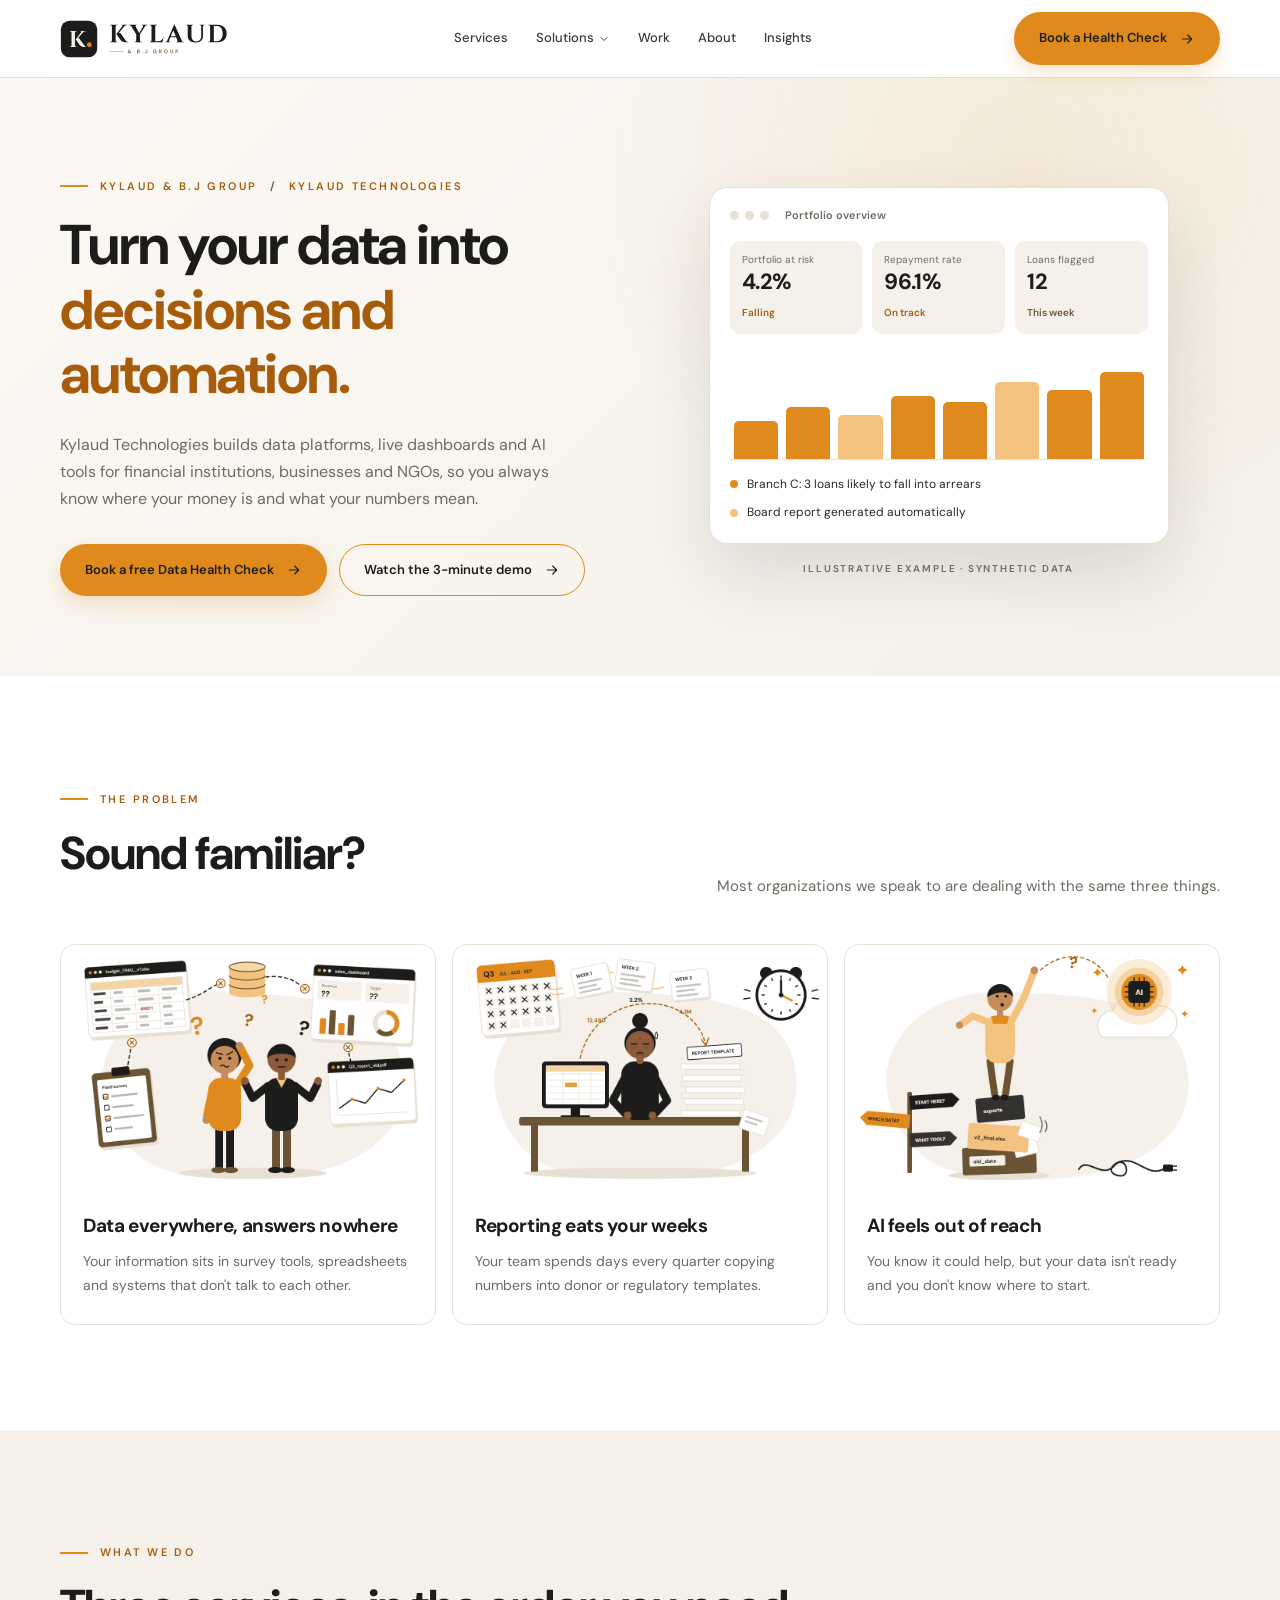
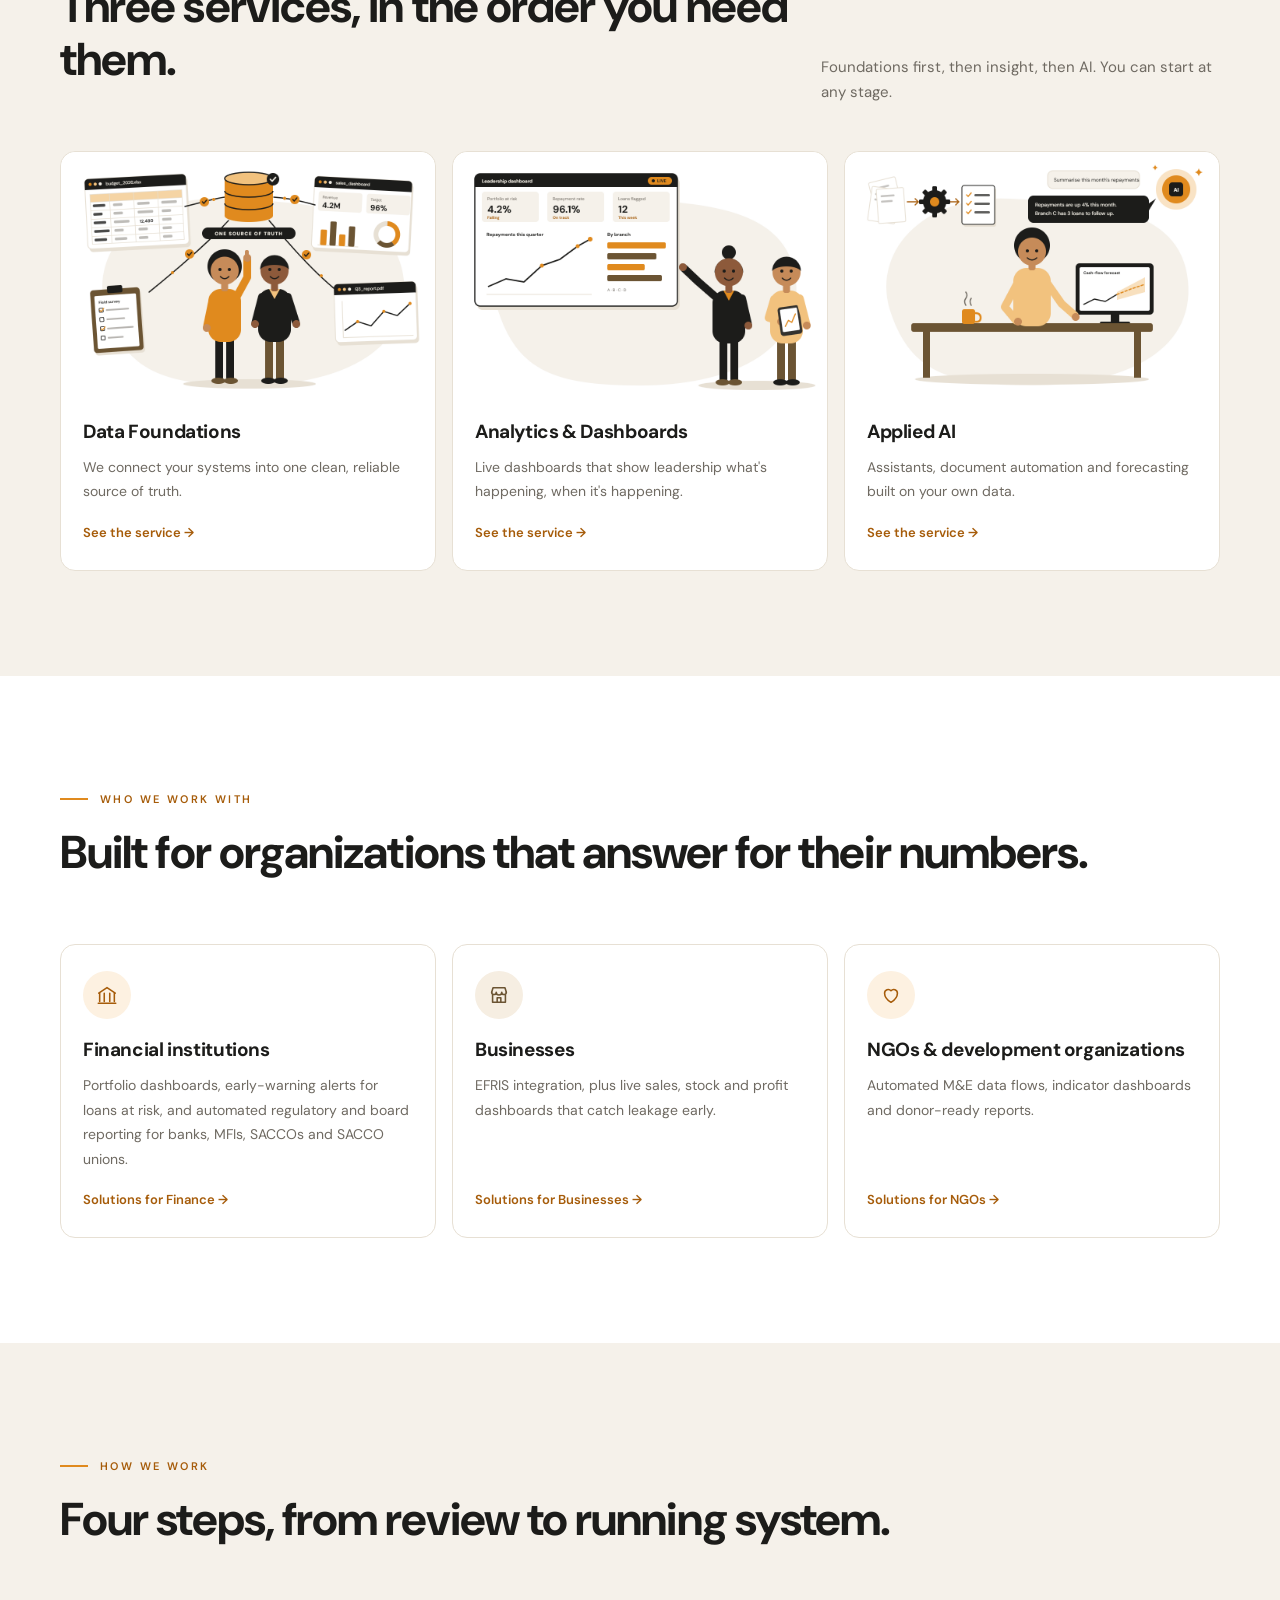
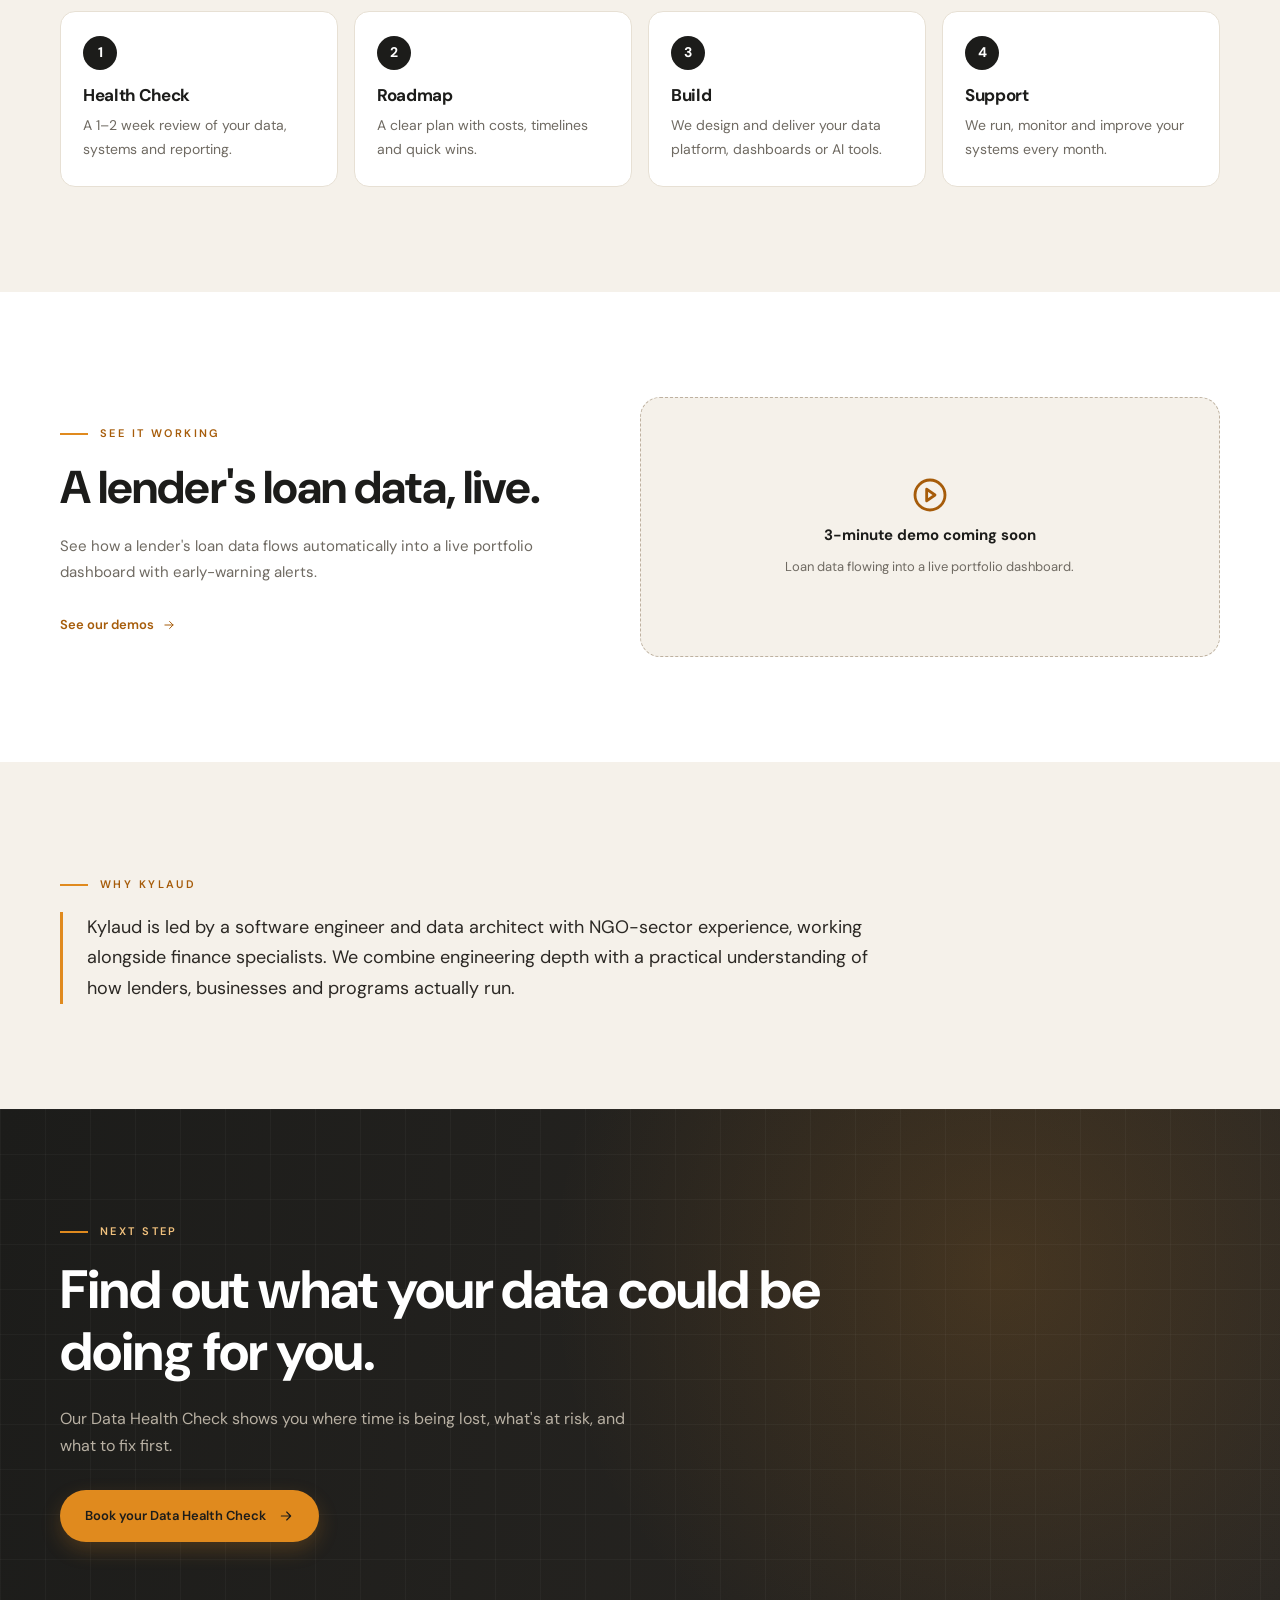
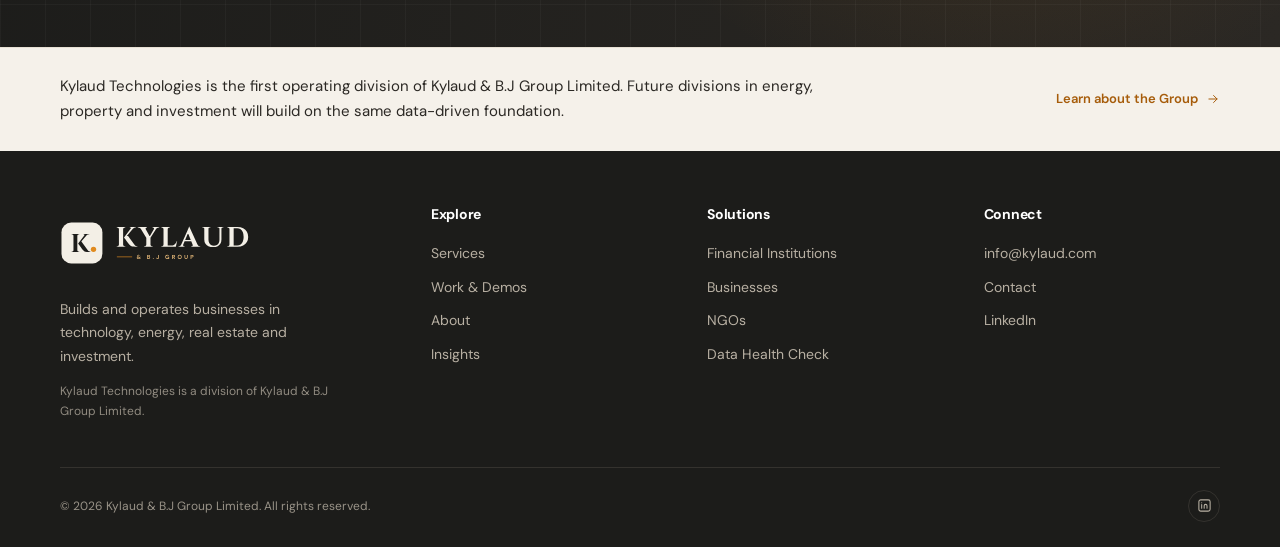
<file: index.html>
<!DOCTYPE html>
<html lang="en">
<head>
  <meta charset="UTF-8" />
  <meta name="viewport" content="width=device-width, initial-scale=1.0" />
  <meta name="description" content="Kylaud & B.J Group builds and operates businesses in technology, energy, real estate and investment. Our first division, Kylaud Technologies, builds data platforms, dashboards and AI tools for financial institutions, businesses and NGOs, starting in Uganda." />
  <title>Kylaud & B.J Group | Data & AI solutions with Kylaud Technologies</title>

  <link rel="preconnect" href="https://fonts.googleapis.com" />
  <link rel="preconnect" href="https://fonts.gstatic.com" crossorigin />
  <link rel="icon" href="images/kylaud-logo-pack/icons/favicon.ico" sizes="any" />
  <link rel="icon" type="image/png" sizes="32x32" href="images/kylaud-logo-pack/icons/kylaud-icon-32.png" />
  <link rel="apple-touch-icon" href="images/kylaud-logo-pack/icons/kylaud-icon-180.png" />
  <meta name="theme-color" content="#1C1C1A" />
  <link href="https://fonts.googleapis.com/css2?family=DM+Sans:wght@400;500;600;700&display=swap" rel="stylesheet" />
  <link href="css/style.css" rel="stylesheet" />
</head>

<body>

  <header class="navbar">
    <div class="container nav-inner">
      <a href="index.html" class="logo" aria-label="Kylaud &amp; B.J Group home">
        <img src="images/kylaud-logo-pack/svg/kylaud-logo-primary.svg" alt="Kylaud &amp; B.J Group" width="203" height="66" />
      </a>

      <nav class="nav-links" id="navLinks" aria-label="Main navigation">
        <a href="services.html">Services</a>
        <div class="nav-dropdown">
          <span class="nav-drop-label" tabindex="0" aria-haspopup="true">Solutions <svg class="chev" viewBox="0 0 24 24"><path d="m6 9 6 6 6-6"/></svg></span>
          <div class="nav-dropdown-menu">
            <a href="finance.html">Financial Institutions</a>
            <a href="businesses.html">Businesses</a>
            <a href="ngos.html">NGOs</a>
          </div>
        </div>
        <a href="work.html">Work</a>
        <a href="about.html">About</a>
        <a href="insights.html">Insights</a>
        <a href="health-check.html" class="btn btn-primary nav-cta-mobile">Book a Health Check</a>
      </nav>

      <a href="health-check.html" class="btn btn-primary nav-cta">Book a Health Check <svg class="icon" viewBox="0 0 24 24"><path d="M5 12h14M13 6l6 6-6 6"/></svg></a>

      <button class="menu-toggle" id="menuToggle" aria-label="Toggle navigation" aria-expanded="false">
        <svg class="icon ic-open" viewBox="0 0 24 24"><path d="M4 7h16M4 12h16M4 17h16"/></svg>
        <svg class="icon ic-close" viewBox="0 0 24 24"><path d="M6 6l12 12M18 6 6 18"/></svg>
      </button>
    </div>
  </header>

  <main>

    <section class="hero" id="home">
      <div class="container hero-inner">
        <div class="hero-copy">
          <div class="eyebrow">Kylaud &amp; B.J Group <span>/</span> Kylaud Technologies</div>

          <h1>
            Turn your data into
            <span class="highlight">decisions and automation.</span>
          </h1>

          <p class="hero-description">
            Kylaud Technologies builds data platforms, live dashboards and AI tools for
            financial institutions, businesses and NGOs, so you always know where your
            money is and what your numbers mean.
          </p>

          <div class="hero-actions">
            <a href="health-check.html" class="btn btn-primary">Book a free Data Health Check <svg class="icon" viewBox="0 0 24 24"><path d="M5 12h14M13 6l6 6-6 6"/></svg></a>
            <a href="work.html#demos" class="btn btn-outline">Watch the 3-minute demo <svg class="icon" viewBox="0 0 24 24"><path d="M5 12h14M13 6l6 6-6 6"/></svg></a>
          </div>
        </div>

        <div class="dash-wrap">
          <div class="dash" role="img" aria-label="Illustrative portfolio dashboard built with synthetic data">
            <div class="dash-top"><span></span><span></span><span></span><em>Portfolio overview</em></div>
            <div class="dash-kpis">
              <div><small>Portfolio at risk</small><strong>4.2%</strong><i class="up">Falling</i></div>
              <div><small>Repayment rate</small><strong>96.1%</strong><i class="up">On track</i></div>
              <div><small>Loans flagged</small><strong>12</strong><i class="down">This week</i></div>
            </div>
            <div class="dash-chart">
              <b style="height:38%"></b><b style="height:52%"></b><b class="alt" style="height:44%"></b><b style="height:64%"></b><b style="height:58%"></b><b class="alt" style="height:78%"></b><b style="height:70%"></b><b style="height:88%"></b>
            </div>
            <ul class="dash-alerts">
              <li><span class="dot warn"></span>Branch C: 3 loans likely to fall into arrears</li>
              <li><span class="dot"></span>Board report generated automatically</li>
            </ul>
          </div>
          <div class="dash-caption">Illustrative example &middot; synthetic data</div>
        </div>
      </div>
    </section>

    <section class="section">
      <div class="container">
        <div class="section-heading-row" style="">
          <div>
            <div class="section-label">The problem</div>
            <h2 class="section-title">Sound familiar?</h2>
          </div>
          <p class="section-description">Most organizations we speak to are dealing with the same three things.</p>
        </div>
        <div class="services-grid cols-3">
          <article class="service-card compact">
            <img class="card-img" src="images/website_images/Data%20everywhere%2C%20answers%20nowhere.png" alt="Two people puzzled by disconnected spreadsheets, a survey form, a dashboard and a database, all marked with question marks" width="960" height="640" loading="lazy" />
            <h3>Data everywhere, answers nowhere</h3>
            <p>Your information sits in survey tools, spreadsheets and systems that don't talk to each other.</p>
          </article>
          <article class="service-card alt compact">
            <img class="card-img" src="images/website_images/Reporting%20eats%20your%20weeks.png" alt="A tired employee at a desk beside a full quarter calendar, weekly reports and a report template, with a clock running" width="960" height="640" loading="lazy" />
            <h3>Reporting eats your weeks</h3>
            <p>Your team spends days every quarter copying numbers into donor or regulatory templates.</p>
          </article>
          <article class="service-card compact">
            <img class="card-img" src="images/website_images/AI%20feels%20out%20of%20reach.png" alt="A person standing on a pile of old data files, reaching up toward an AI chip in a cloud, with signposts asking which data and what tool" width="960" height="640" loading="lazy" />
            <h3>AI feels out of reach</h3>
            <p>You know it could help, but your data isn't ready and you don't know where to start.</p>
          </article>
        </div>
      </div>
    </section>

    <section class="section services">
      <div class="container">
        <div class="section-heading-row" style="">
          <div>
            <div class="section-label">What we do</div>
            <h2 class="section-title">Three services, in the order you need them.</h2>
          </div>
          <p class="section-description">Foundations first, then insight, then AI. You can start at any stage.</p>
        </div>
        <div class="services-grid cols-3">
          <a class="service-card compact" href="services.html#foundations">
            <img class="card-img" src="images/website_images/Data%20Foundations.png" alt="Spreadsheet, survey, dashboard and report all connected to one database labelled one source of truth" width="960" height="640" loading="lazy" />
            <h3>Data Foundations</h3>
            <p>We connect your systems into one clean, reliable source of truth.</p>
            <div class="card-link">See the service &rarr;</div>
          </a>
          <a class="service-card alt compact" href="services.html#analytics">
            <img class="card-img" src="images/website_images/Analytics%20%26%20Dashboards.png" alt="Two colleagues presenting a live leadership dashboard showing portfolio at risk, repayment rate and loans by branch" width="960" height="640" loading="lazy" />
            <h3>Analytics &amp; Dashboards</h3>
            <p>Live dashboards that show leadership what's happening, when it's happening.</p>
            <div class="card-link">See the service &rarr;</div>
          </a>
          <a class="service-card compact" href="services.html#ai">
            <img class="card-img" src="images/website_images/Applied%20AI.png" alt="A person at a desk with an AI assistant summarising repayments, a cash-flow forecast, and documents flowing through automation into a checklist" width="960" height="640" loading="lazy" />
            <h3>Applied AI</h3>
            <p>Assistants, document automation and forecasting built on your own data.</p>
            <div class="card-link">See the service &rarr;</div>
          </a>
        </div>
      </div>
    </section>

    <section class="section">
      <div class="container">
        <div class="section-heading-row" style="">
          <div>
            <div class="section-label">Who we work with</div>
            <h2 class="section-title">Built for organizations that answer for their numbers.</h2>
          </div>
          
        </div>
        <div class="services-grid cols-3">
          <a class="service-card compact" href="finance.html">
            <div class="service-icon"><svg class="icon" viewBox="0 0 24 24"><path d="M3 10 12 4l9 6"/><path d="M4 10v9M9 10v9M15 10v9M20 10v9"/><path d="M2.5 21h19"/></svg></div>
            <h3>Financial institutions</h3>
            <p>Portfolio dashboards, early-warning alerts for loans at risk, and automated regulatory and board reporting for banks, MFIs, SACCOs and SACCO unions.</p>
            <div class="card-link">Solutions for Finance &rarr;</div>
          </a>
          <a class="service-card alt compact" href="businesses.html">
            <div class="service-icon"><svg class="icon" viewBox="0 0 24 24"><path d="M4 9l1.5-5h13L20 9"/><path d="M4 9a2.5 2.5 0 0 0 5 0 2.5 2.5 0 0 0 6 0 2.5 2.5 0 0 0 5 0"/><path d="M5 12v8h14v-8M10 20v-5h4v5"/></svg></div>
            <h3>Businesses</h3>
            <p>EFRIS integration, plus live sales, stock and profit dashboards that catch leakage early.</p>
            <div class="card-link">Solutions for Businesses &rarr;</div>
          </a>
          <a class="service-card compact" href="ngos.html">
            <div class="service-icon"><svg class="icon" viewBox="0 0 24 24"><path d="M12 20s-7-4.4-7-10a4 4 0 0 1 7-2.6A4 4 0 0 1 19 10c0 5.6-7 10-7 10Z"/></svg></div>
            <h3>NGOs &amp; development organizations</h3>
            <p>Automated M&amp;E data flows, indicator dashboards and donor-ready reports.</p>
            <div class="card-link">Solutions for NGOs &rarr;</div>
          </a>
        </div>
      </div>
    </section>

    <section class="section services">
      <div class="container">
        <div class="section-heading-row" style="">
          <div>
            <div class="section-label">How we work</div>
            <h2 class="section-title">Four steps, from review to running system.</h2>
          </div>
          
        </div>
        <div class="steps">
          <div class="step"><div class="step-number">1</div><h3>Health Check</h3><p>A 1&ndash;2 week review of your data, systems and reporting.</p></div>
          <div class="step"><div class="step-number">2</div><h3>Roadmap</h3><p>A clear plan with costs, timelines and quick wins.</p></div>
          <div class="step"><div class="step-number">3</div><h3>Build</h3><p>We design and deliver your data platform, dashboards or AI tools.</p></div>
          <div class="step"><div class="step-number">4</div><h3>Support</h3><p>We run, monitor and improve your systems every month.</p></div>
        </div>
      </div>
    </section>

    <section class="section">
      <div class="container about-grid">
        <div class="about-copy">
          <div class="section-label">See it working</div>
          <h2 class="section-title">A lender's loan data, live.</h2>
          <p>See how a lender's loan data flows automatically into a live portfolio dashboard with early-warning alerts.</p>
          <a href="work.html#demos" class="text-link">See our demos <svg class="icon" viewBox="0 0 24 24"><path d="M5 12h14M13 6l6 6-6 6"/></svg></a>
        </div>
        <div class="video-slot"><svg class="icon" viewBox="0 0 24 24"><circle cx="12" cy="12" r="9"/><path d="m10 8.5 5 3.5-5 3.5Z"/></svg><strong>3-minute demo coming soon</strong><span>Loan data flowing into a live portfolio dashboard.</span></div>
      </div>
    </section>

    <section class="section services">
      <div class="container">
        <div class="section-label">Why Kylaud</div>
        <p class="founder">
          Kylaud is led by a software engineer and data architect with NGO-sector experience,
          working alongside finance specialists. We combine engineering depth with a practical
          understanding of how lenders, businesses and programs actually run.
        </p>
      </div>
    </section>

    <section class="section vision">
      <div class="container">
        <div class="vision-inner">
          <div class="section-label">Next step</div>
          <h2>Find out what your data could be doing for you.</h2>
          <p>Our Data Health Check shows you where time is being lost, what's at risk, and what to fix first.</p>
          <div class="vision-actions"><a href="health-check.html" class="btn btn-primary">Book your Data Health Check <svg class="icon" viewBox="0 0 24 24"><path d="M5 12h14M13 6l6 6-6 6"/></svg></a></div>
        </div>
      </div>
    </section>

  </main>

    <div class="roadmap-strip">
      <div class="container">
        <p>Kylaud Technologies is the first operating division of Kylaud &amp; B.J Group Limited. Future divisions in energy, property and investment will build on the same data-driven foundation.</p>
        <a href="about.html#roadmap" class="text-link">Learn about the Group <svg class="icon" viewBox="0 0 24 24"><path d="M5 12h14M13 6l6 6-6 6"/></svg></a>
      </div>
    </div>

  <footer class="footer">
    <div class="container">

      <div class="footer-grid">
        <div class="footer-brand">
          <a href="index.html" class="logo" aria-label="Kylaud &amp; B.J Group home">
            <img src="images/kylaud-logo-pack/svg/kylaud-logo-reversed.svg" alt="Kylaud &amp; B.J Group" width="228" height="74" />
          </a>
          <p class="footer-description">
            Builds and operates businesses in technology, energy, real estate and investment.
          </p>
          <p class="footer-legal">Kylaud Technologies is a division of Kylaud &amp; B.J Group Limited.</p>
        </div>

        <div>
          <h4>Explore</h4>
          <div class="footer-links">
            <a href="services.html">Services</a>
            <a href="work.html">Work &amp; Demos</a>
            <a href="about.html">About</a>
            <a href="insights.html">Insights</a>
          </div>
        </div>

        <div>
          <h4>Solutions</h4>
          <div class="footer-links">
            <a href="finance.html">Financial Institutions</a>
            <a href="businesses.html">Businesses</a>
            <a href="ngos.html">NGOs</a>
            <a href="health-check.html">Data Health Check</a>
          </div>
        </div>

        <div>
          <h4>Connect</h4>
          <div class="footer-links">
            <a href="mailto:info@kylaud.com">info@kylaud.com</a>
            <a href="contact.html">Contact</a>
            <a href="https://www.linkedin.com/company/kylaud" target="_blank" rel="noopener">LinkedIn</a>
          </div>
        </div>
      </div>

      <div class="footer-bottom">
        <p>&copy; <span id="year"></span> Kylaud &amp; B.J Group Limited. All rights reserved.</p>

        <div class="footer-socials">
          <a href="https://www.linkedin.com/company/kylaud" target="_blank" rel="noopener" aria-label="LinkedIn">
            <svg class="icon" viewBox="0 0 24 24"><rect x="3" y="3" width="18" height="18" rx="3"/><path d="M7.5 10.5v6M7.5 7.6v.1M11.5 16.5v-4c0-1.4 1-2.3 2.2-2.3 1.3 0 2.3.9 2.3 2.3v4"/></svg>
          </a>
        </div>
      </div>
    </div>
  </footer>

  <script src="js/main.js"></script>

</body>
</html>
</file>
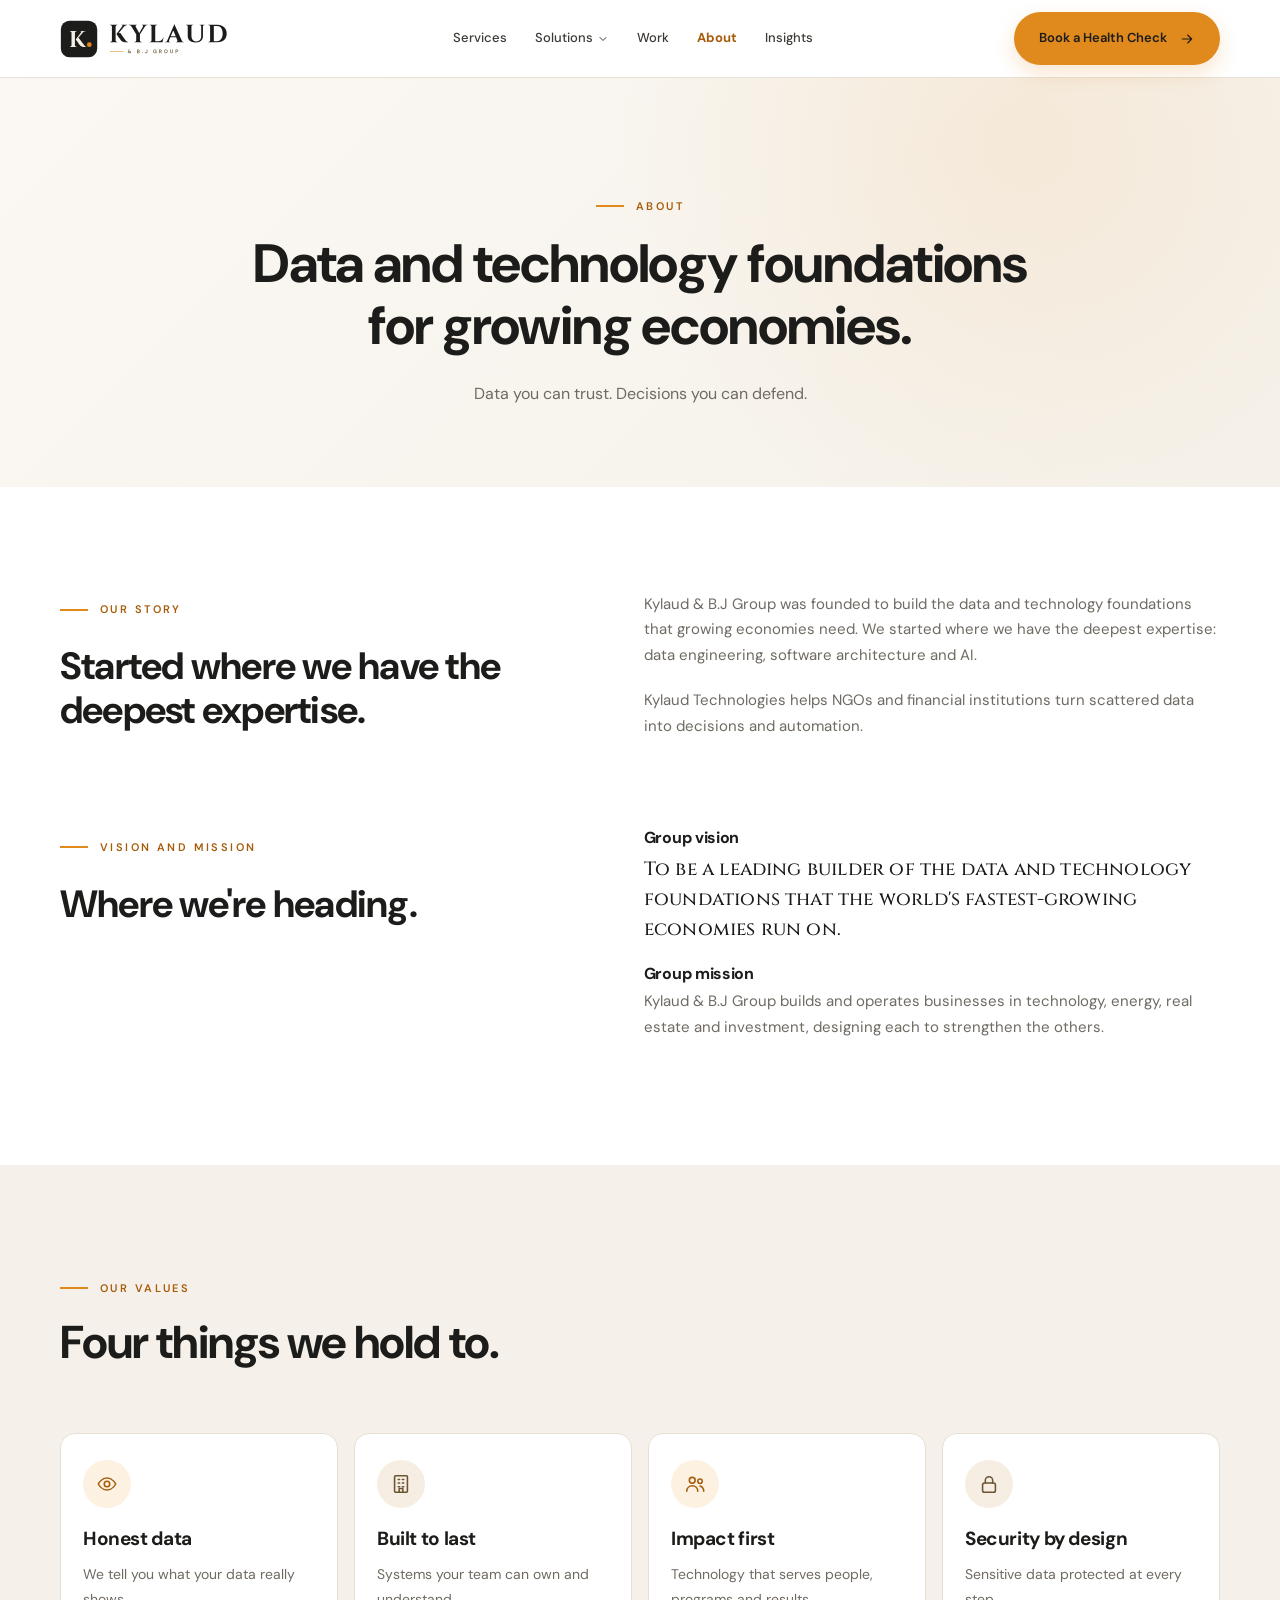
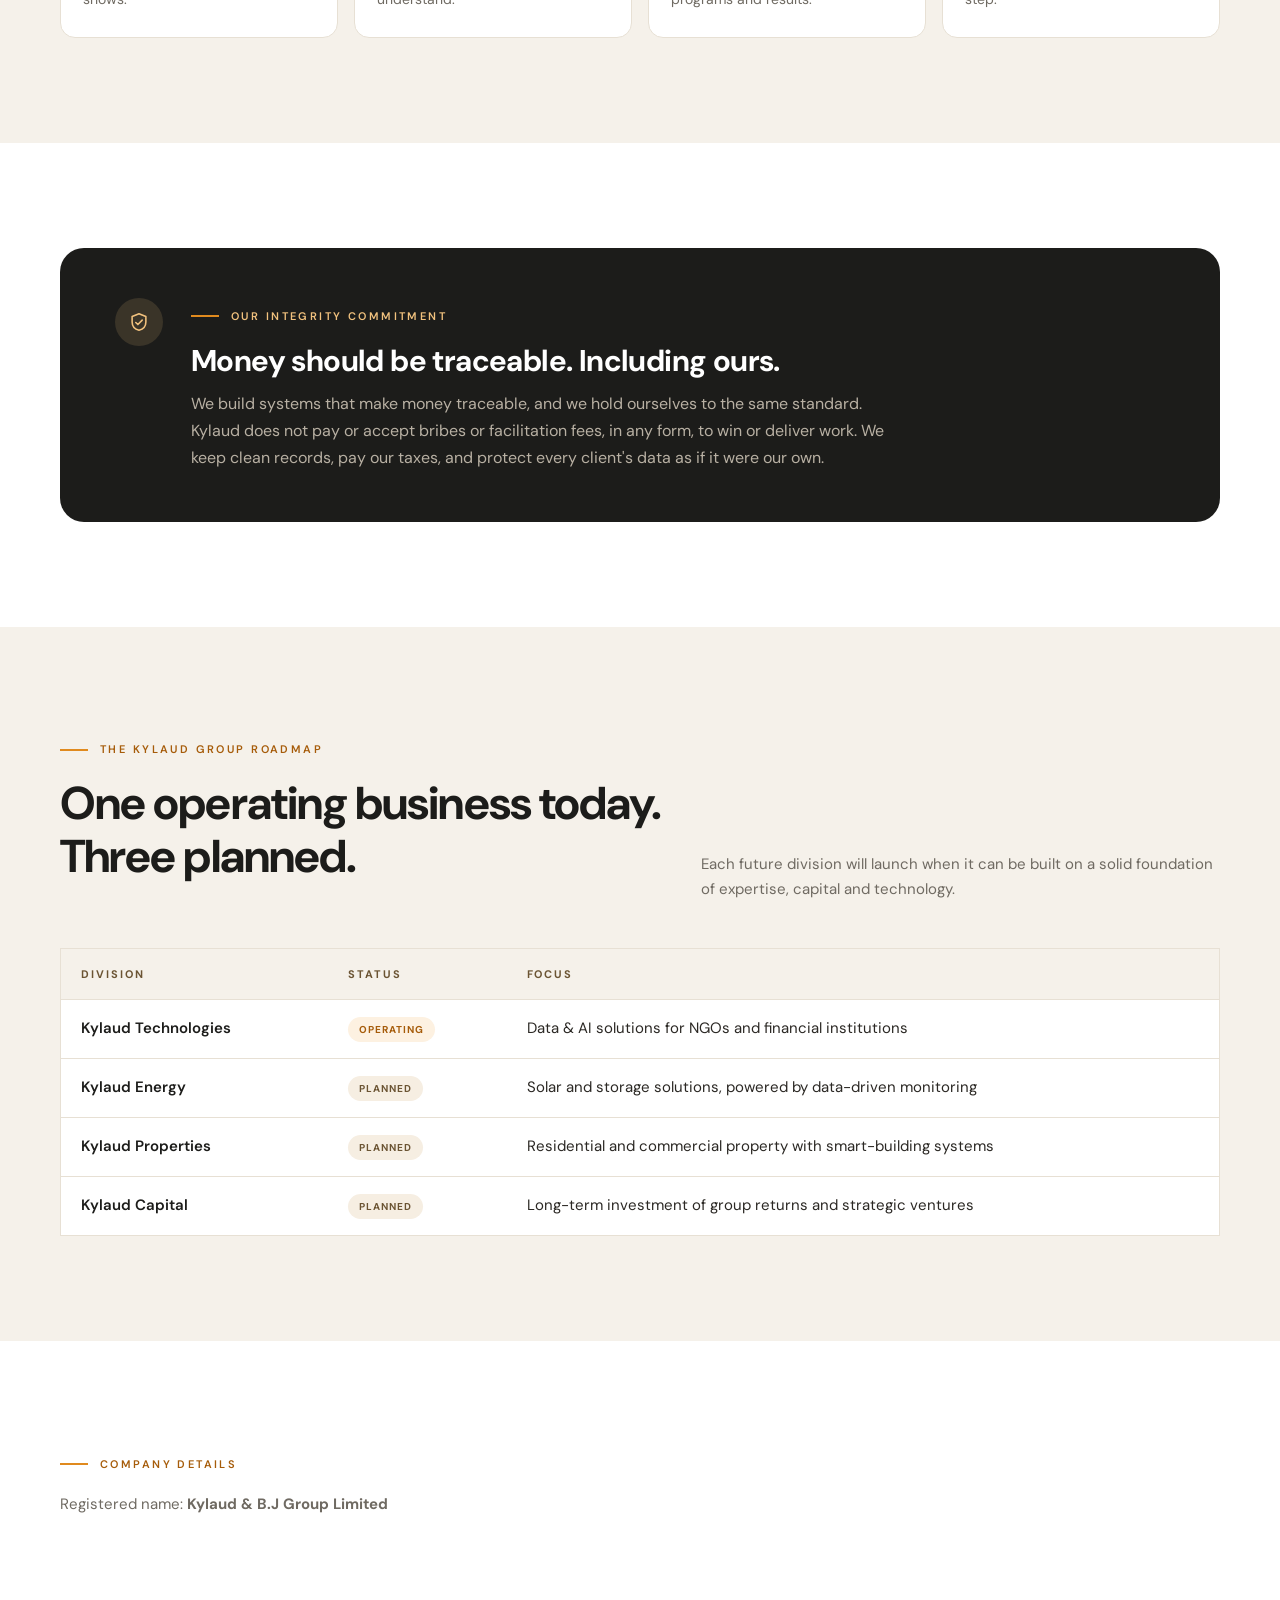
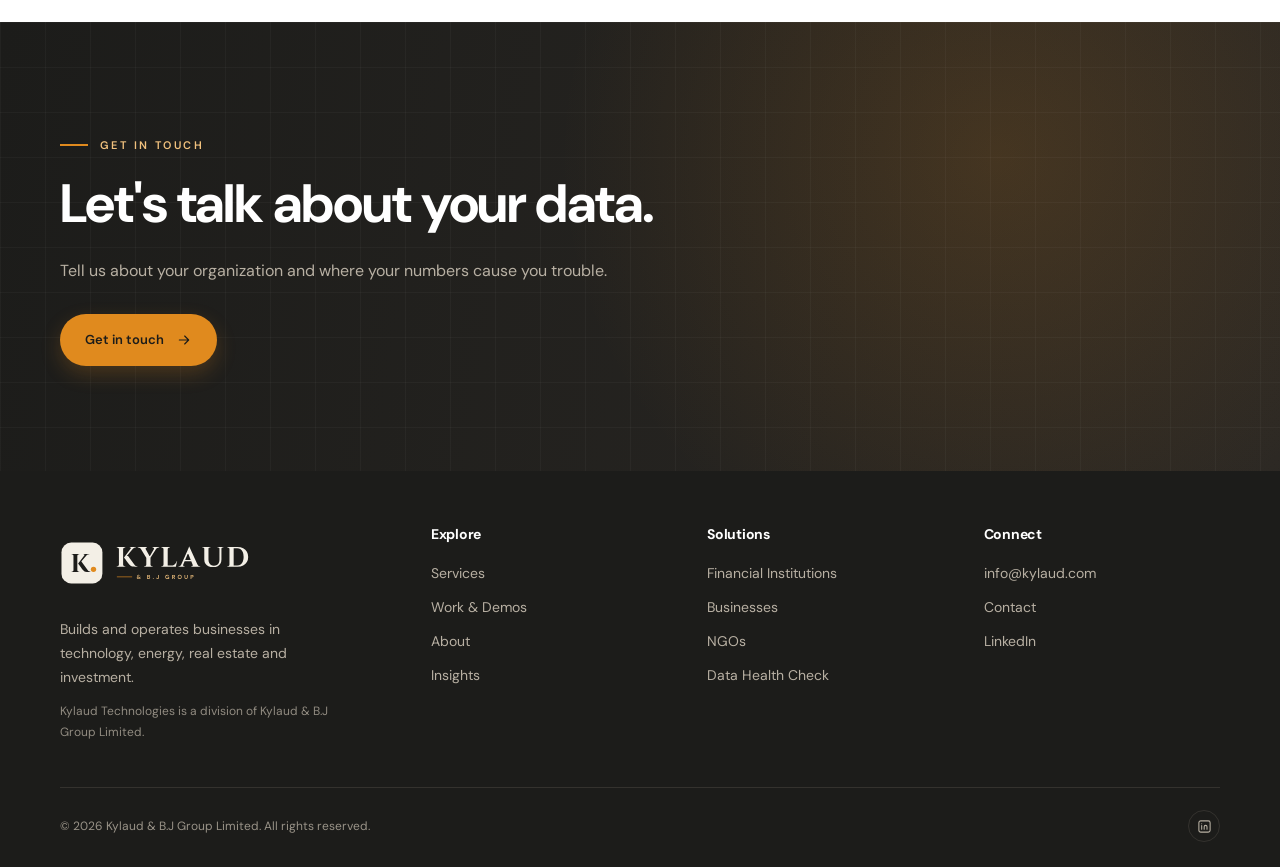
<file: about.html>
<!DOCTYPE html>
<html lang="en">
<head>
  <meta charset="UTF-8" />
  <meta name="viewport" content="width=device-width, initial-scale=1.0" />
  <meta name="description" content="Kylaud & B.J Group builds the data and technology foundations that growing economies need. Our story, values, integrity commitment and group roadmap." />
  <title>About | Kylaud & B.J Group</title>

  <link rel="preconnect" href="https://fonts.googleapis.com" />
  <link rel="preconnect" href="https://fonts.gstatic.com" crossorigin />
  <link rel="icon" href="images/kylaud-logo-pack/icons/favicon.ico" sizes="any" />
  <link rel="icon" type="image/png" sizes="32x32" href="images/kylaud-logo-pack/icons/kylaud-icon-32.png" />
  <link rel="apple-touch-icon" href="images/kylaud-logo-pack/icons/kylaud-icon-180.png" />
  <meta name="theme-color" content="#1C1C1A" />
  <link href="https://fonts.googleapis.com/css2?family=DM+Sans:wght@400;500;600;700&family=Cinzel:wght@500;600&display=swap" rel="stylesheet" />
  <link href="css/style.css" rel="stylesheet" />
</head>

<body>

  <header class="navbar">
    <div class="container nav-inner">
      <a href="index.html" class="logo" aria-label="Kylaud &amp; B.J Group home">
        <img src="images/kylaud-logo-pack/svg/kylaud-logo-primary.svg" alt="Kylaud &amp; B.J Group" width="203" height="66" />
      </a>

      <nav class="nav-links" id="navLinks" aria-label="Main navigation">
        <a href="services.html">Services</a>
        <div class="nav-dropdown">
          <span class="nav-drop-label" tabindex="0" aria-haspopup="true">Solutions <svg class="chev" viewBox="0 0 24 24"><path d="m6 9 6 6 6-6"/></svg></span>
          <div class="nav-dropdown-menu">
            <a href="finance.html">Financial Institutions</a>
            <a href="businesses.html">Businesses</a>
            <a href="ngos.html">NGOs</a>
          </div>
        </div>
        <a href="work.html">Work</a>
        <a href="about.html" class="active">About</a>
        <a href="insights.html">Insights</a>
        <a href="health-check.html" class="btn btn-primary nav-cta-mobile">Book a Health Check</a>
      </nav>

      <a href="health-check.html" class="btn btn-primary nav-cta">Book a Health Check <svg class="icon" viewBox="0 0 24 24"><path d="M5 12h14M13 6l6 6-6 6"/></svg></a>

      <button class="menu-toggle" id="menuToggle" aria-label="Toggle navigation" aria-expanded="false">
        <svg class="icon ic-open" viewBox="0 0 24 24"><path d="M4 7h16M4 12h16M4 17h16"/></svg>
        <svg class="icon ic-close" viewBox="0 0 24 24"><path d="M6 6l12 12M18 6 6 18"/></svg>
      </button>
    </div>
  </header>

  <main>

    <section class="page-hero">
      <div class="container">
        <div class="eyebrow">About</div>
        <h1>Data and technology foundations for growing economies.</h1>
        <p>Data you can trust. Decisions you can defend.</p>
        
      </div>
    </section>

    <section class="section">
      <div class="container">
        <div class="split">
          <div>
            <div class="section-label">Our story</div>
            <h2>Started where we have the deepest expertise.</h2>
          </div>
          <div>
            <p class="lead">Kylaud &amp; B.J Group was founded to build the data and technology foundations that growing economies need. We started where we have the deepest expertise: data engineering, software architecture and AI.</p>
            <p class="lead">Kylaud Technologies helps NGOs and financial institutions turn scattered data into decisions and automation.</p>
          </div>
        </div>

        <div class="split">
          <div>
            <div class="section-label">Vision and mission</div>
            <h2>Where we're heading.</h2>
          </div>
          <div>
            <h4 style="margin-bottom:6px;">Group vision</h4>
            <p class="lead formal">To be a leading builder of the data and technology foundations that the world's fastest-growing economies run on.</p>
            <h4 style="margin-bottom:6px;">Group mission</h4>
            <p class="lead">Kylaud &amp; B.J Group builds and operates businesses in technology, energy, real estate and investment, designing each to strengthen the others.</p>
          </div>
        </div>
      </div>
    </section>

    <section class="section services">
      <div class="container">
        <div class="section-heading-row" style="">
          <div>
            <div class="section-label">Our values</div>
            <h2 class="section-title">Four things we hold to.</h2>
          </div>
          
        </div>
        <div class="services-grid">
          <article class="service-card compact">
            <div class="service-icon"><svg class="icon" viewBox="0 0 24 24"><path d="M2.5 12S6 5.5 12 5.5 21.5 12 21.5 12 18 18.5 12 18.5 2.5 12 2.5 12Z"/><circle cx="12" cy="12" r="3"/></svg></div>
            <h3>Honest data</h3>
            <p>We tell you what your data really shows.</p>
          </article>
          <article class="service-card alt compact">
            <div class="service-icon"><svg class="icon" viewBox="0 0 24 24"><rect x="5" y="3" width="14" height="18" rx="1"/><path d="M9 7h1.5M13.5 7H15M9 11h1.5M13.5 11H15M9 15h1.5M13.5 15H15"/><path d="M10 21v-4h4v4"/></svg></div>
            <h3>Built to last</h3>
            <p>Systems your team can own and understand.</p>
          </article>
          <article class="service-card compact">
            <div class="service-icon"><svg class="icon" viewBox="0 0 24 24"><circle cx="9" cy="8" r="3.2"/><path d="M3 20c0-3.6 2.7-6 6-6s6 2.4 6 6"/><circle cx="17.5" cy="9" r="2.4"/><path d="M21.5 20c0-2.8-1.7-5-4-5.7"/></svg></div>
            <h3>Impact first</h3>
            <p>Technology that serves people, programs and results.</p>
          </article>
          <article class="service-card alt compact">
            <div class="service-icon"><svg class="icon" viewBox="0 0 24 24"><rect x="5" y="11" width="14" height="10" rx="2"/><path d="M8 11V8a4 4 0 0 1 8 0v3"/></svg></div>
            <h3>Security by design</h3>
            <p>Sensitive data protected at every step.</p>
          </article>
        </div>
      </div>
    </section>

    <section class="section">
      <div class="container">
        <div class="integrity">
          <div class="service-icon"><svg class="icon" viewBox="0 0 24 24"><path d="M12 3 4.5 6v6c0 5 3.5 8 7.5 9 4-1 7.5-4 7.5-9V6L12 3Z"/><path d="m8.5 12.5 2.3 2.3 4.7-4.8"/></svg></div>
          <div>
            <div class="section-label">Our integrity commitment</div>
            <h2>Money should be traceable. Including ours.</h2>
            <p>We build systems that make money traceable, and we hold ourselves to the same standard. Kylaud does not pay or accept bribes or facilitation fees, in any form, to win or deliver work. We keep clean records, pay our taxes, and protect every client's data as if it were our own.</p>
          </div>
        </div>
      </div>
    </section>

    <section class="section services" id="roadmap">
      <div class="container">
        <div class="section-heading-row" style="">
          <div>
            <div class="section-label">The Kylaud Group roadmap</div>
            <h2 class="section-title">One operating business today. Three planned.</h2>
          </div>
          <p class="section-description">Each future division will launch when it can be built on a solid foundation of expertise, capital and technology.</p>
        </div>
        <table class="data-table">
          <thead><tr><th>Division</th><th>Status</th><th>Focus</th></tr></thead>
          <tbody>
            <tr><td>Kylaud Technologies</td><td><span class="badge live">Operating</span></td><td>Data &amp; AI solutions for NGOs and financial institutions</td></tr>
            <tr><td>Kylaud Energy</td><td><span class="badge">Planned</span></td><td>Solar and storage solutions, powered by data-driven monitoring</td></tr>
            <tr><td>Kylaud Properties</td><td><span class="badge">Planned</span></td><td>Residential and commercial property with smart-building systems</td></tr>
            <tr><td>Kylaud Capital</td><td><span class="badge">Planned</span></td><td>Long-term investment of group returns and strategic ventures</td></tr>
          </tbody>
        </table>
      </div>
    </section>

    <section class="section">
      <div class="container">
        <div class="section-label">Company details</div>
        <p class="section-description" style="max-width:none;">Registered name: <strong>Kylaud &amp; B.J Group Limited</strong></p>
        <!-- TODO: add registration number and registered address once confirmed -->
      </div>
    </section>

    <section class="section vision">
      <div class="container">
        <div class="vision-inner">
          <div class="section-label">Get in touch</div>
          <h2>Let's talk about your data.</h2>
          <p>Tell us about your organization and where your numbers cause you trouble.</p>
          <div class="vision-actions"><a href="contact.html" class="btn btn-primary">Get in touch <svg class="icon" viewBox="0 0 24 24"><path d="M5 12h14M13 6l6 6-6 6"/></svg></a></div>
        </div>
      </div>
    </section>

  </main>

  <footer class="footer">
    <div class="container">

      <div class="footer-grid">
        <div class="footer-brand">
          <a href="index.html" class="logo" aria-label="Kylaud &amp; B.J Group home">
            <img src="images/kylaud-logo-pack/svg/kylaud-logo-reversed.svg" alt="Kylaud &amp; B.J Group" width="228" height="74" />
          </a>
          <p class="footer-description">
            Builds and operates businesses in technology, energy, real estate and investment.
          </p>
          <p class="footer-legal">Kylaud Technologies is a division of Kylaud &amp; B.J Group Limited.</p>
        </div>

        <div>
          <h4>Explore</h4>
          <div class="footer-links">
            <a href="services.html">Services</a>
            <a href="work.html">Work &amp; Demos</a>
            <a href="about.html">About</a>
            <a href="insights.html">Insights</a>
          </div>
        </div>

        <div>
          <h4>Solutions</h4>
          <div class="footer-links">
            <a href="finance.html">Financial Institutions</a>
            <a href="businesses.html">Businesses</a>
            <a href="ngos.html">NGOs</a>
            <a href="health-check.html">Data Health Check</a>
          </div>
        </div>

        <div>
          <h4>Connect</h4>
          <div class="footer-links">
            <a href="mailto:info@kylaud.com">info@kylaud.com</a>
            <a href="contact.html">Contact</a>
            <a href="https://www.linkedin.com/company/kylaud" target="_blank" rel="noopener">LinkedIn</a>
          </div>
        </div>
      </div>

      <div class="footer-bottom">
        <p>&copy; <span id="year"></span> Kylaud &amp; B.J Group Limited. All rights reserved.</p>

        <div class="footer-socials">
          <a href="https://www.linkedin.com/company/kylaud" target="_blank" rel="noopener" aria-label="LinkedIn">
            <svg class="icon" viewBox="0 0 24 24"><rect x="3" y="3" width="18" height="18" rx="3"/><path d="M7.5 10.5v6M7.5 7.6v.1M11.5 16.5v-4c0-1.4 1-2.3 2.2-2.3 1.3 0 2.3.9 2.3 2.3v4"/></svg>
          </a>
        </div>
      </div>
    </div>
  </footer>

  <script src="js/main.js"></script>

</body>
</html>
</file>
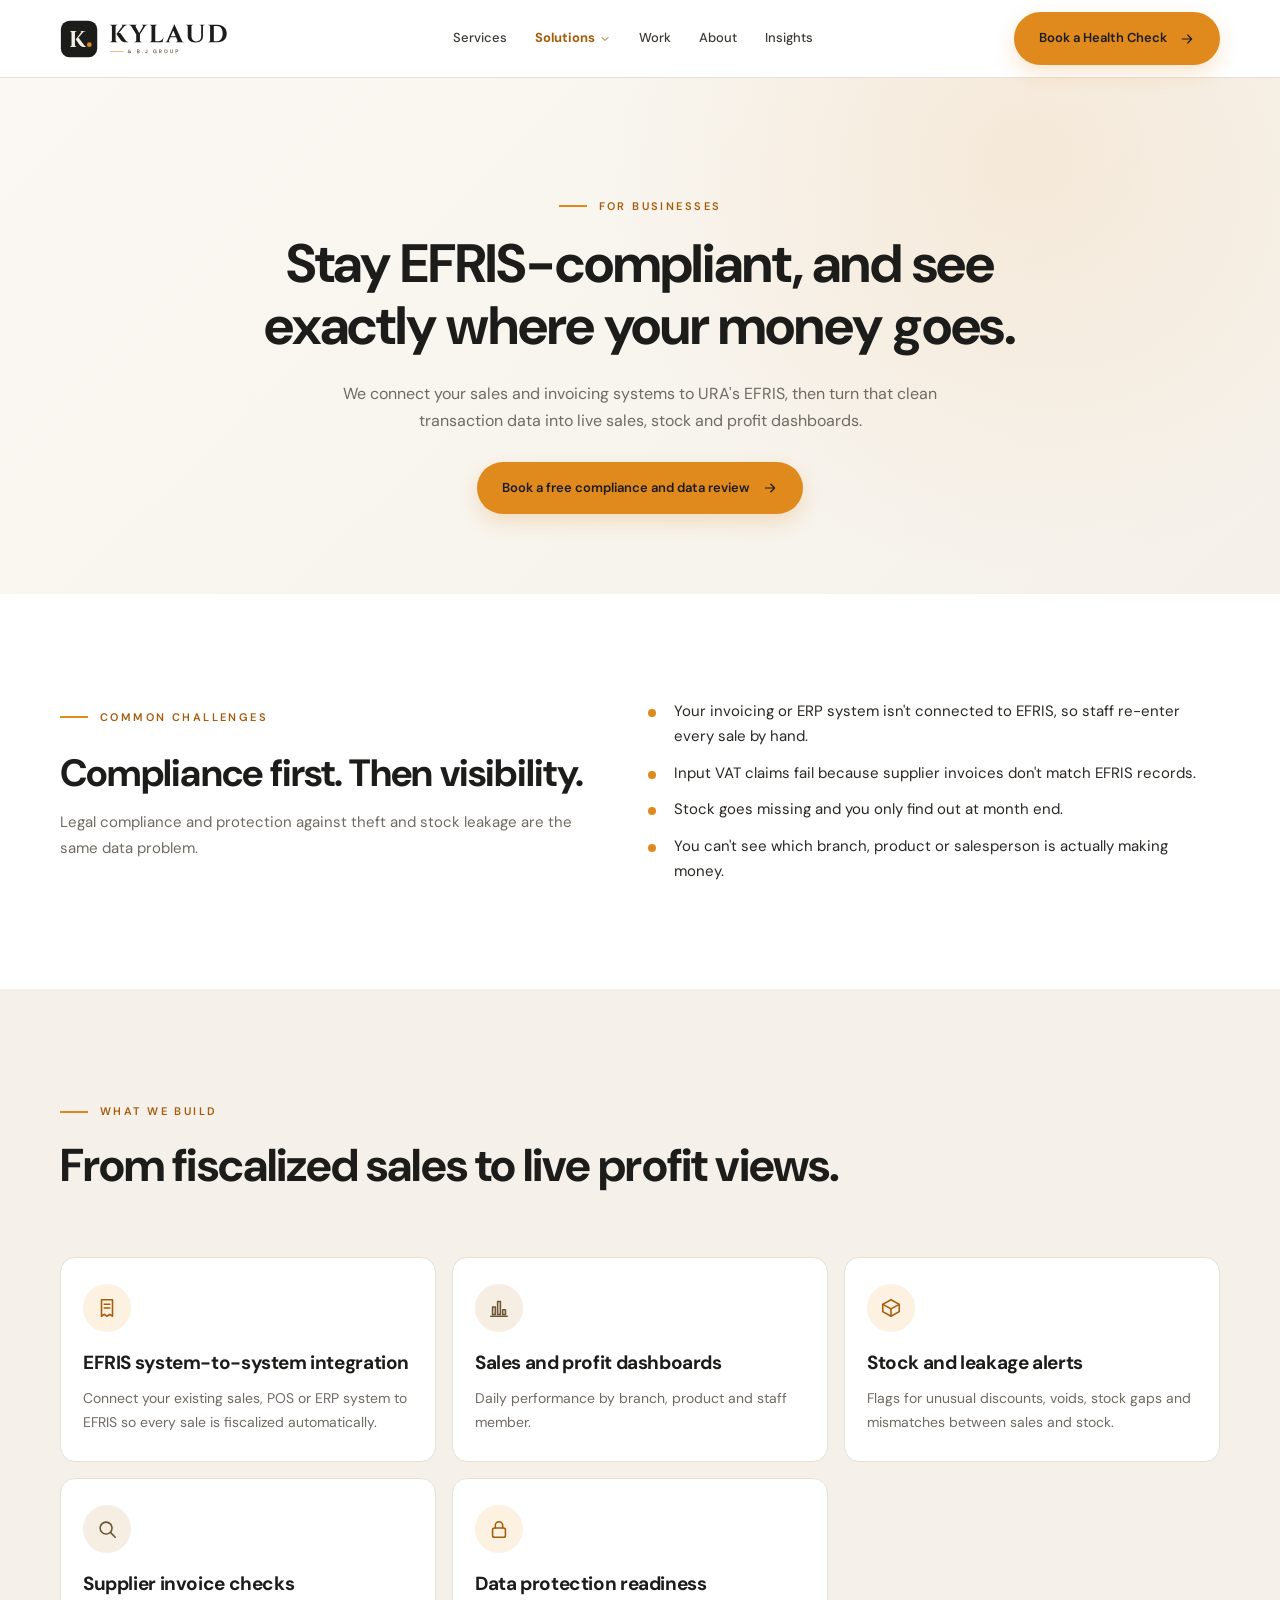
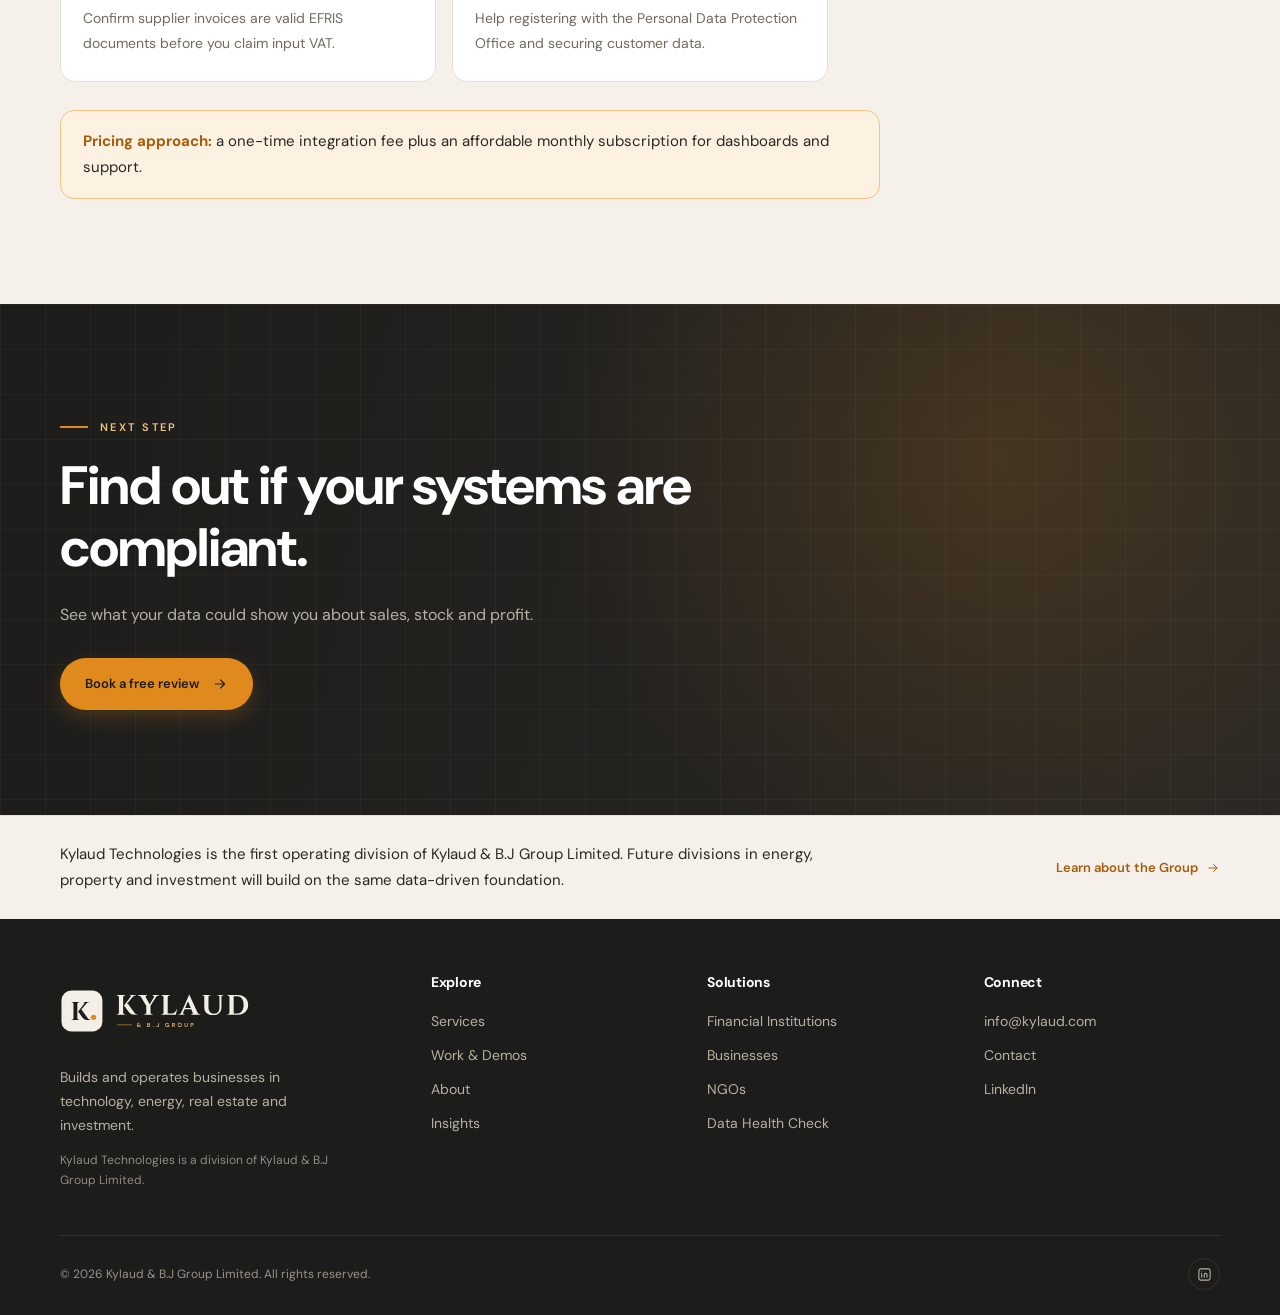
<file: businesses.html>
<!DOCTYPE html>
<html lang="en">
<head>
  <meta charset="UTF-8" />
  <meta name="viewport" content="width=device-width, initial-scale=1.0" />
  <meta name="description" content="EFRIS system-to-system integration plus live sales, stock and profit dashboards for medium and large businesses in Uganda." />
  <title>For Businesses | Kylaud Technologies · Kylaud & B.J Group</title>

  <link rel="preconnect" href="https://fonts.googleapis.com" />
  <link rel="preconnect" href="https://fonts.gstatic.com" crossorigin />
  <link rel="icon" href="images/kylaud-logo-pack/icons/favicon.ico" sizes="any" />
  <link rel="icon" type="image/png" sizes="32x32" href="images/kylaud-logo-pack/icons/kylaud-icon-32.png" />
  <link rel="apple-touch-icon" href="images/kylaud-logo-pack/icons/kylaud-icon-180.png" />
  <meta name="theme-color" content="#1C1C1A" />
  <link href="https://fonts.googleapis.com/css2?family=DM+Sans:wght@400;500;600;700&display=swap" rel="stylesheet" />
  <link href="css/style.css" rel="stylesheet" />
</head>

<body>

  <header class="navbar">
    <div class="container nav-inner">
      <a href="index.html" class="logo" aria-label="Kylaud &amp; B.J Group home">
        <img src="images/kylaud-logo-pack/svg/kylaud-logo-primary.svg" alt="Kylaud &amp; B.J Group" width="203" height="66" />
      </a>

      <nav class="nav-links" id="navLinks" aria-label="Main navigation">
        <a href="services.html">Services</a>
        <div class="nav-dropdown active">
          <span class="nav-drop-label" tabindex="0" aria-haspopup="true">Solutions <svg class="chev" viewBox="0 0 24 24"><path d="m6 9 6 6 6-6"/></svg></span>
          <div class="nav-dropdown-menu">
            <a href="finance.html">Financial Institutions</a>
            <a href="businesses.html" class="active">Businesses</a>
            <a href="ngos.html">NGOs</a>
          </div>
        </div>
        <a href="work.html">Work</a>
        <a href="about.html">About</a>
        <a href="insights.html">Insights</a>
        <a href="health-check.html" class="btn btn-primary nav-cta-mobile">Book a Health Check</a>
      </nav>

      <a href="health-check.html" class="btn btn-primary nav-cta">Book a Health Check <svg class="icon" viewBox="0 0 24 24"><path d="M5 12h14M13 6l6 6-6 6"/></svg></a>

      <button class="menu-toggle" id="menuToggle" aria-label="Toggle navigation" aria-expanded="false">
        <svg class="icon ic-open" viewBox="0 0 24 24"><path d="M4 7h16M4 12h16M4 17h16"/></svg>
        <svg class="icon ic-close" viewBox="0 0 24 24"><path d="M6 6l12 12M18 6 6 18"/></svg>
      </button>
    </div>
  </header>

  <main>

    <section class="page-hero">
      <div class="container">
        <div class="eyebrow">For businesses</div>
        <h1>Stay EFRIS-compliant, and see exactly where your money goes.</h1>
        <p>We connect your sales and invoicing systems to URA's EFRIS, then turn that clean transaction data into live sales, stock and profit dashboards.</p>
        <div class="hero-actions"><a href="contact.html?sector=business" class="btn btn-primary">Book a free compliance and data review <svg class="icon" viewBox="0 0 24 24"><path d="M5 12h14M13 6l6 6-6 6"/></svg></a></div>
      </div>
    </section>

    <section class="section">
      <div class="container">
        <div class="split">
          <div>
            <div class="section-label">Common challenges</div>
            <h2>Compliance first. Then visibility.</h2>
            <p class="lead">Legal compliance and protection against theft and stock leakage are the same data problem.</p>
          </div>
          <ul class="checklist dots">
              <li>Your invoicing or ERP system isn't connected to EFRIS, so staff re-enter every sale by hand.</li>
              <li>Input VAT claims fail because supplier invoices don't match EFRIS records.</li>
              <li>Stock goes missing and you only find out at month end.</li>
              <li>You can't see which branch, product or salesperson is actually making money.</li>
            </ul>
        </div>
      </div>
    </section>

    <section class="section services">
      <div class="container">
        <div class="section-heading-row" style="">
          <div>
            <div class="section-label">What we build</div>
            <h2 class="section-title">From fiscalized sales to live profit views.</h2>
          </div>
          
        </div>
        <div class="services-grid cols-3">
          <article class="service-card compact">
            <div class="service-icon"><svg class="icon" viewBox="0 0 24 24"><path d="M6 3h12v18l-3-2-3 2-3-2-3 2V3Z"/><path d="M9 8h6M9 12h6"/></svg></div>
            <h3>EFRIS system-to-system integration</h3>
            <p>Connect your existing sales, POS or ERP system to EFRIS so every sale is fiscalized automatically.</p>
          </article>
          <article class="service-card alt compact">
            <div class="service-icon"><svg class="icon" viewBox="0 0 24 24"><path d="M3 21h18"/><rect x="5" y="11" width="3" height="8"/><rect x="10.5" y="5" width="3" height="14"/><rect x="16" y="14" width="3" height="5"/></svg></div>
            <h3>Sales and profit dashboards</h3>
            <p>Daily performance by branch, product and staff member.</p>
          </article>
          <article class="service-card compact">
            <div class="service-icon"><svg class="icon" viewBox="0 0 24 24"><path d="m12 3 9 5v8l-9 5-9-5V8l9-5Z"/><path d="m3 8 9 5 9-5M12 13v8"/></svg></div>
            <h3>Stock and leakage alerts</h3>
            <p>Flags for unusual discounts, voids, stock gaps and mismatches between sales and stock.</p>
          </article>
          <article class="service-card alt compact">
            <div class="service-icon"><svg class="icon" viewBox="0 0 24 24"><circle cx="11" cy="11" r="6.5"/><path d="m16 16 5 5"/></svg></div>
            <h3>Supplier invoice checks</h3>
            <p>Confirm supplier invoices are valid EFRIS documents before you claim input VAT.</p>
          </article>
          <article class="service-card compact">
            <div class="service-icon"><svg class="icon" viewBox="0 0 24 24"><rect x="5" y="11" width="14" height="10" rx="2"/><path d="M8 11V8a4 4 0 0 1 8 0v3"/></svg></div>
            <h3>Data protection readiness</h3>
            <p>Help registering with the Personal Data Protection Office and securing customer data.</p>
          </article>
        </div>
        <div class="callout" style="margin-top:28px; max-width:820px;"><strong>Pricing approach:</strong> a one-time integration fee plus an affordable monthly subscription for dashboards and support.</div>
      </div>
    </section>

    <section class="section vision">
      <div class="container">
        <div class="vision-inner">
          <div class="section-label">Next step</div>
          <h2>Find out if your systems are compliant.</h2>
          <p>See what your data could show you about sales, stock and profit.</p>
          <div class="vision-actions"><a href="contact.html?sector=business" class="btn btn-primary">Book a free review <svg class="icon" viewBox="0 0 24 24"><path d="M5 12h14M13 6l6 6-6 6"/></svg></a></div>
        </div>
      </div>
    </section>

  </main>

    <div class="roadmap-strip">
      <div class="container">
        <p>Kylaud Technologies is the first operating division of Kylaud &amp; B.J Group Limited. Future divisions in energy, property and investment will build on the same data-driven foundation.</p>
        <a href="about.html#roadmap" class="text-link">Learn about the Group <svg class="icon" viewBox="0 0 24 24"><path d="M5 12h14M13 6l6 6-6 6"/></svg></a>
      </div>
    </div>

  <footer class="footer">
    <div class="container">

      <div class="footer-grid">
        <div class="footer-brand">
          <a href="index.html" class="logo" aria-label="Kylaud &amp; B.J Group home">
            <img src="images/kylaud-logo-pack/svg/kylaud-logo-reversed.svg" alt="Kylaud &amp; B.J Group" width="228" height="74" />
          </a>
          <p class="footer-description">
            Builds and operates businesses in technology, energy, real estate and investment.
          </p>
          <p class="footer-legal">Kylaud Technologies is a division of Kylaud &amp; B.J Group Limited.</p>
        </div>

        <div>
          <h4>Explore</h4>
          <div class="footer-links">
            <a href="services.html">Services</a>
            <a href="work.html">Work &amp; Demos</a>
            <a href="about.html">About</a>
            <a href="insights.html">Insights</a>
          </div>
        </div>

        <div>
          <h4>Solutions</h4>
          <div class="footer-links">
            <a href="finance.html">Financial Institutions</a>
            <a href="businesses.html">Businesses</a>
            <a href="ngos.html">NGOs</a>
            <a href="health-check.html">Data Health Check</a>
          </div>
        </div>

        <div>
          <h4>Connect</h4>
          <div class="footer-links">
            <a href="mailto:info@kylaud.com">info@kylaud.com</a>
            <a href="contact.html">Contact</a>
            <a href="https://www.linkedin.com/company/kylaud" target="_blank" rel="noopener">LinkedIn</a>
          </div>
        </div>
      </div>

      <div class="footer-bottom">
        <p>&copy; <span id="year"></span> Kylaud &amp; B.J Group Limited. All rights reserved.</p>

        <div class="footer-socials">
          <a href="https://www.linkedin.com/company/kylaud" target="_blank" rel="noopener" aria-label="LinkedIn">
            <svg class="icon" viewBox="0 0 24 24"><rect x="3" y="3" width="18" height="18" rx="3"/><path d="M7.5 10.5v6M7.5 7.6v.1M11.5 16.5v-4c0-1.4 1-2.3 2.2-2.3 1.3 0 2.3.9 2.3 2.3v4"/></svg>
          </a>
        </div>
      </div>
    </div>
  </footer>

  <script src="js/main.js"></script>

</body>
</html>
</file>
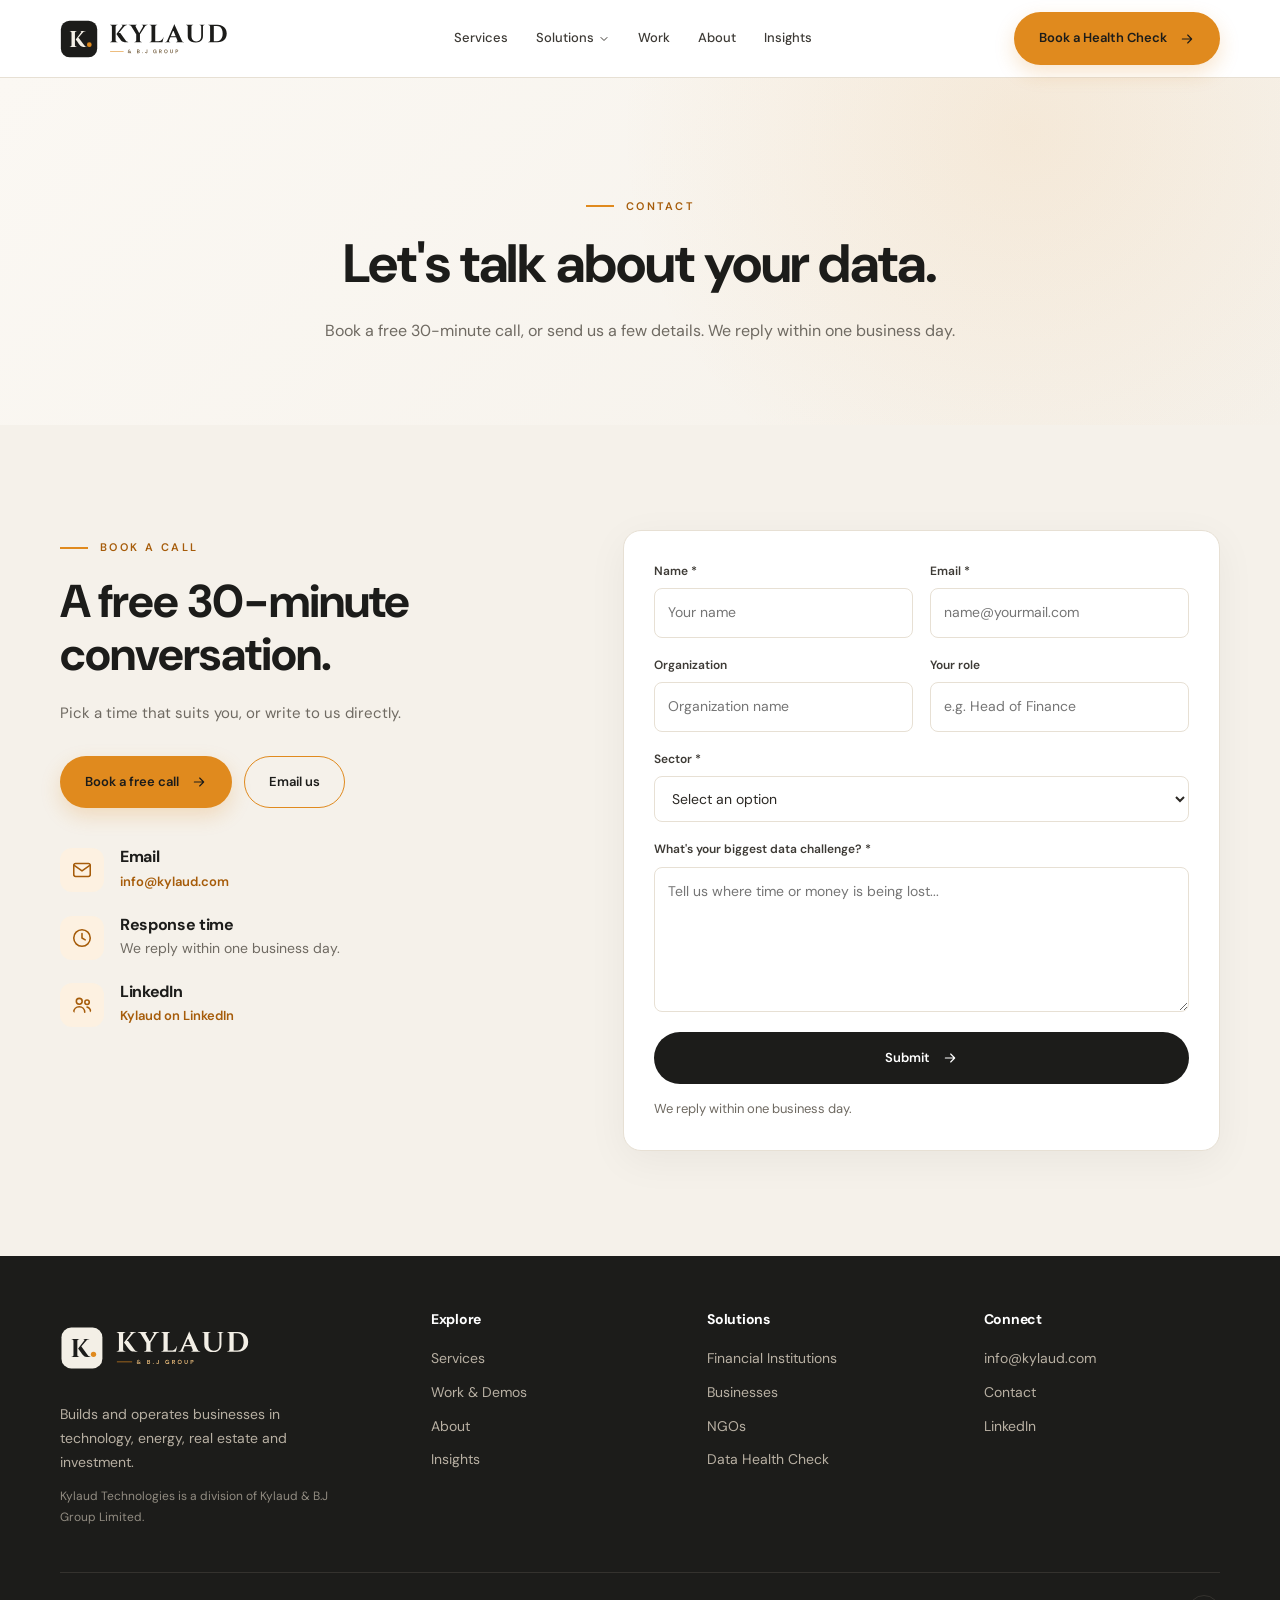
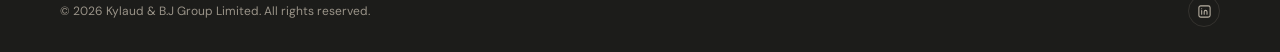
<file: contact.html>
<!DOCTYPE html>
<html lang="en">
<head>
  <meta charset="UTF-8" />
  <meta name="viewport" content="width=device-width, initial-scale=1.0" />
  <meta name="description" content="Book a free 30-minute call or send an enquiry to Kylaud & B.J Group. We reply within one business day." />
  <title>Contact | Kylaud & B.J Group</title>

  <link rel="preconnect" href="https://fonts.googleapis.com" />
  <link rel="preconnect" href="https://fonts.gstatic.com" crossorigin />
  <link rel="icon" href="images/kylaud-logo-pack/icons/favicon.ico" sizes="any" />
  <link rel="icon" type="image/png" sizes="32x32" href="images/kylaud-logo-pack/icons/kylaud-icon-32.png" />
  <link rel="apple-touch-icon" href="images/kylaud-logo-pack/icons/kylaud-icon-180.png" />
  <meta name="theme-color" content="#1C1C1A" />
  <link href="https://fonts.googleapis.com/css2?family=DM+Sans:wght@400;500;600;700&display=swap" rel="stylesheet" />
  <link href="css/style.css" rel="stylesheet" />
</head>

<body>

  <header class="navbar">
    <div class="container nav-inner">
      <a href="index.html" class="logo" aria-label="Kylaud &amp; B.J Group home">
        <img src="images/kylaud-logo-pack/svg/kylaud-logo-primary.svg" alt="Kylaud &amp; B.J Group" width="203" height="66" />
      </a>

      <nav class="nav-links" id="navLinks" aria-label="Main navigation">
        <a href="services.html">Services</a>
        <div class="nav-dropdown">
          <span class="nav-drop-label" tabindex="0" aria-haspopup="true">Solutions <svg class="chev" viewBox="0 0 24 24"><path d="m6 9 6 6 6-6"/></svg></span>
          <div class="nav-dropdown-menu">
            <a href="finance.html">Financial Institutions</a>
            <a href="businesses.html">Businesses</a>
            <a href="ngos.html">NGOs</a>
          </div>
        </div>
        <a href="work.html">Work</a>
        <a href="about.html">About</a>
        <a href="insights.html">Insights</a>
        <a href="health-check.html" class="btn btn-primary nav-cta-mobile">Book a Health Check</a>
      </nav>

      <a href="health-check.html" class="btn btn-primary nav-cta">Book a Health Check <svg class="icon" viewBox="0 0 24 24"><path d="M5 12h14M13 6l6 6-6 6"/></svg></a>

      <button class="menu-toggle" id="menuToggle" aria-label="Toggle navigation" aria-expanded="false">
        <svg class="icon ic-open" viewBox="0 0 24 24"><path d="M4 7h16M4 12h16M4 17h16"/></svg>
        <svg class="icon ic-close" viewBox="0 0 24 24"><path d="M6 6l12 12M18 6 6 18"/></svg>
      </button>
    </div>
  </header>

  <main>

    <section class="page-hero">
      <div class="container">
        <div class="eyebrow">Contact</div>
        <h1>Let's talk about your data.</h1>
        <p>Book a free 30-minute call, or send us a few details. We reply within one business day.</p>
        
      </div>
    </section>

    <section class="section contact">
      <div class="container contact-grid">

        <div class="contact-info">
          <div class="section-label">Book a call</div>
          <h2 class="section-title">A free 30-minute conversation.</h2>
          <p>Pick a time that suits you, or write to us directly.</p>

          <div class="contact-actions">
            <a href="https://calendly.com/bonkajozefin/30min" target="_blank" rel="noopener noreferrer" class="btn btn-primary">Book a free call <svg class="icon" viewBox="0 0 24 24"><path d="M5 12h14M13 6l6 6-6 6"/></svg></a>
            <a href="mailto:info@kylaud.com" class="btn btn-outline">Email us</a>
          </div>

          <div class="contact-highlights">
            <div class="contact-highlight">
              <div class="icon"><svg class="icon" viewBox="0 0 24 24"><rect x="3" y="5" width="18" height="14" rx="2"/><path d="m3.5 7 8.5 6 8.5-6"/></svg></div>
              <div>
                <h4>Email</h4>
                <p><a href="mailto:info@kylaud.com" class="text-link">info@kylaud.com</a></p>
              </div>
            </div>

            <div class="contact-highlight">
              <div class="icon"><svg class="icon" viewBox="0 0 24 24"><circle cx="12" cy="12" r="9"/><path d="M12 7v5l3.5 2"/></svg></div>
              <div>
                <h4>Response time</h4>
                <p>We reply within one business day.</p>
              </div>
            </div>

            <div class="contact-highlight">
              <div class="icon"><svg class="icon" viewBox="0 0 24 24"><circle cx="9" cy="8" r="3.2"/><path d="M3 20c0-3.6 2.7-6 6-6s6 2.4 6 6"/><circle cx="17.5" cy="9" r="2.4"/><path d="M21.5 20c0-2.8-1.7-5-4-5.7"/></svg></div>
              <div>
                <h4>LinkedIn</h4>
                <p><a href="https://www.linkedin.com/company/kylaud" target="_blank" rel="noopener" class="text-link">Kylaud on LinkedIn</a></p>
              </div>
            </div>
          </div>
        </div>

        <form class="contact-form" id="contactForm" action="https://formspree.io/f/mykrvdzw" method="POST">
          <input type="hidden" name="_subject" value="Website enquiry" />
          <input type="text" name="_gotcha" tabindex="-1" autocomplete="off" style="display:none" aria-hidden="true" />
          <div class="form-grid">

            <div class="form-group">
              <label for="contactForm-name">Name *</label>
              <input type="text" id="contactForm-name" name="name" placeholder="Your name" required />
            </div>

            <div class="form-group">
              <label for="contactForm-email">Email *</label>
              <input type="email" id="contactForm-email" name="email" placeholder="name@yourmail.com" required />
            </div>

            <div class="form-group">
              <label for="contactForm-organization">Organization</label>
              <input type="text" id="contactForm-organization" name="organization" placeholder="Organization name" />
            </div>

            <div class="form-group">
              <label for="contactForm-role">Your role</label>
              <input type="text" id="contactForm-role" name="role" placeholder="e.g. Head of Finance" />
            </div>

            <div class="form-group full">
              <label for="sector">Sector *</label>
              <select id="sector" name="sector" required>
                <option value="">Select an option</option>
                <option value="finance">Financial institution (bank, MFI, SACCO, SACCO union)</option>
                <option value="business">Business</option>
                <option value="ngo">NGO / development organization</option>
                <option value="other">Other</option>
              </select>
            </div>

            <div class="form-group full">
              <label for="contactForm-challenge">What's your biggest data challenge? *</label>
              <textarea id="contactForm-challenge" name="challenge" rows="5" placeholder="Tell us where time or money is being lost..." required></textarea>
            </div>

          </div>

          <button type="submit" class="btn btn-dark form-submit">Submit <svg class="icon" viewBox="0 0 24 24"><path d="M5 12h14M13 6l6 6-6 6"/></svg></button>
          <p class="notice">We reply within one business day.</p>
          <p class="form-status" role="status" aria-live="polite"></p>
        </form>

      </div>
    </section>

  </main>

  <footer class="footer">
    <div class="container">

      <div class="footer-grid">
        <div class="footer-brand">
          <a href="index.html" class="logo" aria-label="Kylaud &amp; B.J Group home">
            <img src="images/kylaud-logo-pack/svg/kylaud-logo-reversed.svg" alt="Kylaud &amp; B.J Group" width="228" height="74" />
          </a>
          <p class="footer-description">
            Builds and operates businesses in technology, energy, real estate and investment.
          </p>
          <p class="footer-legal">Kylaud Technologies is a division of Kylaud &amp; B.J Group Limited.</p>
        </div>

        <div>
          <h4>Explore</h4>
          <div class="footer-links">
            <a href="services.html">Services</a>
            <a href="work.html">Work &amp; Demos</a>
            <a href="about.html">About</a>
            <a href="insights.html">Insights</a>
          </div>
        </div>

        <div>
          <h4>Solutions</h4>
          <div class="footer-links">
            <a href="finance.html">Financial Institutions</a>
            <a href="businesses.html">Businesses</a>
            <a href="ngos.html">NGOs</a>
            <a href="health-check.html">Data Health Check</a>
          </div>
        </div>

        <div>
          <h4>Connect</h4>
          <div class="footer-links">
            <a href="mailto:info@kylaud.com">info@kylaud.com</a>
            <a href="contact.html">Contact</a>
            <a href="https://www.linkedin.com/company/kylaud" target="_blank" rel="noopener">LinkedIn</a>
          </div>
        </div>
      </div>

      <div class="footer-bottom">
        <p>&copy; <span id="year"></span> Kylaud &amp; B.J Group Limited. All rights reserved.</p>

        <div class="footer-socials">
          <a href="https://www.linkedin.com/company/kylaud" target="_blank" rel="noopener" aria-label="LinkedIn">
            <svg class="icon" viewBox="0 0 24 24"><rect x="3" y="3" width="18" height="18" rx="3"/><path d="M7.5 10.5v6M7.5 7.6v.1M11.5 16.5v-4c0-1.4 1-2.3 2.2-2.3 1.3 0 2.3.9 2.3 2.3v4"/></svg>
          </a>
        </div>
      </div>
    </div>
  </footer>

  <script src="js/main.js"></script>

</body>
</html>
</file>
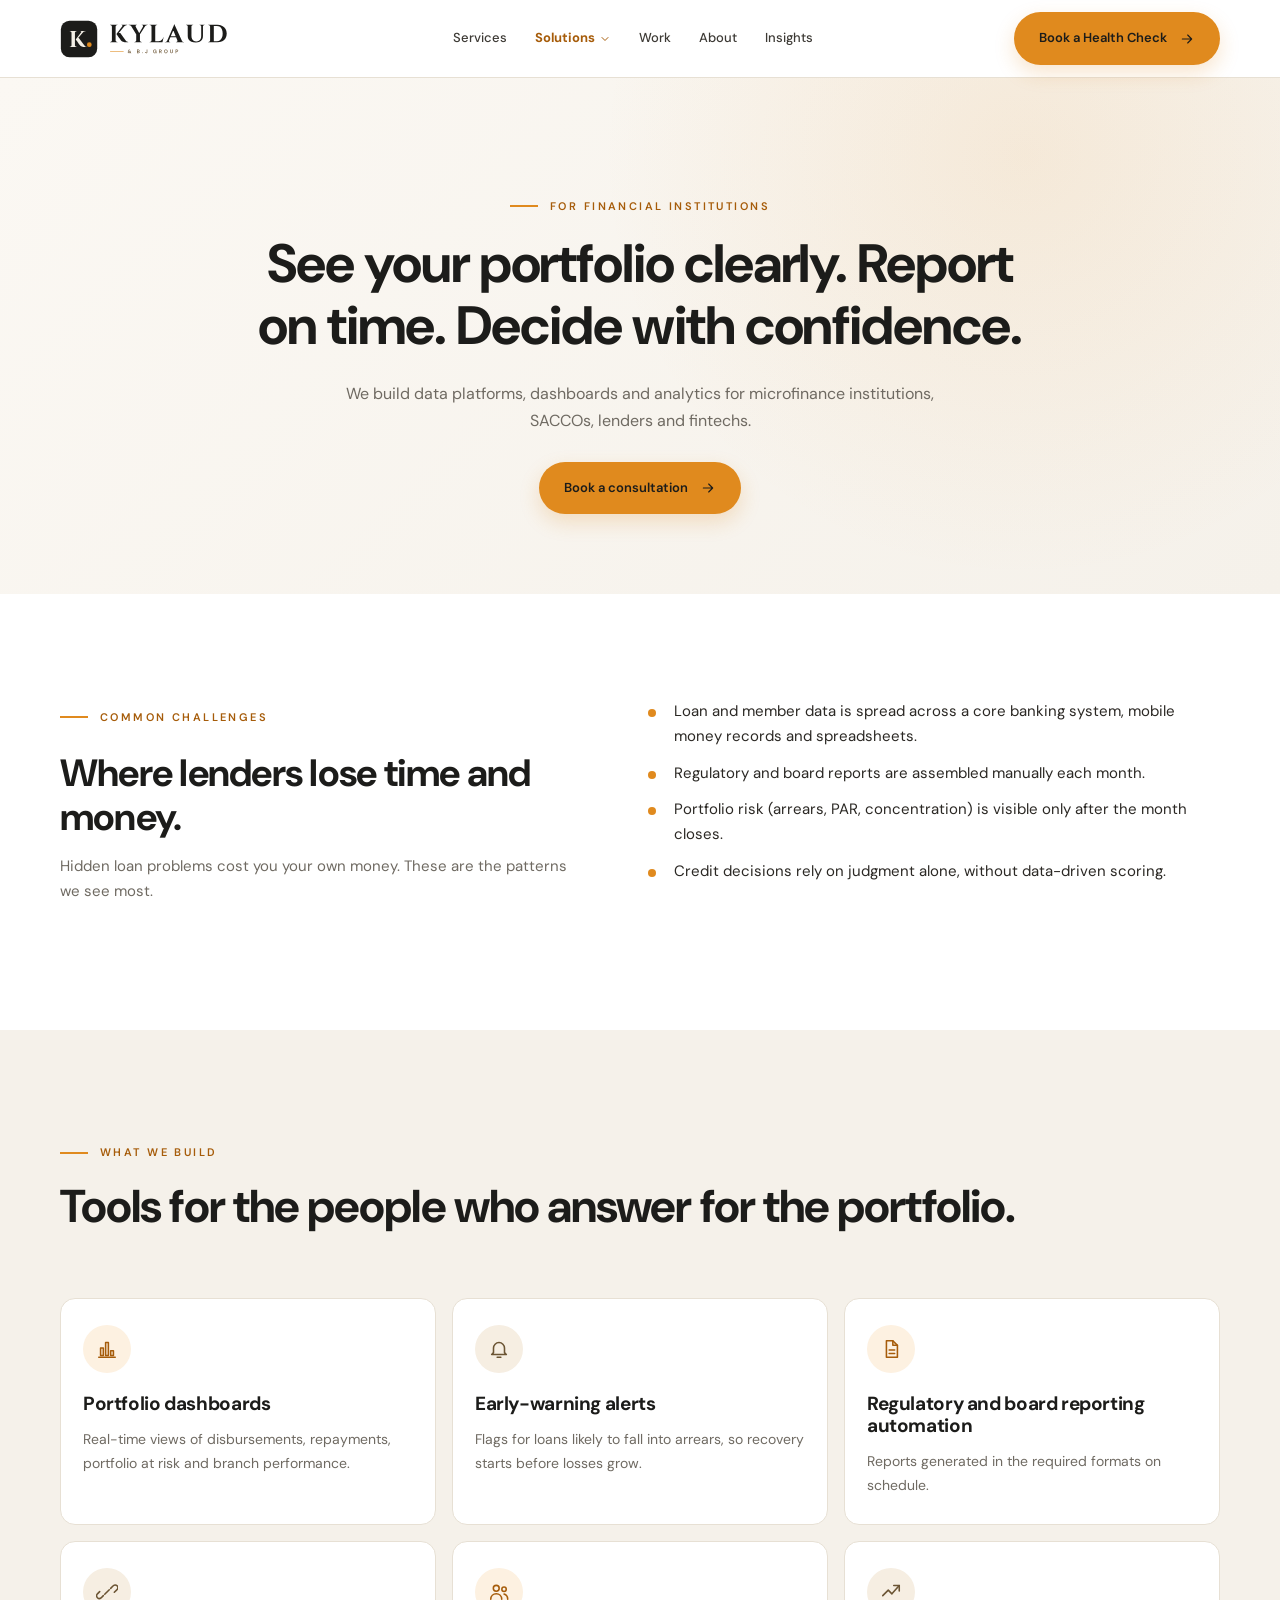
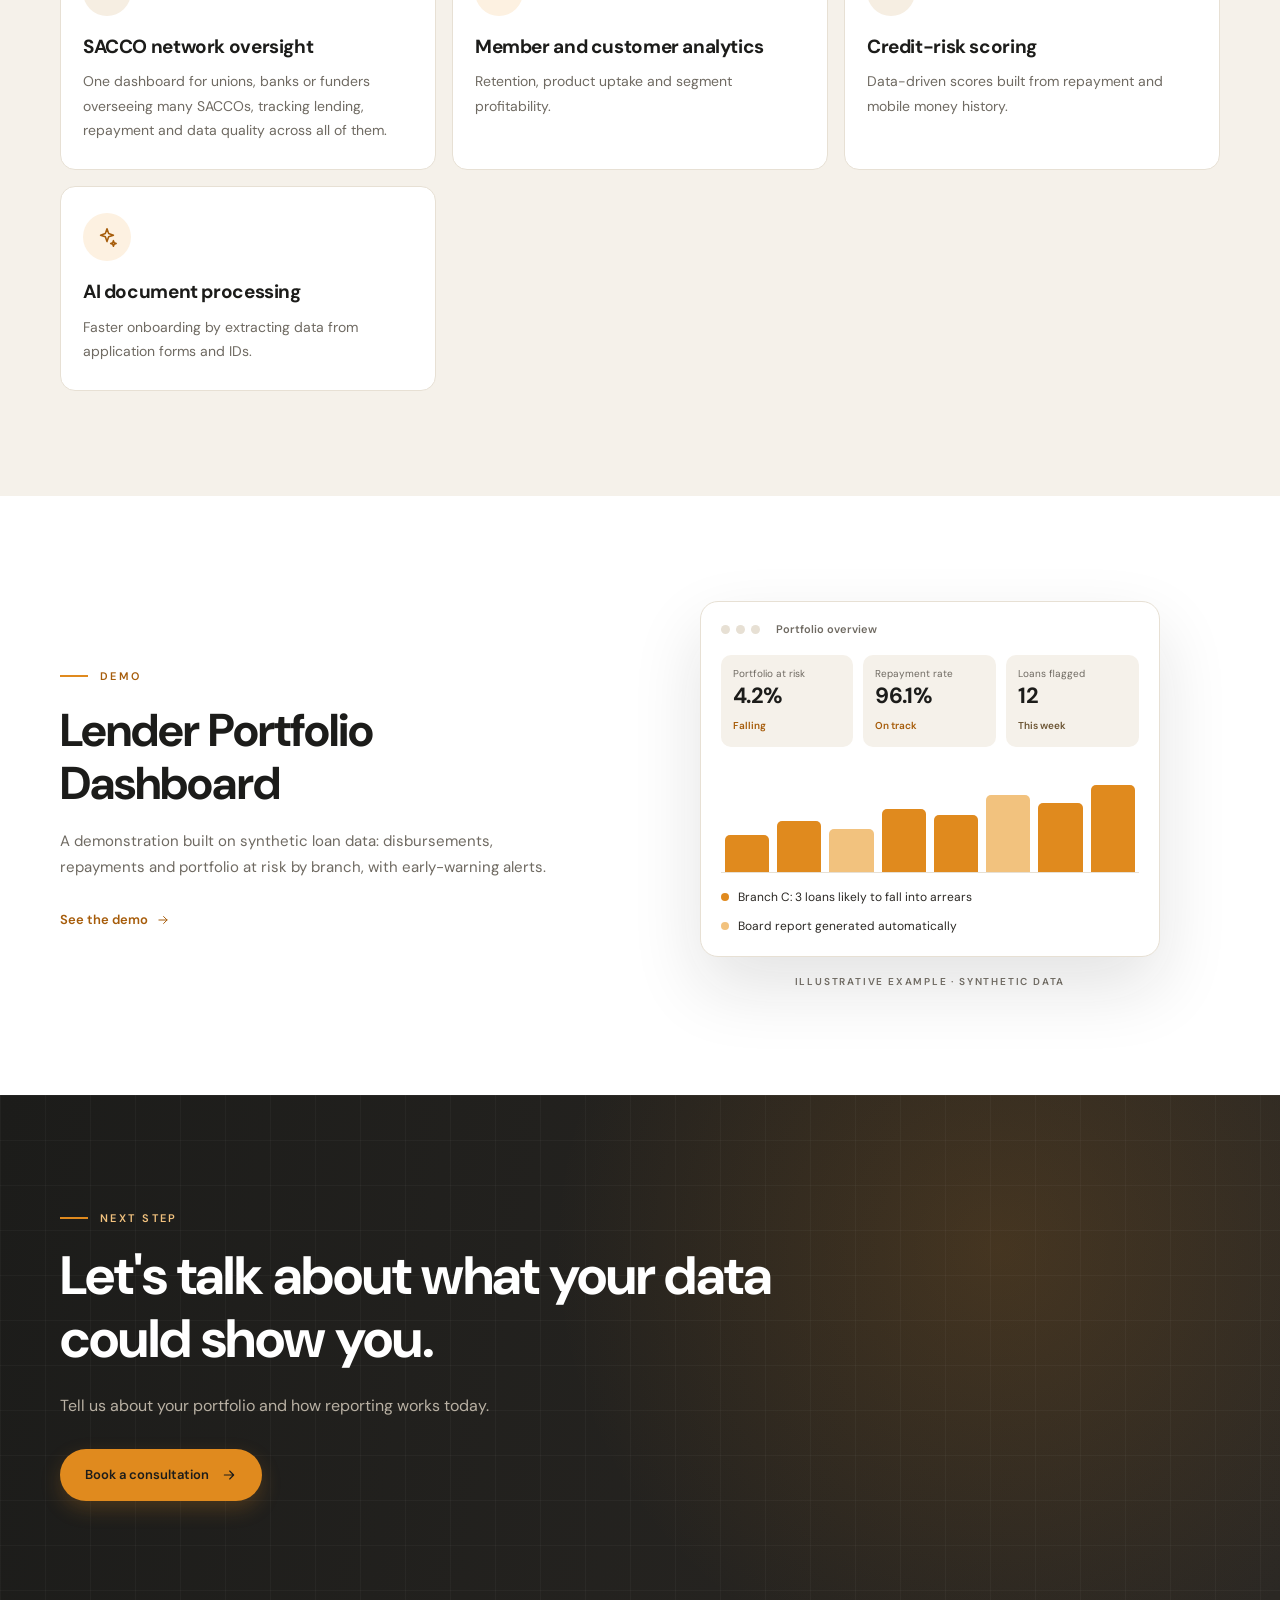
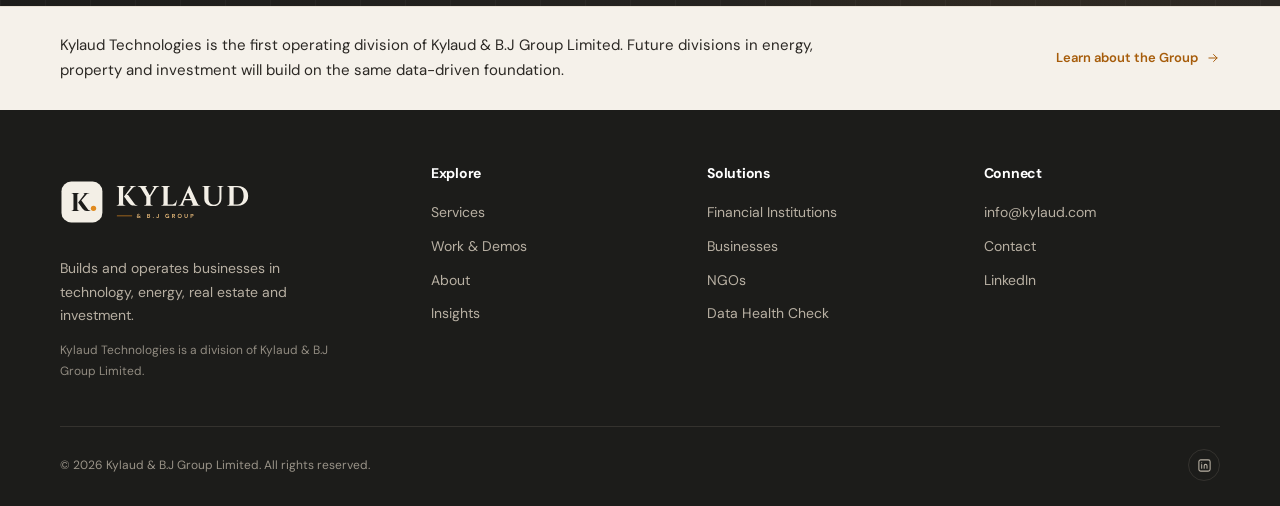
<file: finance.html>
<!DOCTYPE html>
<html lang="en">
<head>
  <meta charset="UTF-8" />
  <meta name="viewport" content="width=device-width, initial-scale=1.0" />
  <meta name="description" content="Data platforms, dashboards and analytics for banks, microfinance institutions, SACCOs, SACCO unions, lenders and fintechs." />
  <title>For Financial Institutions | Kylaud Technologies · Kylaud & B.J Group</title>

  <link rel="preconnect" href="https://fonts.googleapis.com" />
  <link rel="preconnect" href="https://fonts.gstatic.com" crossorigin />
  <link rel="icon" href="images/kylaud-logo-pack/icons/favicon.ico" sizes="any" />
  <link rel="icon" type="image/png" sizes="32x32" href="images/kylaud-logo-pack/icons/kylaud-icon-32.png" />
  <link rel="apple-touch-icon" href="images/kylaud-logo-pack/icons/kylaud-icon-180.png" />
  <meta name="theme-color" content="#1C1C1A" />
  <link href="https://fonts.googleapis.com/css2?family=DM+Sans:wght@400;500;600;700&display=swap" rel="stylesheet" />
  <link href="css/style.css" rel="stylesheet" />
</head>

<body>

  <header class="navbar">
    <div class="container nav-inner">
      <a href="index.html" class="logo" aria-label="Kylaud &amp; B.J Group home">
        <img src="images/kylaud-logo-pack/svg/kylaud-logo-primary.svg" alt="Kylaud &amp; B.J Group" width="203" height="66" />
      </a>

      <nav class="nav-links" id="navLinks" aria-label="Main navigation">
        <a href="services.html">Services</a>
        <div class="nav-dropdown active">
          <span class="nav-drop-label" tabindex="0" aria-haspopup="true">Solutions <svg class="chev" viewBox="0 0 24 24"><path d="m6 9 6 6 6-6"/></svg></span>
          <div class="nav-dropdown-menu">
            <a href="finance.html" class="active">Financial Institutions</a>
            <a href="businesses.html">Businesses</a>
            <a href="ngos.html">NGOs</a>
          </div>
        </div>
        <a href="work.html">Work</a>
        <a href="about.html">About</a>
        <a href="insights.html">Insights</a>
        <a href="health-check.html" class="btn btn-primary nav-cta-mobile">Book a Health Check</a>
      </nav>

      <a href="health-check.html" class="btn btn-primary nav-cta">Book a Health Check <svg class="icon" viewBox="0 0 24 24"><path d="M5 12h14M13 6l6 6-6 6"/></svg></a>

      <button class="menu-toggle" id="menuToggle" aria-label="Toggle navigation" aria-expanded="false">
        <svg class="icon ic-open" viewBox="0 0 24 24"><path d="M4 7h16M4 12h16M4 17h16"/></svg>
        <svg class="icon ic-close" viewBox="0 0 24 24"><path d="M6 6l12 12M18 6 6 18"/></svg>
      </button>
    </div>
  </header>

  <main>

    <section class="page-hero">
      <div class="container">
        <div class="eyebrow">For financial institutions</div>
        <h1>See your portfolio clearly. Report on time. Decide with confidence.</h1>
        <p>We build data platforms, dashboards and analytics for microfinance institutions, SACCOs, lenders and fintechs.</p>
        <div class="hero-actions"><a href="contact.html?sector=finance" class="btn btn-primary">Book a consultation <svg class="icon" viewBox="0 0 24 24"><path d="M5 12h14M13 6l6 6-6 6"/></svg></a></div>
      </div>
    </section>

    <section class="section">
      <div class="container">
        <div class="split">
          <div>
            <div class="section-label">Common challenges</div>
            <h2>Where lenders lose time and money.</h2>
            <p class="lead">Hidden loan problems cost you your own money. These are the patterns we see most.</p>
          </div>
          <ul class="checklist dots">
              <li>Loan and member data is spread across a core banking system, mobile money records and spreadsheets.</li>
              <li>Regulatory and board reports are assembled manually each month.</li>
              <li>Portfolio risk (arrears, PAR, concentration) is visible only after the month closes.</li>
              <li>Credit decisions rely on judgment alone, without data-driven scoring.</li>
            </ul>
        </div>
      </div>
    </section>

    <section class="section services">
      <div class="container">
        <div class="section-heading-row" style="">
          <div>
            <div class="section-label">What we build</div>
            <h2 class="section-title">Tools for the people who answer for the portfolio.</h2>
          </div>
          
        </div>
        <div class="services-grid cols-3">
          <article class="service-card compact">
            <div class="service-icon"><svg class="icon" viewBox="0 0 24 24"><path d="M3 21h18"/><rect x="5" y="11" width="3" height="8"/><rect x="10.5" y="5" width="3" height="14"/><rect x="16" y="14" width="3" height="5"/></svg></div>
            <h3>Portfolio dashboards</h3>
            <p>Real-time views of disbursements, repayments, portfolio at risk and branch performance.</p>
          </article>
          <article class="service-card alt compact">
            <div class="service-icon"><svg class="icon" viewBox="0 0 24 24"><path d="M6 16v-5a6 6 0 0 1 12 0v5l2 2H4l2-2Z"/><path d="M10 21h4"/></svg></div>
            <h3>Early-warning alerts</h3>
            <p>Flags for loans likely to fall into arrears, so recovery starts before losses grow.</p>
          </article>
          <article class="service-card compact">
            <div class="service-icon"><svg class="icon" viewBox="0 0 24 24"><path d="M7 3h7l5 5v13H7z"/><path d="M14 3v5h5M10 13h6M10 17h6"/></svg></div>
            <h3>Regulatory and board reporting automation</h3>
            <p>Reports generated in the required formats on schedule.</p>
          </article>
          <article class="service-card alt compact">
            <div class="service-icon"><svg class="icon" viewBox="0 0 24 24"><path d="M9.5 14.5 14.5 9.5"/><path d="M8 16 5.5 18.5a3 3 0 0 1-4.2-4.2L4 11.6M16 8l2.5-2.5a3 3 0 1 1 4.2 4.2L20 12.3"/></svg></div>
            <h3>SACCO network oversight</h3>
            <p>One dashboard for unions, banks or funders overseeing many SACCOs, tracking lending, repayment and data quality across all of them.</p>
          </article>
          <article class="service-card compact">
            <div class="service-icon"><svg class="icon" viewBox="0 0 24 24"><circle cx="9" cy="8" r="3.2"/><path d="M3 20c0-3.6 2.7-6 6-6s6 2.4 6 6"/><circle cx="17.5" cy="9" r="2.4"/><path d="M21.5 20c0-2.8-1.7-5-4-5.7"/></svg></div>
            <h3>Member and customer analytics</h3>
            <p>Retention, product uptake and segment profitability.</p>
          </article>
          <article class="service-card alt compact">
            <div class="service-icon"><svg class="icon" viewBox="0 0 24 24"><path d="m3 16 6-6 4 4 8-9"/><path d="M15 5h6v6"/></svg></div>
            <h3>Credit-risk scoring</h3>
            <p>Data-driven scores built from repayment and mobile money history.</p>
          </article>
          <article class="service-card compact">
            <div class="service-icon"><svg class="icon" viewBox="0 0 24 24"><path d="M12 3l1.8 5.2L19 10l-5.2 1.8L12 17l-1.8-5.2L5 10l5.2-1.8L12 3Z"/><path d="M19 16l.8 2.2L22 19l-2.2.8L19 22l-.8-2.2L16 19l2.2-.8L19 16Z"/></svg></div>
            <h3>AI document processing</h3>
            <p>Faster onboarding by extracting data from application forms and IDs.</p>
          </article>
        </div>
      </div>
    </section>

    <section class="section">
      <div class="container about-grid">
        <div class="about-copy">
          <div class="section-label">Demo</div>
          <h2 class="section-title">Lender Portfolio Dashboard</h2>
          <p>A demonstration built on synthetic loan data: disbursements, repayments and portfolio at risk by branch, with early-warning alerts.</p>
          <a href="work.html#demo-lender" class="text-link">See the demo <svg class="icon" viewBox="0 0 24 24"><path d="M5 12h14M13 6l6 6-6 6"/></svg></a>
        </div>
        <div class="dash-wrap">
          <div class="dash" role="img" aria-label="Illustrative portfolio dashboard built with synthetic data">
            <div class="dash-top"><span></span><span></span><span></span><em>Portfolio overview</em></div>
            <div class="dash-kpis">
              <div><small>Portfolio at risk</small><strong>4.2%</strong><i class="up">Falling</i></div>
              <div><small>Repayment rate</small><strong>96.1%</strong><i class="up">On track</i></div>
              <div><small>Loans flagged</small><strong>12</strong><i class="down">This week</i></div>
            </div>
            <div class="dash-chart">
              <b style="height:38%"></b><b style="height:52%"></b><b class="alt" style="height:44%"></b><b style="height:64%"></b><b style="height:58%"></b><b class="alt" style="height:78%"></b><b style="height:70%"></b><b style="height:88%"></b>
            </div>
            <ul class="dash-alerts">
              <li><span class="dot warn"></span>Branch C: 3 loans likely to fall into arrears</li>
              <li><span class="dot"></span>Board report generated automatically</li>
            </ul>
          </div>
          <div class="dash-caption">Illustrative example &middot; synthetic data</div>
        </div>
      </div>
    </section>

    <section class="section vision">
      <div class="container">
        <div class="vision-inner">
          <div class="section-label">Next step</div>
          <h2>Let's talk about what your data could show you.</h2>
          <p>Tell us about your portfolio and how reporting works today.</p>
          <div class="vision-actions"><a href="contact.html?sector=finance" class="btn btn-primary">Book a consultation <svg class="icon" viewBox="0 0 24 24"><path d="M5 12h14M13 6l6 6-6 6"/></svg></a></div>
        </div>
      </div>
    </section>

  </main>

    <div class="roadmap-strip">
      <div class="container">
        <p>Kylaud Technologies is the first operating division of Kylaud &amp; B.J Group Limited. Future divisions in energy, property and investment will build on the same data-driven foundation.</p>
        <a href="about.html#roadmap" class="text-link">Learn about the Group <svg class="icon" viewBox="0 0 24 24"><path d="M5 12h14M13 6l6 6-6 6"/></svg></a>
      </div>
    </div>

  <footer class="footer">
    <div class="container">

      <div class="footer-grid">
        <div class="footer-brand">
          <a href="index.html" class="logo" aria-label="Kylaud &amp; B.J Group home">
            <img src="images/kylaud-logo-pack/svg/kylaud-logo-reversed.svg" alt="Kylaud &amp; B.J Group" width="228" height="74" />
          </a>
          <p class="footer-description">
            Builds and operates businesses in technology, energy, real estate and investment.
          </p>
          <p class="footer-legal">Kylaud Technologies is a division of Kylaud &amp; B.J Group Limited.</p>
        </div>

        <div>
          <h4>Explore</h4>
          <div class="footer-links">
            <a href="services.html">Services</a>
            <a href="work.html">Work &amp; Demos</a>
            <a href="about.html">About</a>
            <a href="insights.html">Insights</a>
          </div>
        </div>

        <div>
          <h4>Solutions</h4>
          <div class="footer-links">
            <a href="finance.html">Financial Institutions</a>
            <a href="businesses.html">Businesses</a>
            <a href="ngos.html">NGOs</a>
            <a href="health-check.html">Data Health Check</a>
          </div>
        </div>

        <div>
          <h4>Connect</h4>
          <div class="footer-links">
            <a href="mailto:info@kylaud.com">info@kylaud.com</a>
            <a href="contact.html">Contact</a>
            <a href="https://www.linkedin.com/company/kylaud" target="_blank" rel="noopener">LinkedIn</a>
          </div>
        </div>
      </div>

      <div class="footer-bottom">
        <p>&copy; <span id="year"></span> Kylaud &amp; B.J Group Limited. All rights reserved.</p>

        <div class="footer-socials">
          <a href="https://www.linkedin.com/company/kylaud" target="_blank" rel="noopener" aria-label="LinkedIn">
            <svg class="icon" viewBox="0 0 24 24"><rect x="3" y="3" width="18" height="18" rx="3"/><path d="M7.5 10.5v6M7.5 7.6v.1M11.5 16.5v-4c0-1.4 1-2.3 2.2-2.3 1.3 0 2.3.9 2.3 2.3v4"/></svg>
          </a>
        </div>
      </div>
    </div>
  </footer>

  <script src="js/main.js"></script>

</body>
</html>
</file>
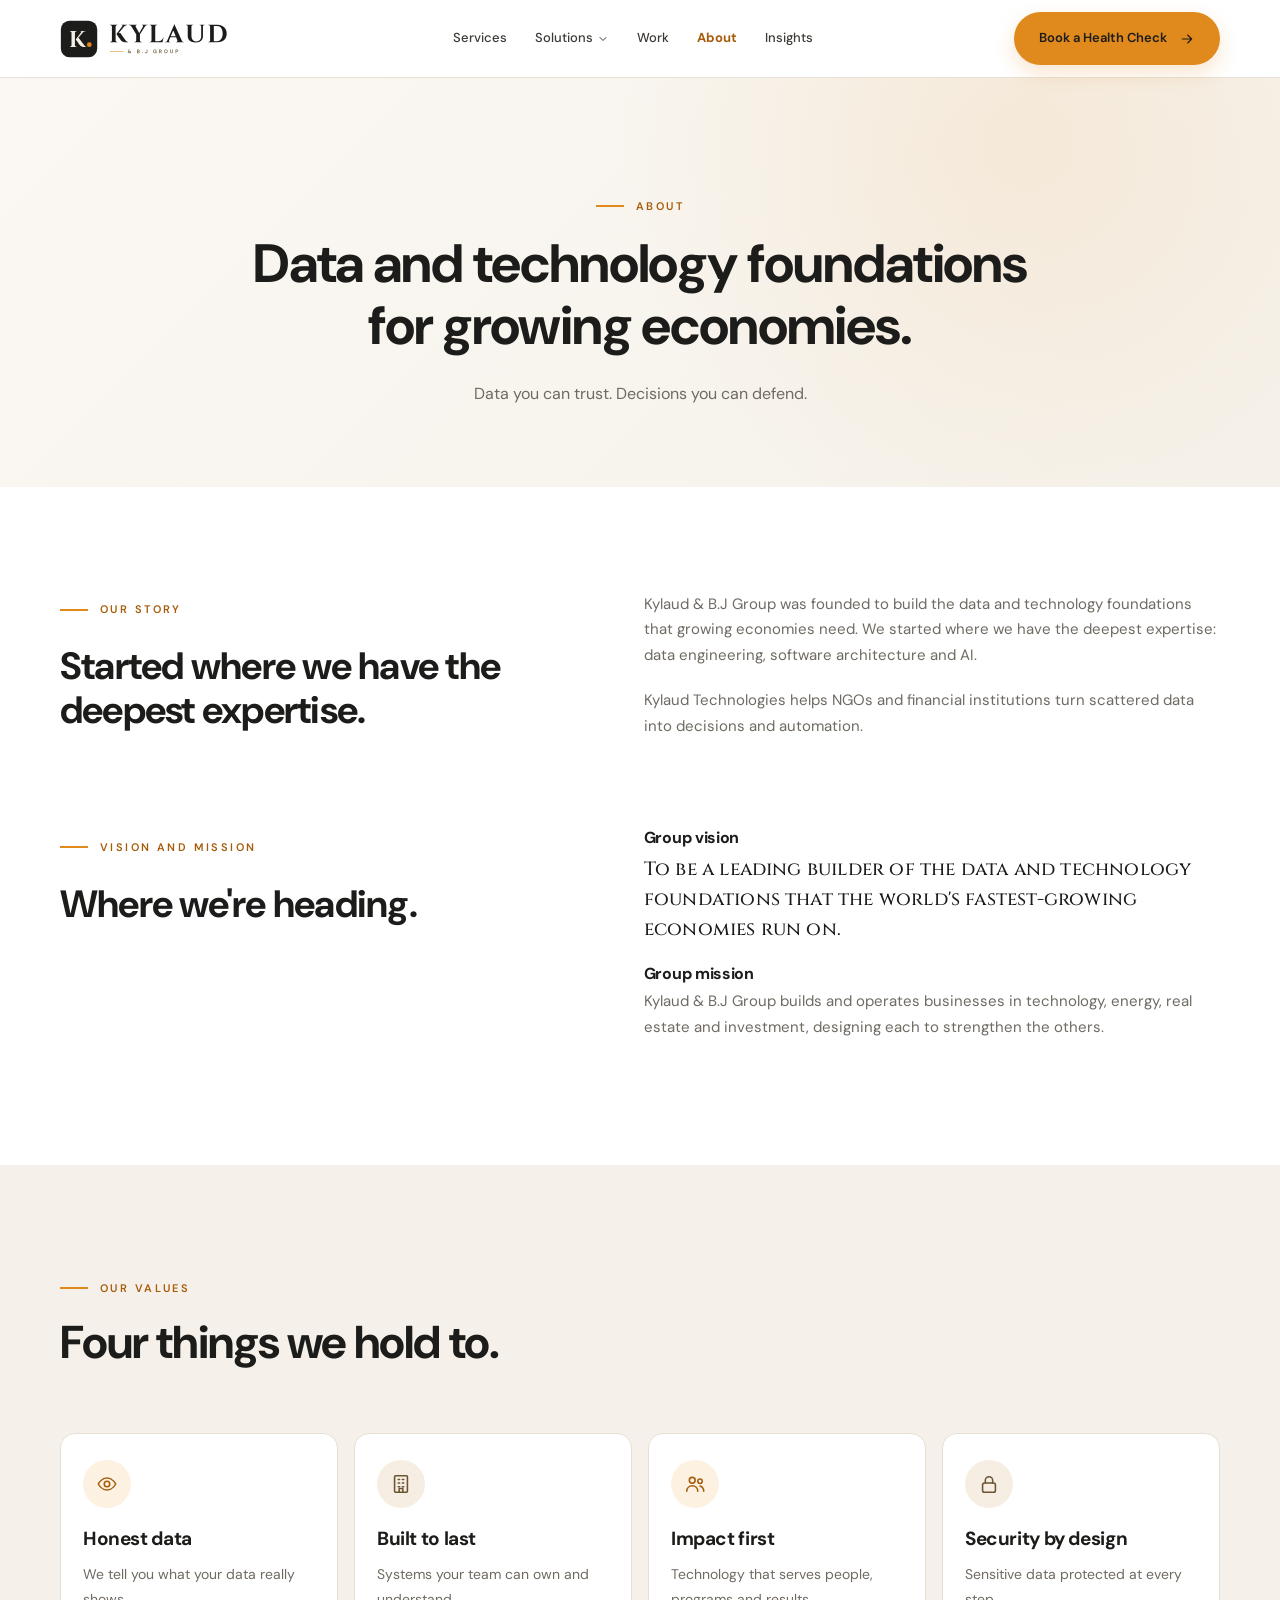
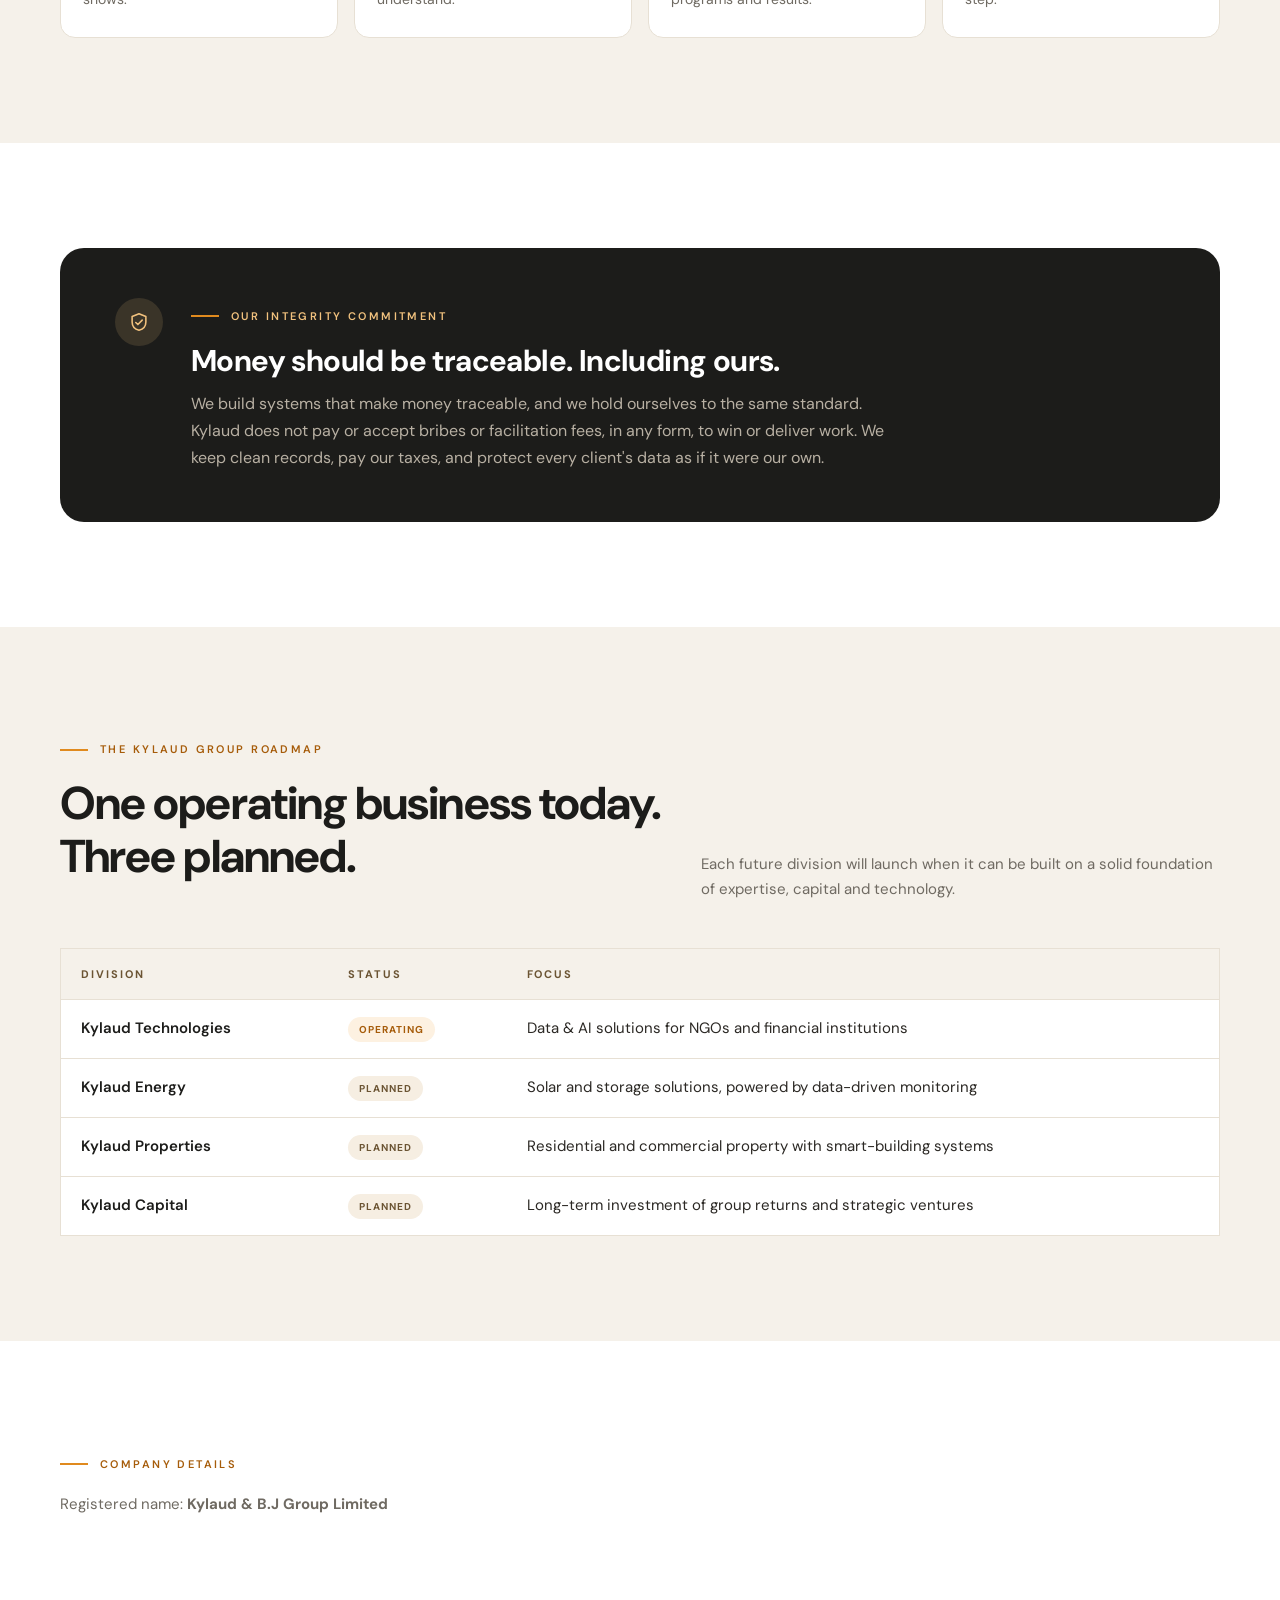
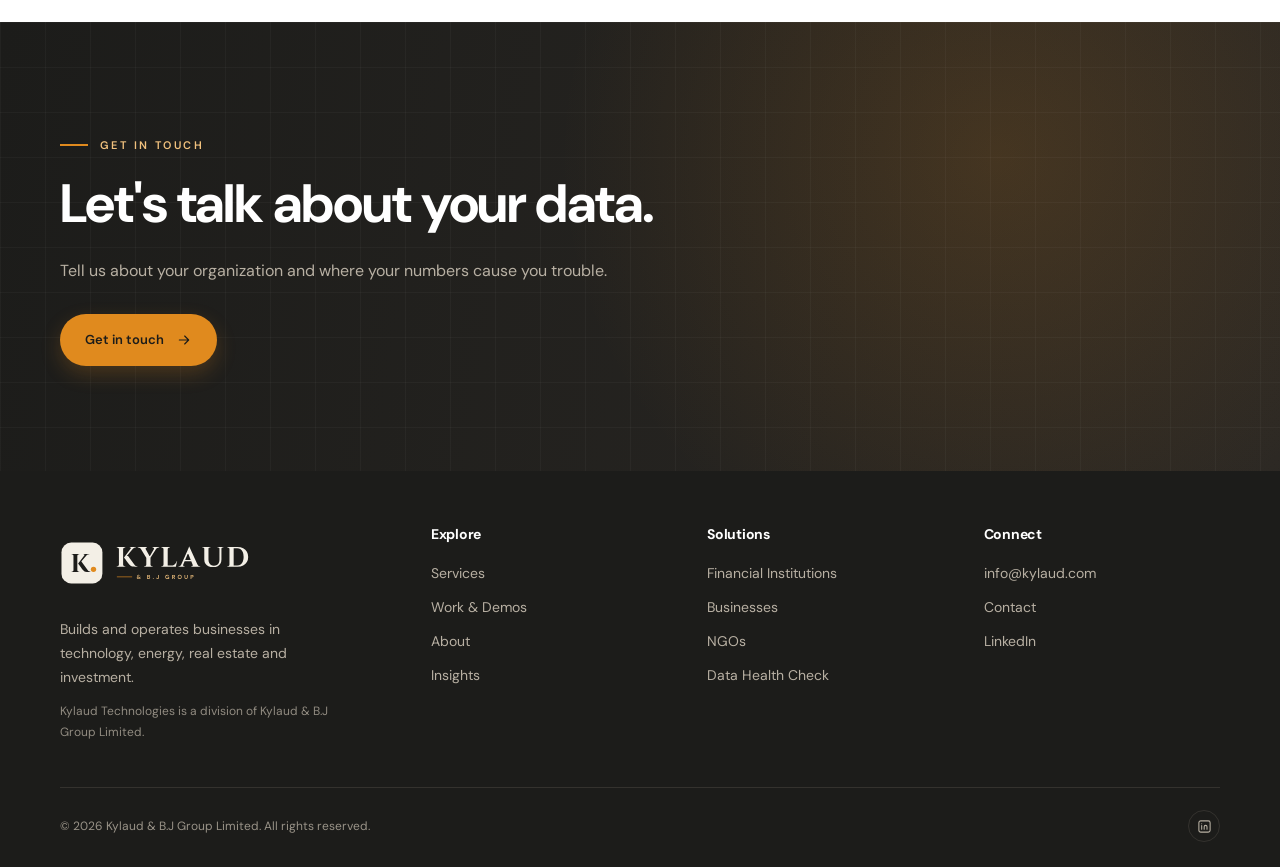
<file: global-presence.html>
<!DOCTYPE html>
<html lang="en">
<head>
  <meta charset="UTF-8" />
  <meta name="viewport" content="width=device-width, initial-scale=1.0" />
  <title>Redirecting | Kylaud Technologies</title>
  <meta http-equiv="refresh" content="0; url=about.html#roadmap" />
  <link rel="canonical" href="about.html" />
  <script>window.location.replace("about.html#roadmap");</script>
</head>
<body>
  <p>This page has moved. Continue to <a href="about.html#roadmap">About Kylaud</a>.</p>
</body>
</html>
</file>
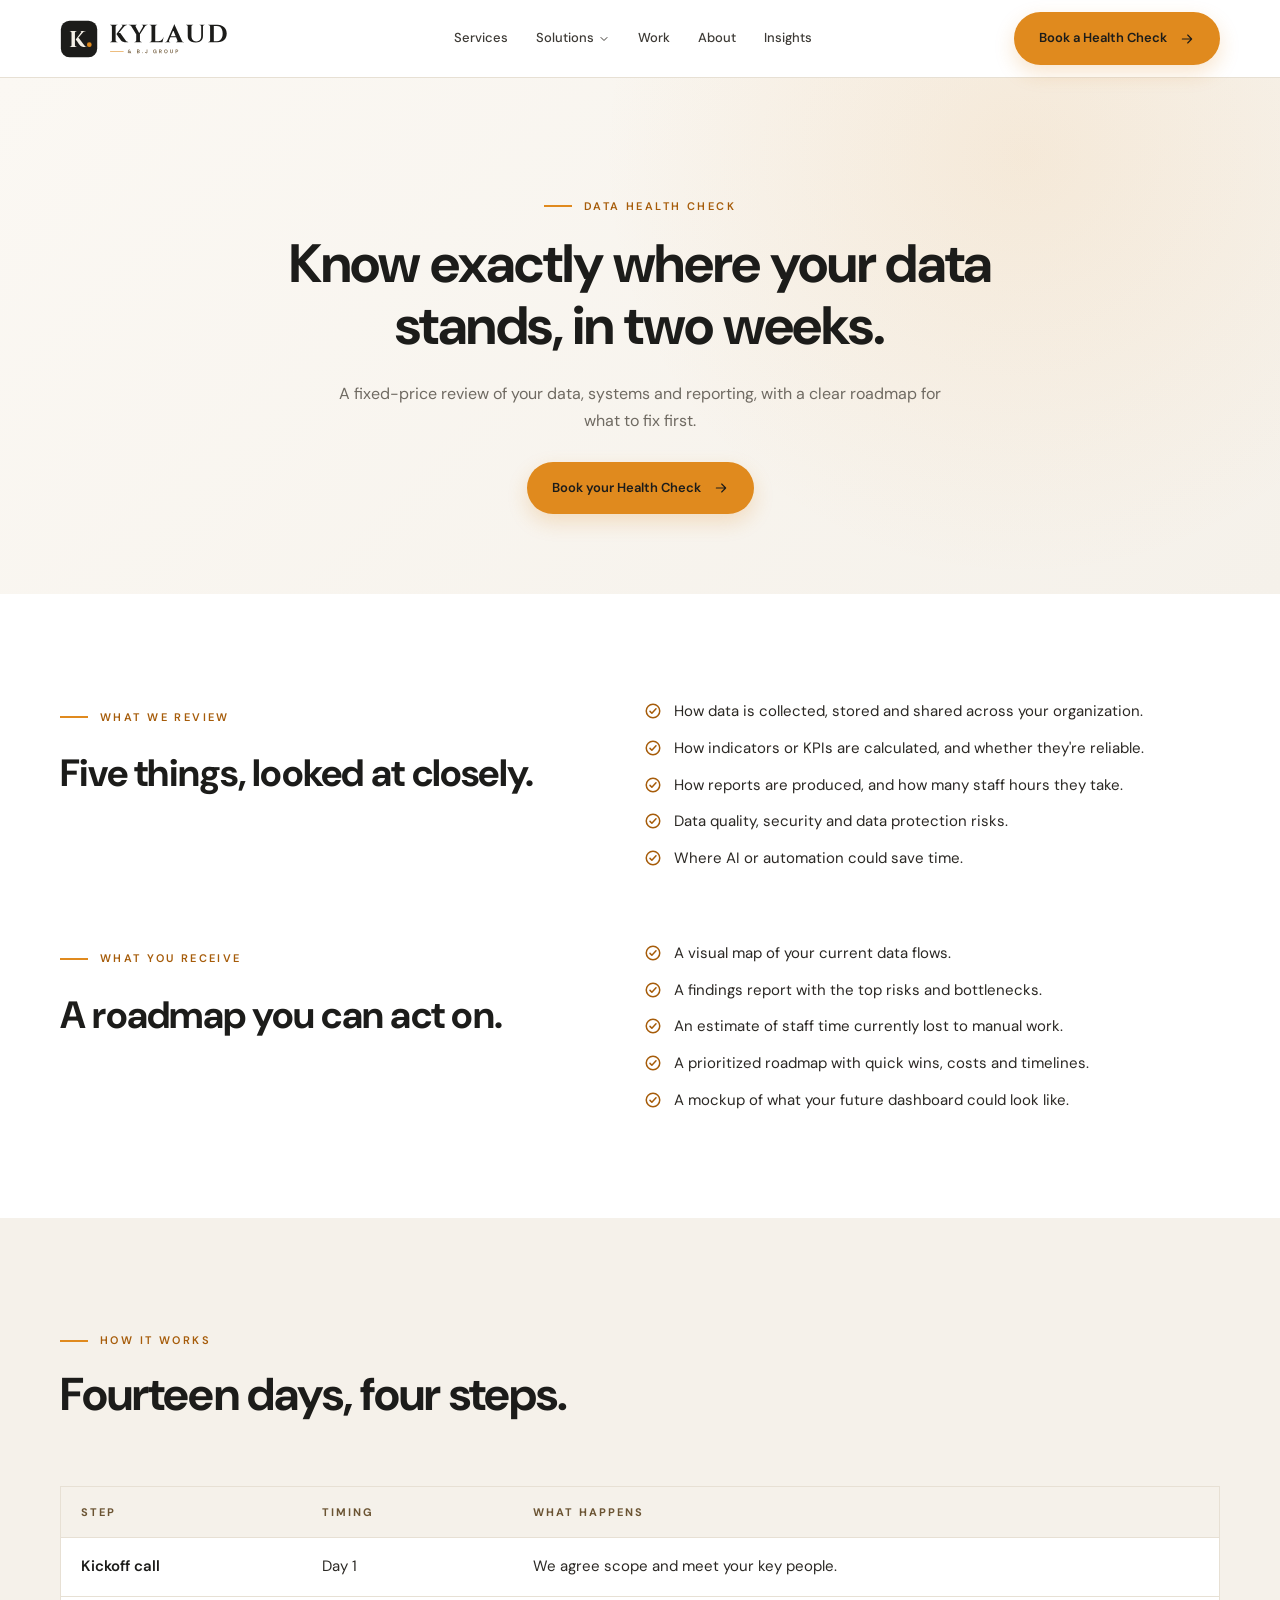
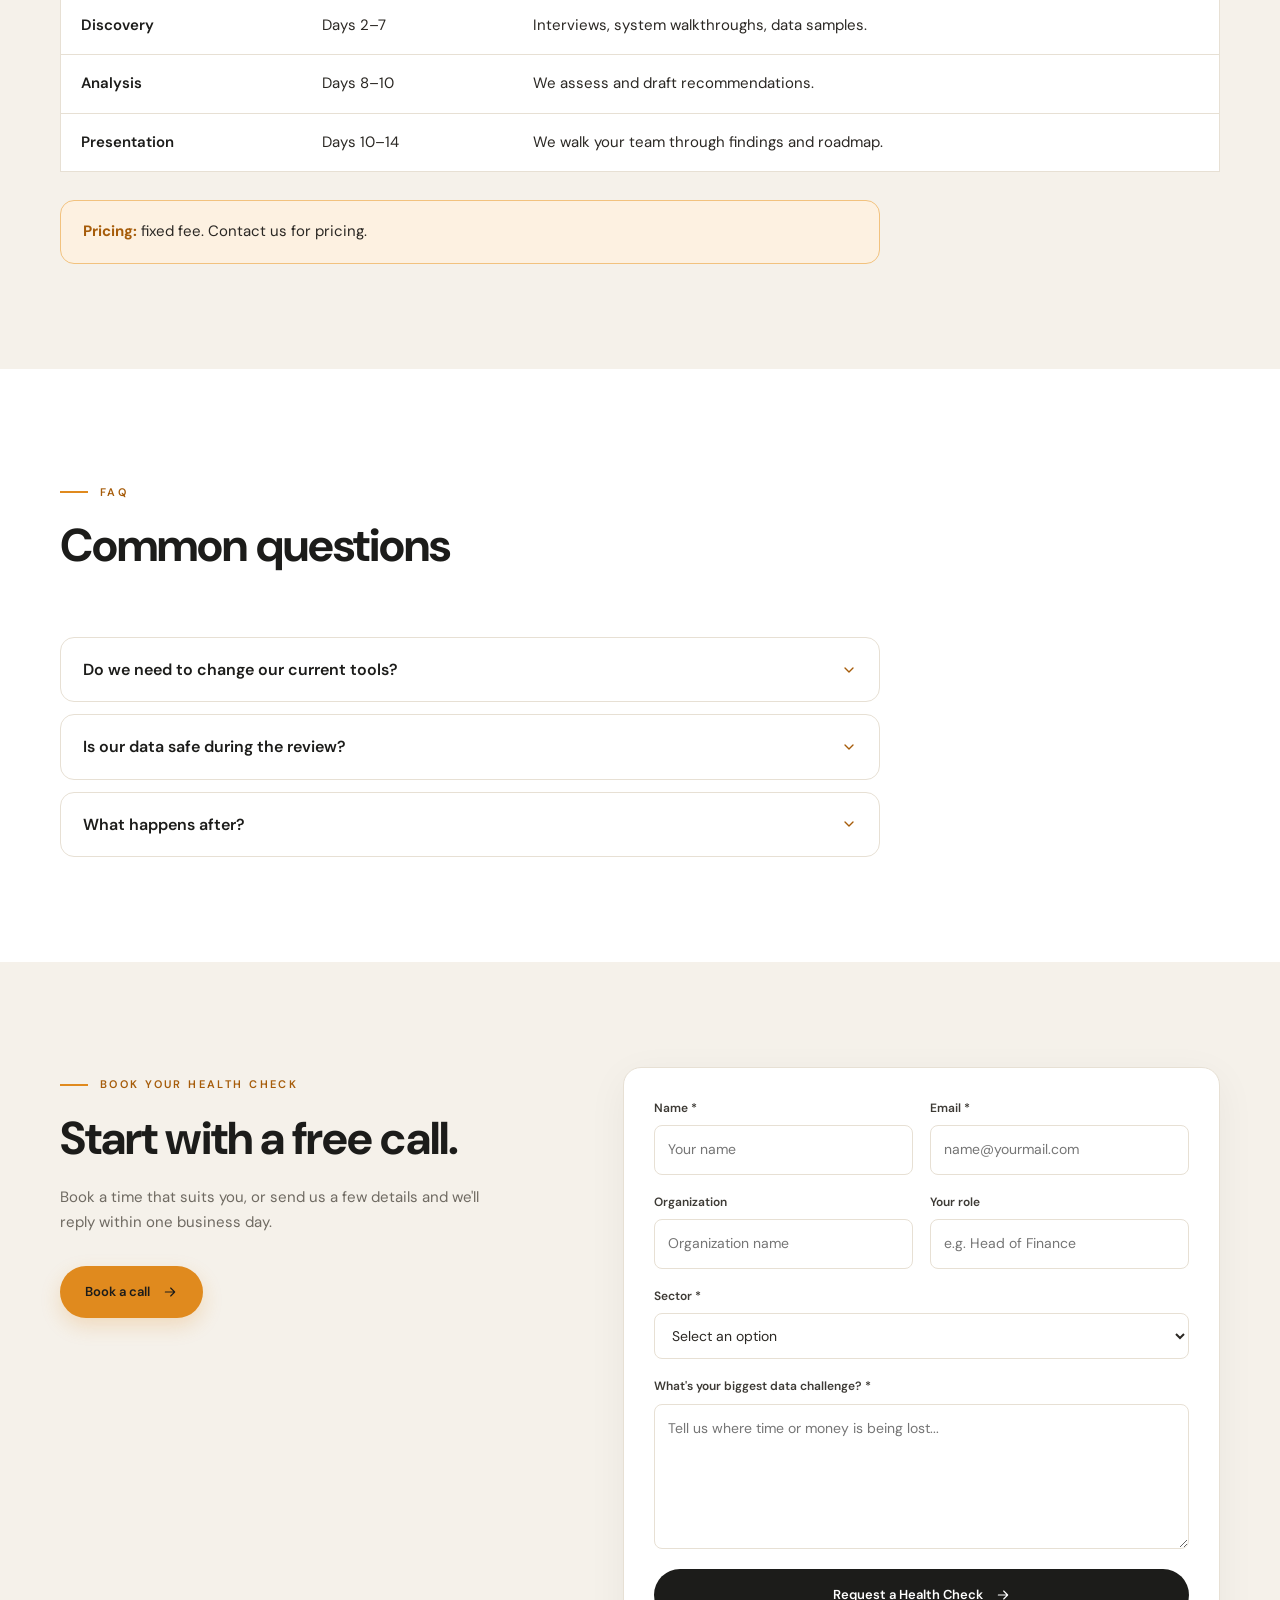
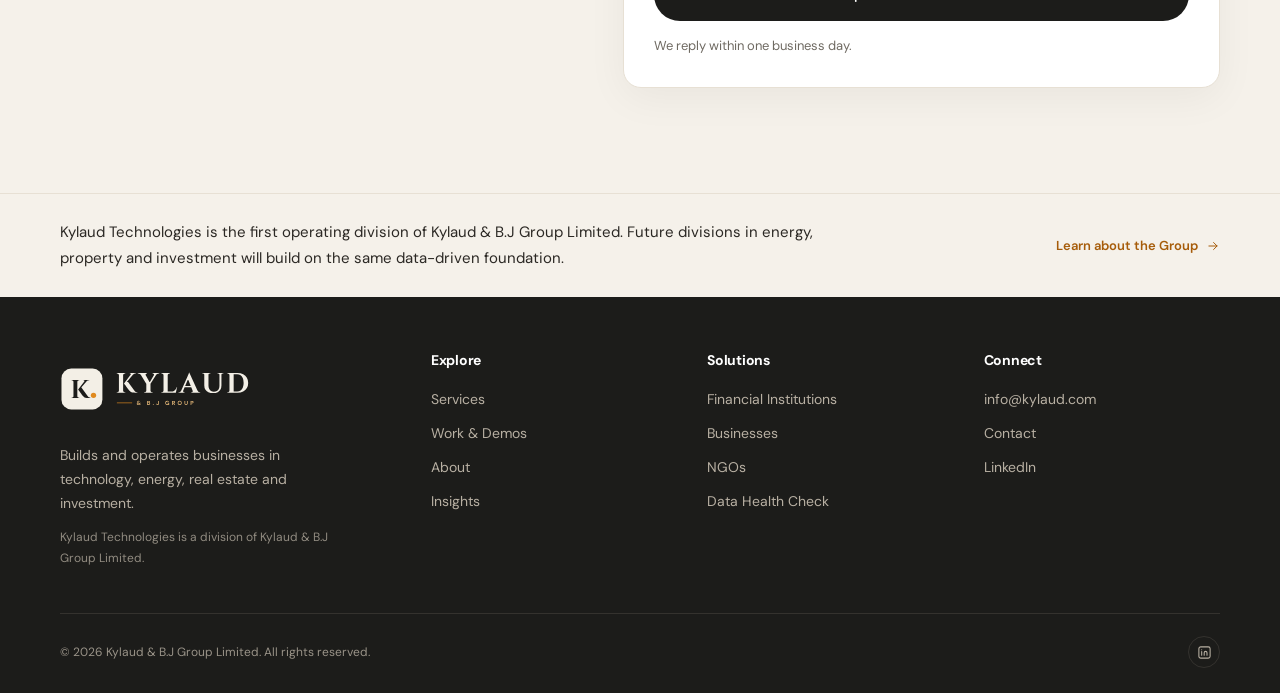
<file: health-check.html>
<!DOCTYPE html>
<html lang="en">
<head>
  <meta charset="UTF-8" />
  <meta name="viewport" content="width=device-width, initial-scale=1.0" />
  <meta name="description" content="A fixed-price review of your data, systems and reporting, with a clear roadmap for what to fix first." />
  <title>Data Health Check | Kylaud Technologies · Kylaud & B.J Group</title>

  <link rel="preconnect" href="https://fonts.googleapis.com" />
  <link rel="preconnect" href="https://fonts.gstatic.com" crossorigin />
  <link rel="icon" href="images/kylaud-logo-pack/icons/favicon.ico" sizes="any" />
  <link rel="icon" type="image/png" sizes="32x32" href="images/kylaud-logo-pack/icons/kylaud-icon-32.png" />
  <link rel="apple-touch-icon" href="images/kylaud-logo-pack/icons/kylaud-icon-180.png" />
  <meta name="theme-color" content="#1C1C1A" />
  <link href="https://fonts.googleapis.com/css2?family=DM+Sans:wght@400;500;600;700&display=swap" rel="stylesheet" />
  <link href="css/style.css" rel="stylesheet" />
</head>

<body>

  <header class="navbar">
    <div class="container nav-inner">
      <a href="index.html" class="logo" aria-label="Kylaud &amp; B.J Group home">
        <img src="images/kylaud-logo-pack/svg/kylaud-logo-primary.svg" alt="Kylaud &amp; B.J Group" width="203" height="66" />
      </a>

      <nav class="nav-links" id="navLinks" aria-label="Main navigation">
        <a href="services.html">Services</a>
        <div class="nav-dropdown">
          <span class="nav-drop-label" tabindex="0" aria-haspopup="true">Solutions <svg class="chev" viewBox="0 0 24 24"><path d="m6 9 6 6 6-6"/></svg></span>
          <div class="nav-dropdown-menu">
            <a href="finance.html">Financial Institutions</a>
            <a href="businesses.html">Businesses</a>
            <a href="ngos.html">NGOs</a>
          </div>
        </div>
        <a href="work.html">Work</a>
        <a href="about.html">About</a>
        <a href="insights.html">Insights</a>
        <a href="health-check.html" class="btn btn-primary nav-cta-mobile">Book a Health Check</a>
      </nav>

      <a href="health-check.html" class="btn btn-primary nav-cta">Book a Health Check <svg class="icon" viewBox="0 0 24 24"><path d="M5 12h14M13 6l6 6-6 6"/></svg></a>

      <button class="menu-toggle" id="menuToggle" aria-label="Toggle navigation" aria-expanded="false">
        <svg class="icon ic-open" viewBox="0 0 24 24"><path d="M4 7h16M4 12h16M4 17h16"/></svg>
        <svg class="icon ic-close" viewBox="0 0 24 24"><path d="M6 6l12 12M18 6 6 18"/></svg>
      </button>
    </div>
  </header>

  <main>

    <section class="page-hero">
      <div class="container">
        <div class="eyebrow">Data Health Check</div>
        <h1>Know exactly where your data stands, in two weeks.</h1>
        <p>A fixed-price review of your data, systems and reporting, with a clear roadmap for what to fix first.</p>
        <div class="hero-actions"><a href="#book" class="btn btn-primary">Book your Health Check <svg class="icon" viewBox="0 0 24 24"><path d="M5 12h14M13 6l6 6-6 6"/></svg></a></div>
      </div>
    </section>

    <section class="section">
      <div class="container">
        <div class="split">
          <div>
            <div class="section-label">What we review</div>
            <h2>Five things, looked at closely.</h2>
          </div>
          <ul class="checklist">
              <li>How data is collected, stored and shared across your organization.</li>
              <li>How indicators or KPIs are calculated, and whether they're reliable.</li>
              <li>How reports are produced, and how many staff hours they take.</li>
              <li>Data quality, security and data protection risks.</li>
              <li>Where AI or automation could save time.</li>
            </ul>
        </div>

        <div class="split">
          <div>
            <div class="section-label">What you receive</div>
            <h2>A roadmap you can act on.</h2>
          </div>
          <ul class="checklist">
              <li>A visual map of your current data flows.</li>
              <li>A findings report with the top risks and bottlenecks.</li>
              <li>An estimate of staff time currently lost to manual work.</li>
              <li>A prioritized roadmap with quick wins, costs and timelines.</li>
              <li>A mockup of what your future dashboard could look like.</li>
            </ul>
        </div>
      </div>
    </section>

    <section class="section services">
      <div class="container">
        <div class="section-heading-row" style="">
          <div>
            <div class="section-label">How it works</div>
            <h2 class="section-title">Fourteen days, four steps.</h2>
          </div>
          
        </div>
        <table class="data-table">
          <thead><tr><th>Step</th><th>Timing</th><th>What happens</th></tr></thead>
          <tbody>
            <tr><td>Kickoff call</td><td>Day 1</td><td>We agree scope and meet your key people.</td></tr>
            <tr><td>Discovery</td><td>Days 2&ndash;7</td><td>Interviews, system walkthroughs, data samples.</td></tr>
            <tr><td>Analysis</td><td>Days 8&ndash;10</td><td>We assess and draft recommendations.</td></tr>
            <tr><td>Presentation</td><td>Days 10&ndash;14</td><td>We walk your team through findings and roadmap.</td></tr>
          </tbody>
        </table>
        <div class="callout" style="margin-top:28px; max-width:820px;"><strong>Pricing:</strong> fixed fee. Contact us for pricing.</div>
      </div>
    </section>

    <section class="section">
      <div class="container">
        <div class="section-heading-row" style="">
          <div>
            <div class="section-label">FAQ</div>
            <h2 class="section-title">Common questions</h2>
          </div>
          
        </div>
        <div class="faq">
          <details><summary>Do we need to change our current tools?</summary><p>No. We work with what you have and only recommend changes where they pay off.</p></details>
          <details><summary>Is our data safe during the review?</summary><p>Yes. We sign a confidentiality agreement and work with anonymized samples where possible.</p></details>
          <details><summary>What happens after?</summary><p>You keep the roadmap. You can implement it yourselves or ask us to build it.</p></details>
        </div>
      </div>
    </section>

    <section class="section contact" id="book">
      <div class="container contact-grid">
        <div class="contact-info">
          <div class="section-label">Book your Health Check</div>
          <h2 class="section-title">Start with a free call.</h2>
          <p>Book a time that suits you, or send us a few details and we'll reply within one business day.</p>
          <div class="contact-actions">
            <a href="https://calendly.com/bonkajozefin/30min" target="_blank" rel="noopener noreferrer" class="btn btn-primary">Book a call <svg class="icon" viewBox="0 0 24 24"><path d="M5 12h14M13 6l6 6-6 6"/></svg></a>
          </div>
        </div>

        <form class="contact-form" id="healthForm" action="https://formspree.io/f/mykrvdzw" method="POST">
          <input type="hidden" name="_subject" value="Data Health Check request" />
          <input type="text" name="_gotcha" tabindex="-1" autocomplete="off" style="display:none" aria-hidden="true" />
          <div class="form-grid">

            <div class="form-group">
              <label for="healthForm-name">Name *</label>
              <input type="text" id="healthForm-name" name="name" placeholder="Your name" required />
            </div>

            <div class="form-group">
              <label for="healthForm-email">Email *</label>
              <input type="email" id="healthForm-email" name="email" placeholder="name@yourmail.com" required />
            </div>

            <div class="form-group">
              <label for="healthForm-organization">Organization</label>
              <input type="text" id="healthForm-organization" name="organization" placeholder="Organization name" />
            </div>

            <div class="form-group">
              <label for="healthForm-role">Your role</label>
              <input type="text" id="healthForm-role" name="role" placeholder="e.g. Head of Finance" />
            </div>

            <div class="form-group full">
              <label for="sector">Sector *</label>
              <select id="sector" name="sector" required>
                <option value="">Select an option</option>
                <option value="finance">Financial institution (bank, MFI, SACCO, SACCO union)</option>
                <option value="business">Business</option>
                <option value="ngo">NGO / development organization</option>
                <option value="other">Other</option>
              </select>
            </div>

            <div class="form-group full">
              <label for="healthForm-challenge">What's your biggest data challenge? *</label>
              <textarea id="healthForm-challenge" name="challenge" rows="5" placeholder="Tell us where time or money is being lost..." required></textarea>
            </div>

          </div>

          <button type="submit" class="btn btn-dark form-submit">Request a Health Check <svg class="icon" viewBox="0 0 24 24"><path d="M5 12h14M13 6l6 6-6 6"/></svg></button>
          <p class="notice">We reply within one business day.</p>
          <p class="form-status" role="status" aria-live="polite"></p>
        </form>
      </div>
    </section>

  </main>

    <div class="roadmap-strip">
      <div class="container">
        <p>Kylaud Technologies is the first operating division of Kylaud &amp; B.J Group Limited. Future divisions in energy, property and investment will build on the same data-driven foundation.</p>
        <a href="about.html#roadmap" class="text-link">Learn about the Group <svg class="icon" viewBox="0 0 24 24"><path d="M5 12h14M13 6l6 6-6 6"/></svg></a>
      </div>
    </div>

  <footer class="footer">
    <div class="container">

      <div class="footer-grid">
        <div class="footer-brand">
          <a href="index.html" class="logo" aria-label="Kylaud &amp; B.J Group home">
            <img src="images/kylaud-logo-pack/svg/kylaud-logo-reversed.svg" alt="Kylaud &amp; B.J Group" width="228" height="74" />
          </a>
          <p class="footer-description">
            Builds and operates businesses in technology, energy, real estate and investment.
          </p>
          <p class="footer-legal">Kylaud Technologies is a division of Kylaud &amp; B.J Group Limited.</p>
        </div>

        <div>
          <h4>Explore</h4>
          <div class="footer-links">
            <a href="services.html">Services</a>
            <a href="work.html">Work &amp; Demos</a>
            <a href="about.html">About</a>
            <a href="insights.html">Insights</a>
          </div>
        </div>

        <div>
          <h4>Solutions</h4>
          <div class="footer-links">
            <a href="finance.html">Financial Institutions</a>
            <a href="businesses.html">Businesses</a>
            <a href="ngos.html">NGOs</a>
            <a href="health-check.html">Data Health Check</a>
          </div>
        </div>

        <div>
          <h4>Connect</h4>
          <div class="footer-links">
            <a href="mailto:info@kylaud.com">info@kylaud.com</a>
            <a href="contact.html">Contact</a>
            <a href="https://www.linkedin.com/company/kylaud" target="_blank" rel="noopener">LinkedIn</a>
          </div>
        </div>
      </div>

      <div class="footer-bottom">
        <p>&copy; <span id="year"></span> Kylaud &amp; B.J Group Limited. All rights reserved.</p>

        <div class="footer-socials">
          <a href="https://www.linkedin.com/company/kylaud" target="_blank" rel="noopener" aria-label="LinkedIn">
            <svg class="icon" viewBox="0 0 24 24"><rect x="3" y="3" width="18" height="18" rx="3"/><path d="M7.5 10.5v6M7.5 7.6v.1M11.5 16.5v-4c0-1.4 1-2.3 2.2-2.3 1.3 0 2.3.9 2.3 2.3v4"/></svg>
          </a>
        </div>
      </div>
    </div>
  </footer>

  <script src="js/main.js"></script>

</body>
</html>
</file>
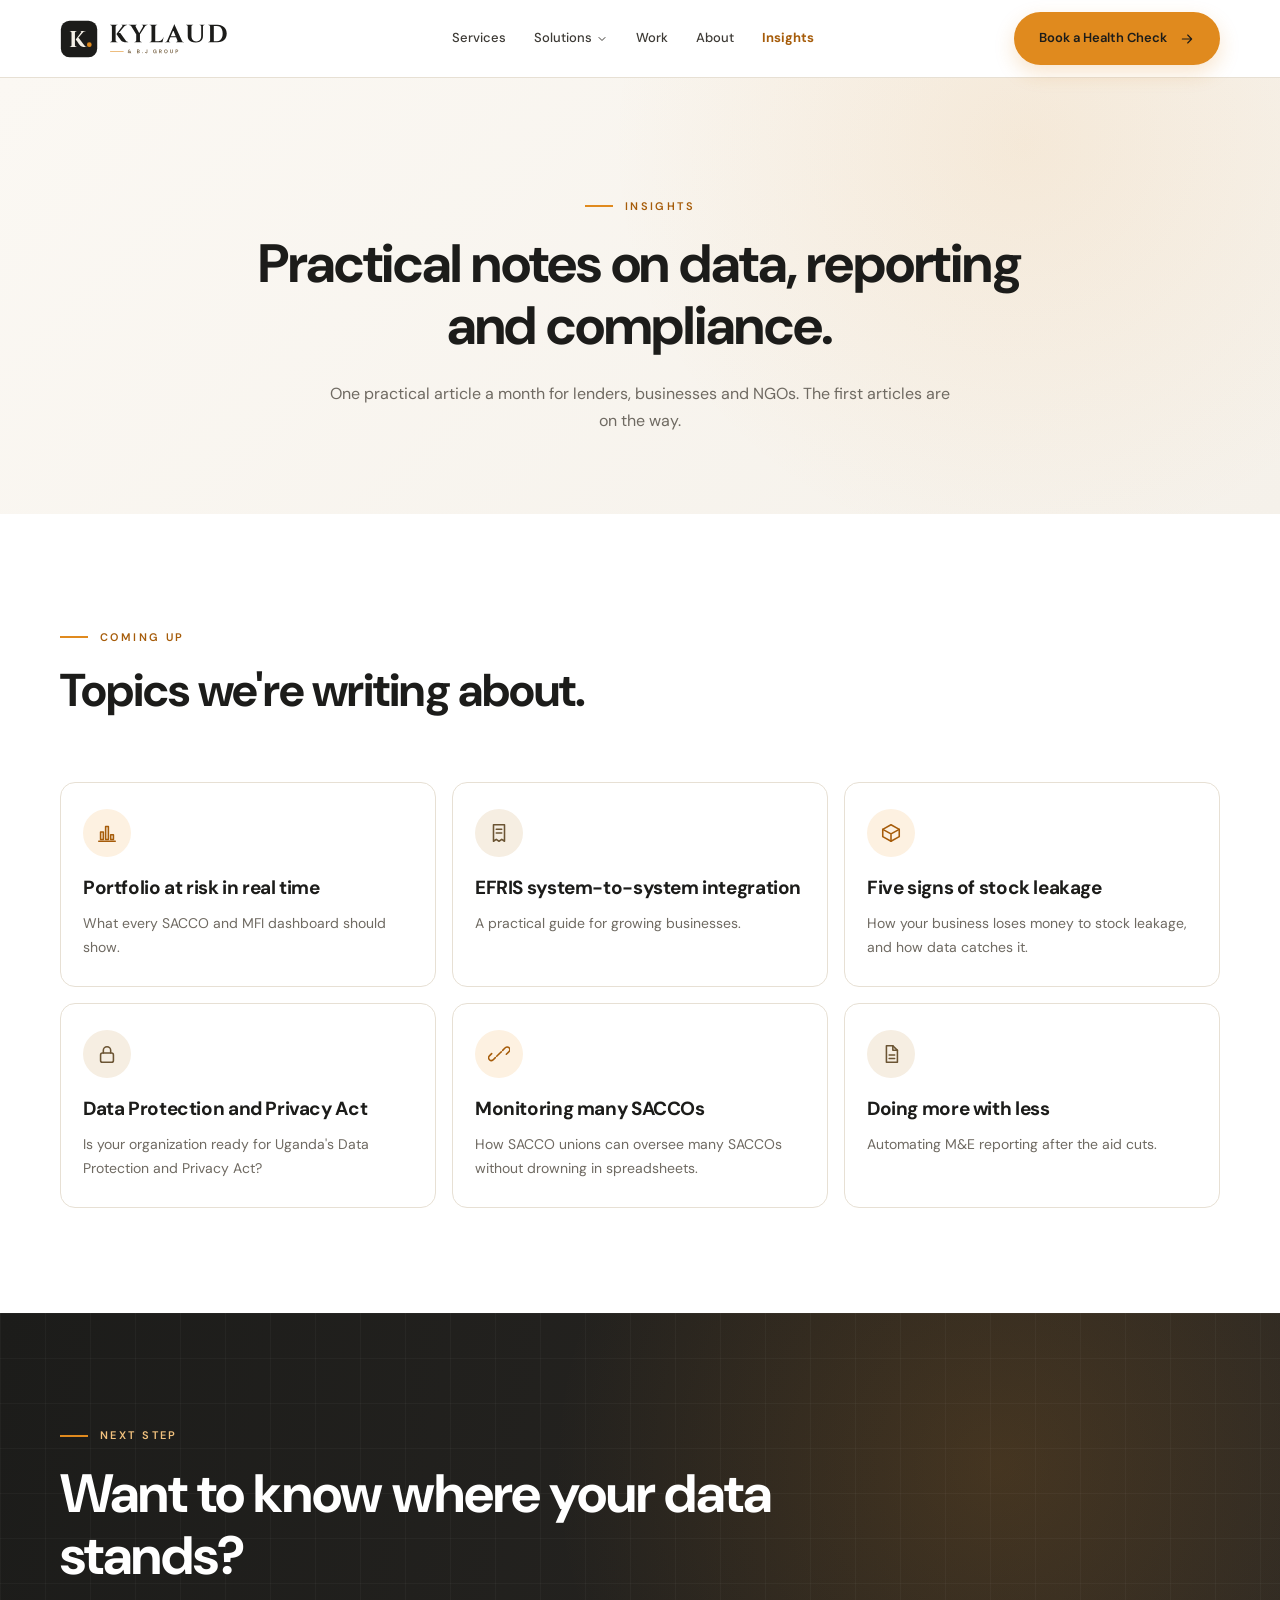
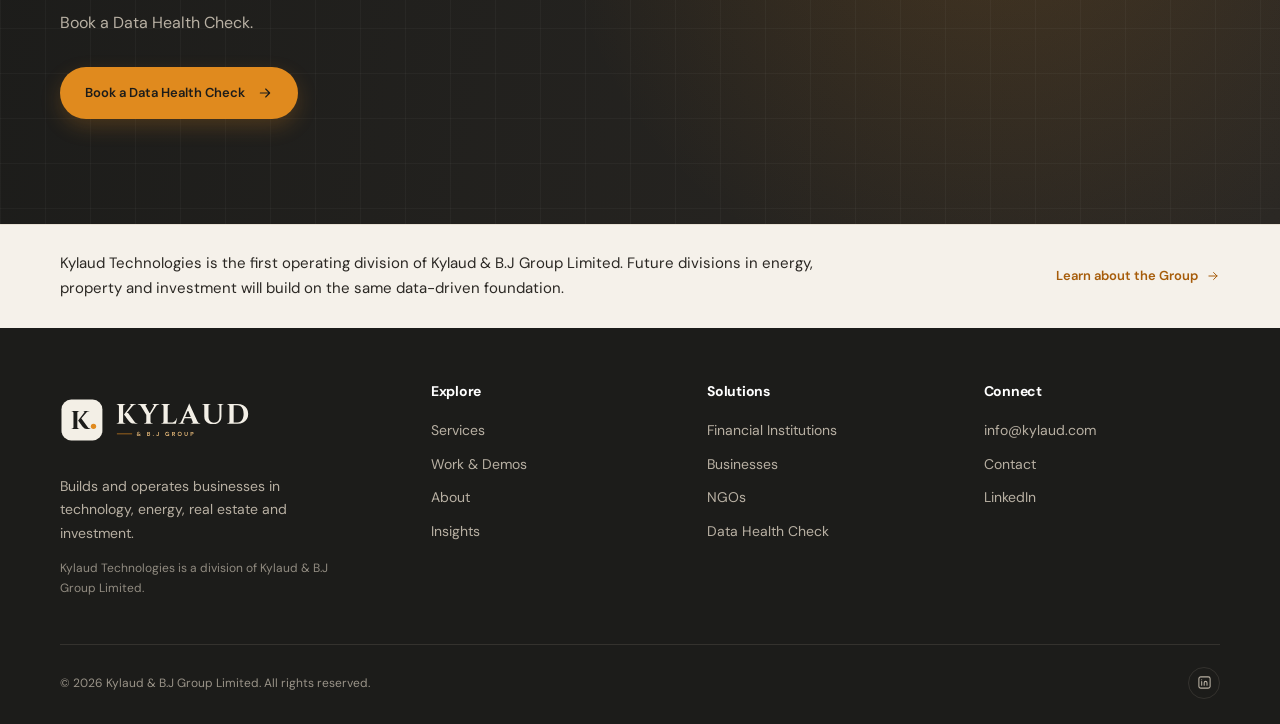
<file: insights.html>
<!DOCTYPE html>
<html lang="en">
<head>
  <meta charset="UTF-8" />
  <meta name="viewport" content="width=device-width, initial-scale=1.0" />
  <meta name="description" content="Practical articles on portfolio reporting, EFRIS integration, stock leakage, data protection and M&E reporting in Uganda." />
  <title>Insights | Kylaud & B.J Group</title>

  <link rel="preconnect" href="https://fonts.googleapis.com" />
  <link rel="preconnect" href="https://fonts.gstatic.com" crossorigin />
  <link rel="icon" href="images/kylaud-logo-pack/icons/favicon.ico" sizes="any" />
  <link rel="icon" type="image/png" sizes="32x32" href="images/kylaud-logo-pack/icons/kylaud-icon-32.png" />
  <link rel="apple-touch-icon" href="images/kylaud-logo-pack/icons/kylaud-icon-180.png" />
  <meta name="theme-color" content="#1C1C1A" />
  <link href="https://fonts.googleapis.com/css2?family=DM+Sans:wght@400;500;600;700&display=swap" rel="stylesheet" />
  <link href="css/style.css" rel="stylesheet" />
</head>

<body>

  <header class="navbar">
    <div class="container nav-inner">
      <a href="index.html" class="logo" aria-label="Kylaud &amp; B.J Group home">
        <img src="images/kylaud-logo-pack/svg/kylaud-logo-primary.svg" alt="Kylaud &amp; B.J Group" width="203" height="66" />
      </a>

      <nav class="nav-links" id="navLinks" aria-label="Main navigation">
        <a href="services.html">Services</a>
        <div class="nav-dropdown">
          <span class="nav-drop-label" tabindex="0" aria-haspopup="true">Solutions <svg class="chev" viewBox="0 0 24 24"><path d="m6 9 6 6 6-6"/></svg></span>
          <div class="nav-dropdown-menu">
            <a href="finance.html">Financial Institutions</a>
            <a href="businesses.html">Businesses</a>
            <a href="ngos.html">NGOs</a>
          </div>
        </div>
        <a href="work.html">Work</a>
        <a href="about.html">About</a>
        <a href="insights.html" class="active">Insights</a>
        <a href="health-check.html" class="btn btn-primary nav-cta-mobile">Book a Health Check</a>
      </nav>

      <a href="health-check.html" class="btn btn-primary nav-cta">Book a Health Check <svg class="icon" viewBox="0 0 24 24"><path d="M5 12h14M13 6l6 6-6 6"/></svg></a>

      <button class="menu-toggle" id="menuToggle" aria-label="Toggle navigation" aria-expanded="false">
        <svg class="icon ic-open" viewBox="0 0 24 24"><path d="M4 7h16M4 12h16M4 17h16"/></svg>
        <svg class="icon ic-close" viewBox="0 0 24 24"><path d="M6 6l12 12M18 6 6 18"/></svg>
      </button>
    </div>
  </header>

  <main>

    <section class="page-hero">
      <div class="container">
        <div class="eyebrow">Insights</div>
        <h1>Practical notes on data, reporting and compliance.</h1>
        <p>One practical article a month for lenders, businesses and NGOs. The first articles are on the way.</p>
        
      </div>
    </section>

    <section class="section">
      <div class="container">
        <div class="section-heading-row" style="">
          <div>
            <div class="section-label">Coming up</div>
            <h2 class="section-title">Topics we're writing about.</h2>
          </div>
          
        </div>
        <div class="services-grid cols-3">
          <article class="service-card compact">
            <div class="service-icon"><svg class="icon" viewBox="0 0 24 24"><path d="M3 21h18"/><rect x="5" y="11" width="3" height="8"/><rect x="10.5" y="5" width="3" height="14"/><rect x="16" y="14" width="3" height="5"/></svg></div>
            <h3>Portfolio at risk in real time</h3>
            <p>What every SACCO and MFI dashboard should show.</p>
          </article>
          <article class="service-card alt compact">
            <div class="service-icon"><svg class="icon" viewBox="0 0 24 24"><path d="M6 3h12v18l-3-2-3 2-3-2-3 2V3Z"/><path d="M9 8h6M9 12h6"/></svg></div>
            <h3>EFRIS system-to-system integration</h3>
            <p>A practical guide for growing businesses.</p>
          </article>
          <article class="service-card compact">
            <div class="service-icon"><svg class="icon" viewBox="0 0 24 24"><path d="m12 3 9 5v8l-9 5-9-5V8l9-5Z"/><path d="m3 8 9 5 9-5M12 13v8"/></svg></div>
            <h3>Five signs of stock leakage</h3>
            <p>How your business loses money to stock leakage, and how data catches it.</p>
          </article>
          <article class="service-card alt compact">
            <div class="service-icon"><svg class="icon" viewBox="0 0 24 24"><rect x="5" y="11" width="14" height="10" rx="2"/><path d="M8 11V8a4 4 0 0 1 8 0v3"/></svg></div>
            <h3>Data Protection and Privacy Act</h3>
            <p>Is your organization ready for Uganda's Data Protection and Privacy Act?</p>
          </article>
          <article class="service-card compact">
            <div class="service-icon"><svg class="icon" viewBox="0 0 24 24"><path d="M9.5 14.5 14.5 9.5"/><path d="M8 16 5.5 18.5a3 3 0 0 1-4.2-4.2L4 11.6M16 8l2.5-2.5a3 3 0 1 1 4.2 4.2L20 12.3"/></svg></div>
            <h3>Monitoring many SACCOs</h3>
            <p>How SACCO unions can oversee many SACCOs without drowning in spreadsheets.</p>
          </article>
          <article class="service-card alt compact">
            <div class="service-icon"><svg class="icon" viewBox="0 0 24 24"><path d="M7 3h7l5 5v13H7z"/><path d="M14 3v5h5M10 13h6M10 17h6"/></svg></div>
            <h3>Doing more with less</h3>
            <p>Automating M&amp;E reporting after the aid cuts.</p>
          </article>
        </div>
      </div>
    </section>

    <section class="section vision">
      <div class="container">
        <div class="vision-inner">
          <div class="section-label">Next step</div>
          <h2>Want to know where your data stands?</h2>
          <p>Book a Data Health Check.</p>
          <div class="vision-actions"><a href="health-check.html" class="btn btn-primary">Book a Data Health Check <svg class="icon" viewBox="0 0 24 24"><path d="M5 12h14M13 6l6 6-6 6"/></svg></a></div>
        </div>
      </div>
    </section>

  </main>

    <div class="roadmap-strip">
      <div class="container">
        <p>Kylaud Technologies is the first operating division of Kylaud &amp; B.J Group Limited. Future divisions in energy, property and investment will build on the same data-driven foundation.</p>
        <a href="about.html#roadmap" class="text-link">Learn about the Group <svg class="icon" viewBox="0 0 24 24"><path d="M5 12h14M13 6l6 6-6 6"/></svg></a>
      </div>
    </div>

  <footer class="footer">
    <div class="container">

      <div class="footer-grid">
        <div class="footer-brand">
          <a href="index.html" class="logo" aria-label="Kylaud &amp; B.J Group home">
            <img src="images/kylaud-logo-pack/svg/kylaud-logo-reversed.svg" alt="Kylaud &amp; B.J Group" width="228" height="74" />
          </a>
          <p class="footer-description">
            Builds and operates businesses in technology, energy, real estate and investment.
          </p>
          <p class="footer-legal">Kylaud Technologies is a division of Kylaud &amp; B.J Group Limited.</p>
        </div>

        <div>
          <h4>Explore</h4>
          <div class="footer-links">
            <a href="services.html">Services</a>
            <a href="work.html">Work &amp; Demos</a>
            <a href="about.html">About</a>
            <a href="insights.html">Insights</a>
          </div>
        </div>

        <div>
          <h4>Solutions</h4>
          <div class="footer-links">
            <a href="finance.html">Financial Institutions</a>
            <a href="businesses.html">Businesses</a>
            <a href="ngos.html">NGOs</a>
            <a href="health-check.html">Data Health Check</a>
          </div>
        </div>

        <div>
          <h4>Connect</h4>
          <div class="footer-links">
            <a href="mailto:info@kylaud.com">info@kylaud.com</a>
            <a href="contact.html">Contact</a>
            <a href="https://www.linkedin.com/company/kylaud" target="_blank" rel="noopener">LinkedIn</a>
          </div>
        </div>
      </div>

      <div class="footer-bottom">
        <p>&copy; <span id="year"></span> Kylaud &amp; B.J Group Limited. All rights reserved.</p>

        <div class="footer-socials">
          <a href="https://www.linkedin.com/company/kylaud" target="_blank" rel="noopener" aria-label="LinkedIn">
            <svg class="icon" viewBox="0 0 24 24"><rect x="3" y="3" width="18" height="18" rx="3"/><path d="M7.5 10.5v6M7.5 7.6v.1M11.5 16.5v-4c0-1.4 1-2.3 2.2-2.3 1.3 0 2.3.9 2.3 2.3v4"/></svg>
          </a>
        </div>
      </div>
    </div>
  </footer>

  <script src="js/main.js"></script>

</body>
</html>
</file>
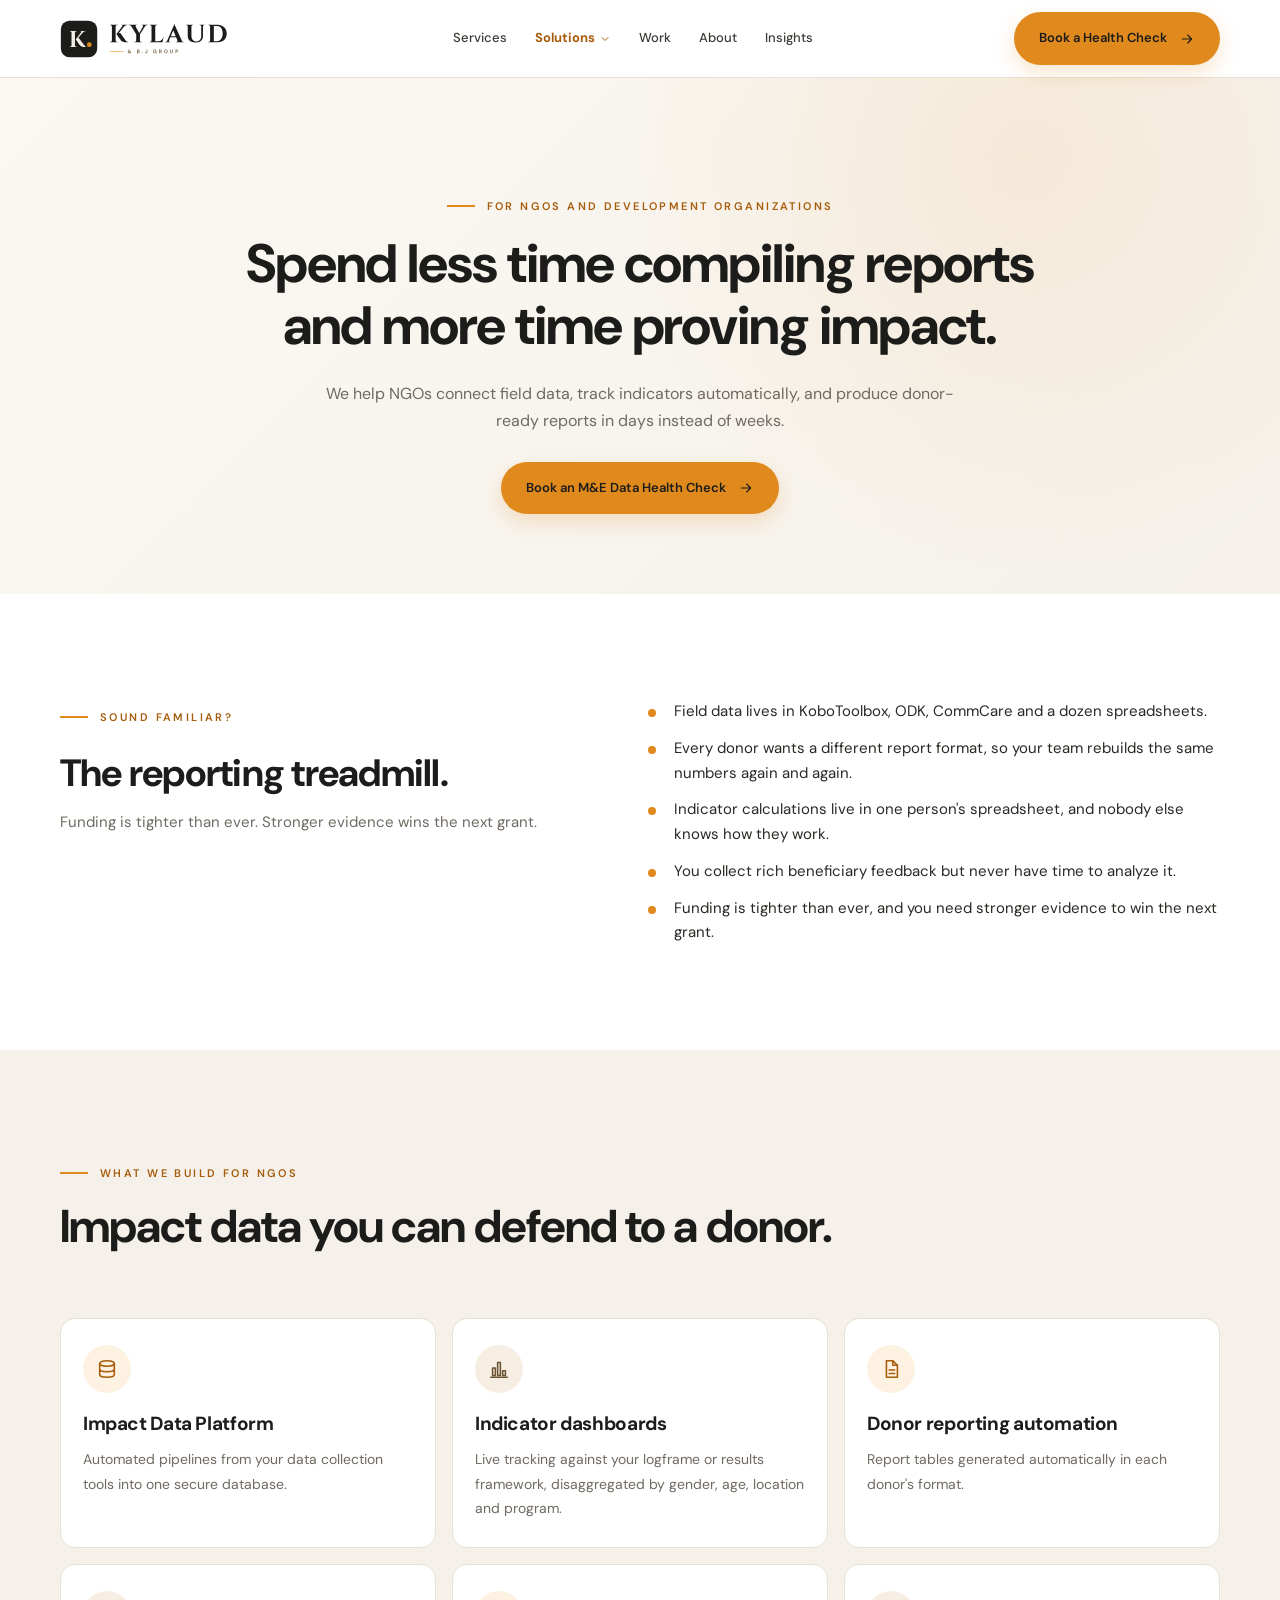
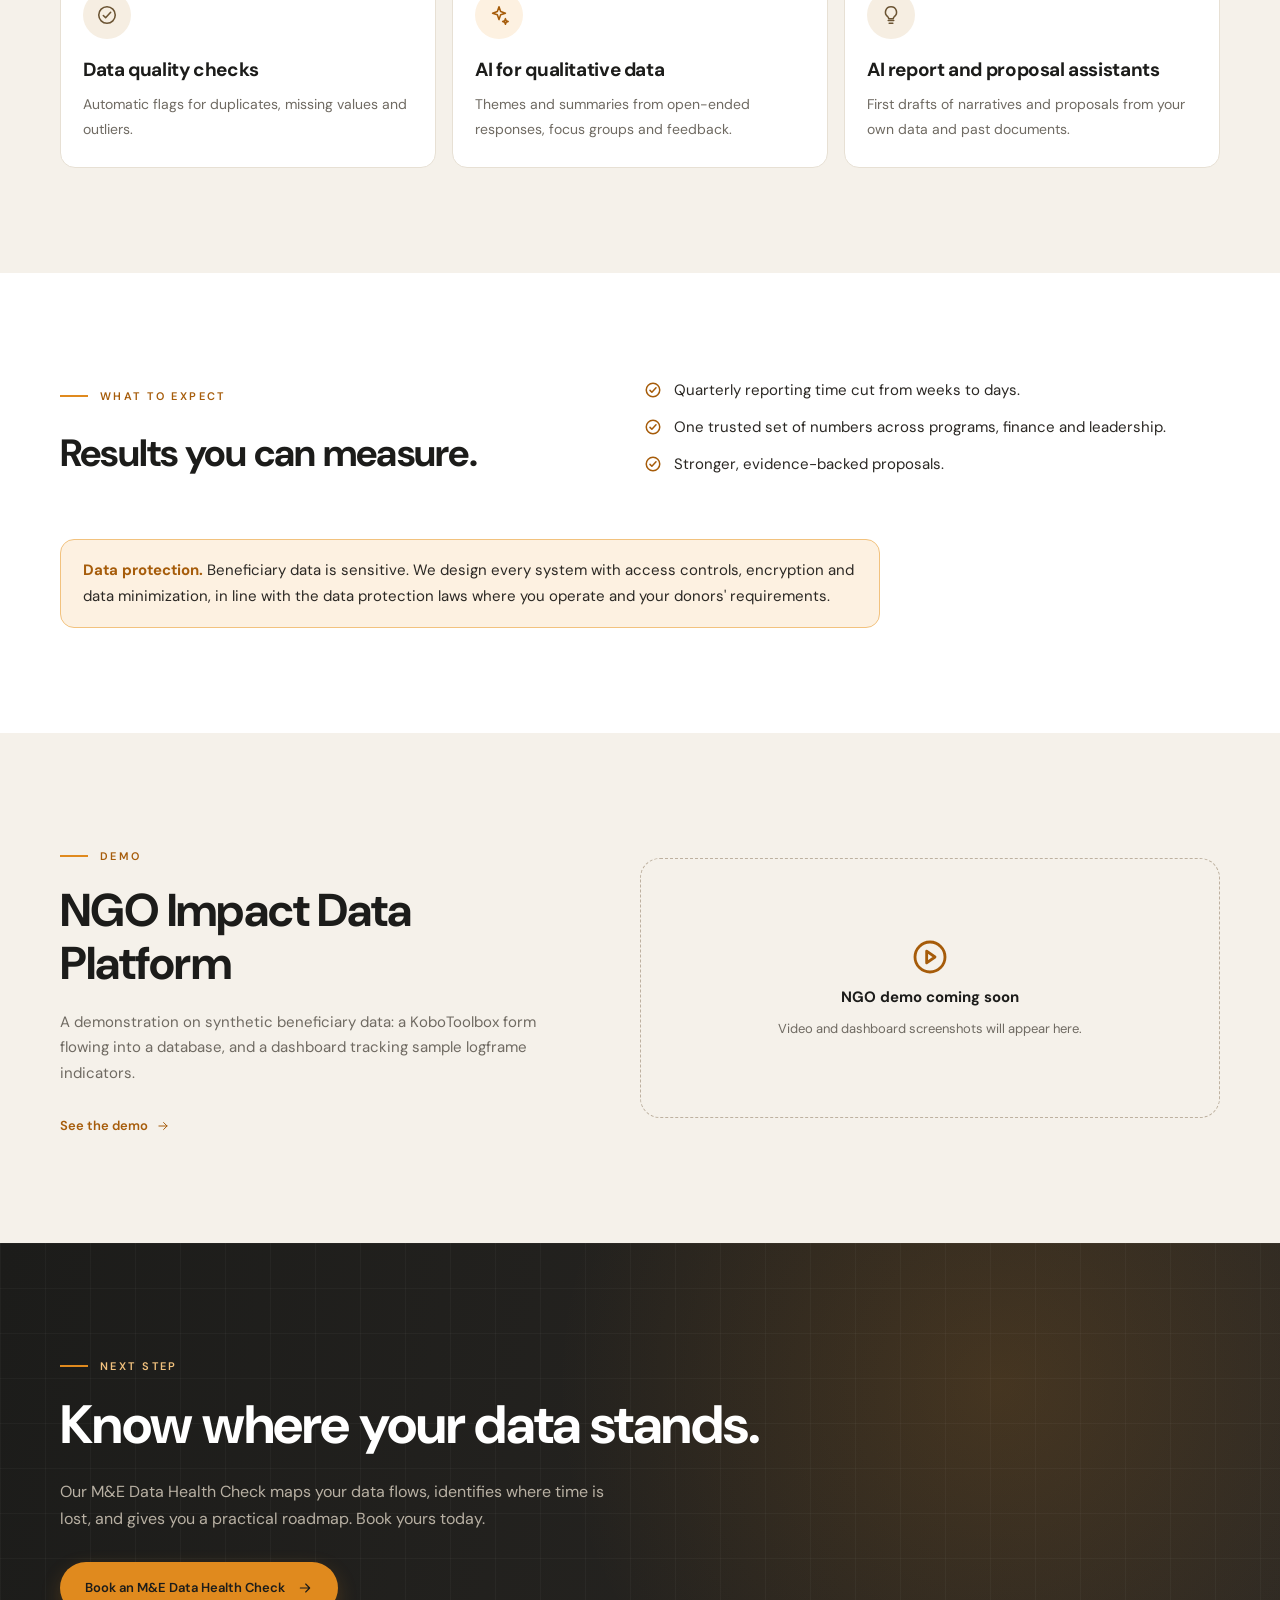
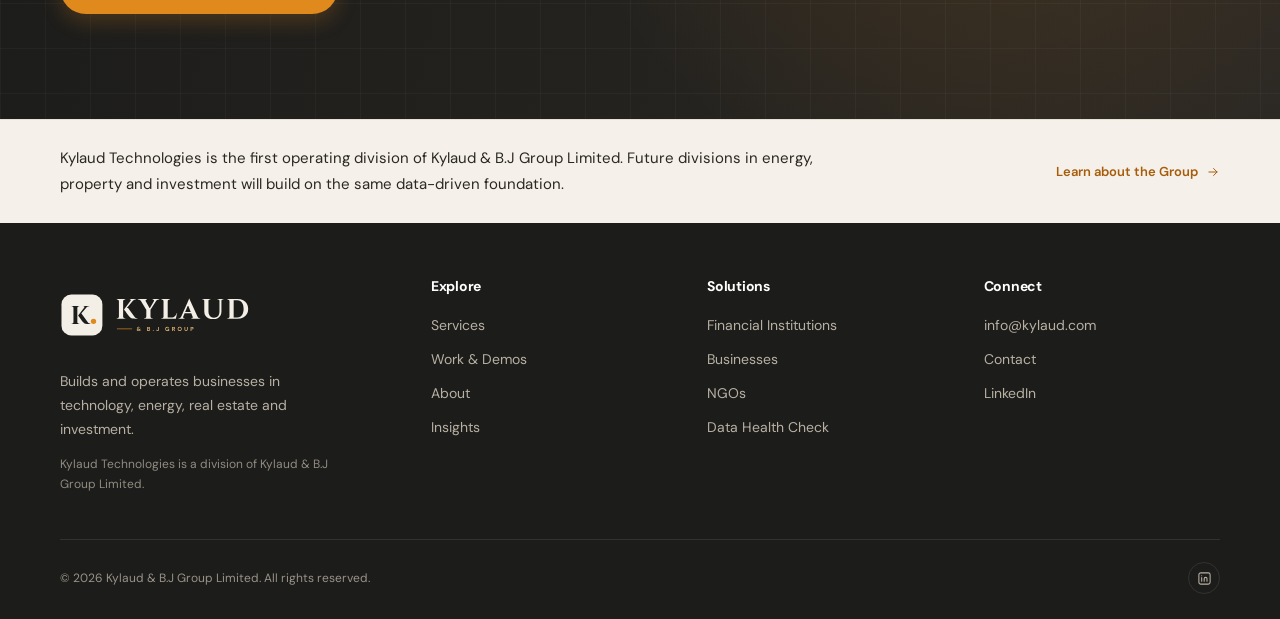
<file: ngos.html>
<!DOCTYPE html>
<html lang="en">
<head>
  <meta charset="UTF-8" />
  <meta name="viewport" content="width=device-width, initial-scale=1.0" />
  <meta name="description" content="Automated M&E data flows, indicator dashboards and donor-ready reports for well-funded NGOs, UN agencies and donors." />
  <title>For NGOs | Kylaud Technologies · Kylaud & B.J Group</title>

  <link rel="preconnect" href="https://fonts.googleapis.com" />
  <link rel="preconnect" href="https://fonts.gstatic.com" crossorigin />
  <link rel="icon" href="images/kylaud-logo-pack/icons/favicon.ico" sizes="any" />
  <link rel="icon" type="image/png" sizes="32x32" href="images/kylaud-logo-pack/icons/kylaud-icon-32.png" />
  <link rel="apple-touch-icon" href="images/kylaud-logo-pack/icons/kylaud-icon-180.png" />
  <meta name="theme-color" content="#1C1C1A" />
  <link href="https://fonts.googleapis.com/css2?family=DM+Sans:wght@400;500;600;700&display=swap" rel="stylesheet" />
  <link href="css/style.css" rel="stylesheet" />
</head>

<body>

  <header class="navbar">
    <div class="container nav-inner">
      <a href="index.html" class="logo" aria-label="Kylaud &amp; B.J Group home">
        <img src="images/kylaud-logo-pack/svg/kylaud-logo-primary.svg" alt="Kylaud &amp; B.J Group" width="203" height="66" />
      </a>

      <nav class="nav-links" id="navLinks" aria-label="Main navigation">
        <a href="services.html">Services</a>
        <div class="nav-dropdown active">
          <span class="nav-drop-label" tabindex="0" aria-haspopup="true">Solutions <svg class="chev" viewBox="0 0 24 24"><path d="m6 9 6 6 6-6"/></svg></span>
          <div class="nav-dropdown-menu">
            <a href="finance.html">Financial Institutions</a>
            <a href="businesses.html">Businesses</a>
            <a href="ngos.html" class="active">NGOs</a>
          </div>
        </div>
        <a href="work.html">Work</a>
        <a href="about.html">About</a>
        <a href="insights.html">Insights</a>
        <a href="health-check.html" class="btn btn-primary nav-cta-mobile">Book a Health Check</a>
      </nav>

      <a href="health-check.html" class="btn btn-primary nav-cta">Book a Health Check <svg class="icon" viewBox="0 0 24 24"><path d="M5 12h14M13 6l6 6-6 6"/></svg></a>

      <button class="menu-toggle" id="menuToggle" aria-label="Toggle navigation" aria-expanded="false">
        <svg class="icon ic-open" viewBox="0 0 24 24"><path d="M4 7h16M4 12h16M4 17h16"/></svg>
        <svg class="icon ic-close" viewBox="0 0 24 24"><path d="M6 6l12 12M18 6 6 18"/></svg>
      </button>
    </div>
  </header>

  <main>

    <section class="page-hero">
      <div class="container">
        <div class="eyebrow">For NGOs and development organizations</div>
        <h1>Spend less time compiling reports and more time proving impact.</h1>
        <p>We help NGOs connect field data, track indicators automatically, and produce donor-ready reports in days instead of weeks.</p>
        <div class="hero-actions"><a href="health-check.html" class="btn btn-primary">Book an M&amp;E Data Health Check <svg class="icon" viewBox="0 0 24 24"><path d="M5 12h14M13 6l6 6-6 6"/></svg></a></div>
      </div>
    </section>

    <section class="section">
      <div class="container">
        <div class="split">
          <div>
            <div class="section-label">Sound familiar?</div>
            <h2>The reporting treadmill.</h2>
            <p class="lead">Funding is tighter than ever. Stronger evidence wins the next grant.</p>
          </div>
          <ul class="checklist dots">
              <li>Field data lives in KoboToolbox, ODK, CommCare and a dozen spreadsheets.</li>
              <li>Every donor wants a different report format, so your team rebuilds the same numbers again and again.</li>
              <li>Indicator calculations live in one person's spreadsheet, and nobody else knows how they work.</li>
              <li>You collect rich beneficiary feedback but never have time to analyze it.</li>
              <li>Funding is tighter than ever, and you need stronger evidence to win the next grant.</li>
            </ul>
        </div>
      </div>
    </section>

    <section class="section services">
      <div class="container">
        <div class="section-heading-row" style="">
          <div>
            <div class="section-label">What we build for NGOs</div>
            <h2 class="section-title">Impact data you can defend to a donor.</h2>
          </div>
          
        </div>
        <div class="services-grid cols-3">
          <article class="service-card compact">
            <div class="service-icon"><svg class="icon" viewBox="0 0 24 24"><ellipse cx="12" cy="6" rx="8" ry="3"/><path d="M4 6v6c0 1.7 3.6 3 8 3s8-1.3 8-3V6M4 12v6c0 1.7 3.6 3 8 3s8-1.3 8-3v-6"/></svg></div>
            <h3>Impact Data Platform</h3>
            <p>Automated pipelines from your data collection tools into one secure database.</p>
          </article>
          <article class="service-card alt compact">
            <div class="service-icon"><svg class="icon" viewBox="0 0 24 24"><path d="M3 21h18"/><rect x="5" y="11" width="3" height="8"/><rect x="10.5" y="5" width="3" height="14"/><rect x="16" y="14" width="3" height="5"/></svg></div>
            <h3>Indicator dashboards</h3>
            <p>Live tracking against your logframe or results framework, disaggregated by gender, age, location and program.</p>
          </article>
          <article class="service-card compact">
            <div class="service-icon"><svg class="icon" viewBox="0 0 24 24"><path d="M7 3h7l5 5v13H7z"/><path d="M14 3v5h5M10 13h6M10 17h6"/></svg></div>
            <h3>Donor reporting automation</h3>
            <p>Report tables generated automatically in each donor's format.</p>
          </article>
          <article class="service-card alt compact">
            <div class="service-icon"><svg class="icon" viewBox="0 0 24 24"><circle cx="12" cy="12" r="9"/><path d="m8 12.5 2.5 2.5 5.5-6"/></svg></div>
            <h3>Data quality checks</h3>
            <p>Automatic flags for duplicates, missing values and outliers.</p>
          </article>
          <article class="service-card compact">
            <div class="service-icon"><svg class="icon" viewBox="0 0 24 24"><path d="M12 3l1.8 5.2L19 10l-5.2 1.8L12 17l-1.8-5.2L5 10l5.2-1.8L12 3Z"/><path d="M19 16l.8 2.2L22 19l-2.2.8L19 22l-.8-2.2L16 19l2.2-.8L19 16Z"/></svg></div>
            <h3>AI for qualitative data</h3>
            <p>Themes and summaries from open-ended responses, focus groups and feedback.</p>
          </article>
          <article class="service-card alt compact">
            <div class="service-icon"><svg class="icon" viewBox="0 0 24 24"><path d="M9 18h6M10 21h4"/><path d="M12 3a6 6 0 0 0-3.5 10.9c.6.5 1 1.2 1 2.1h5c0-.9.4-1.6 1-2.1A6 6 0 0 0 12 3Z"/></svg></div>
            <h3>AI report and proposal assistants</h3>
            <p>First drafts of narratives and proposals from your own data and past documents.</p>
          </article>
        </div>
      </div>
    </section>

    <section class="section">
      <div class="container">
        <div class="split">
          <div>
            <div class="section-label">What to expect</div>
            <h2>Results you can measure.</h2>
          </div>
          <ul class="checklist">
              <li>Quarterly reporting time cut from weeks to days.</li>
              <li>One trusted set of numbers across programs, finance and leadership.</li>
              <li>Stronger, evidence-backed proposals.</li>
            </ul>
        </div>

        <div class="callout" style="margin-top:50px; max-width:820px;">
          <strong>Data protection.</strong> Beneficiary data is sensitive. We design every system with access controls, encryption and data minimization, in line with the data protection laws where you operate and your donors' requirements.
        </div>
      </div>
    </section>

    <section class="section services">
      <div class="container about-grid">
        <div class="about-copy">
          <div class="section-label">Demo</div>
          <h2 class="section-title">NGO Impact Data Platform</h2>
          <p>A demonstration on synthetic beneficiary data: a KoboToolbox form flowing into a database, and a dashboard tracking sample logframe indicators.</p>
          <a href="work.html#demo-ngo" class="text-link">See the demo <svg class="icon" viewBox="0 0 24 24"><path d="M5 12h14M13 6l6 6-6 6"/></svg></a>
        </div>
        <div class="video-slot"><svg class="icon" viewBox="0 0 24 24"><circle cx="12" cy="12" r="9"/><path d="m10 8.5 5 3.5-5 3.5Z"/></svg><strong>NGO demo coming soon</strong><span>Video and dashboard screenshots will appear here.</span></div>
      </div>
    </section>

    <section class="section vision">
      <div class="container">
        <div class="vision-inner">
          <div class="section-label">Next step</div>
          <h2>Know where your data stands.</h2>
          <p>Our M&amp;E Data Health Check maps your data flows, identifies where time is lost, and gives you a practical roadmap. Book yours today.</p>
          <div class="vision-actions"><a href="health-check.html" class="btn btn-primary">Book an M&amp;E Data Health Check <svg class="icon" viewBox="0 0 24 24"><path d="M5 12h14M13 6l6 6-6 6"/></svg></a></div>
        </div>
      </div>
    </section>

  </main>

    <div class="roadmap-strip">
      <div class="container">
        <p>Kylaud Technologies is the first operating division of Kylaud &amp; B.J Group Limited. Future divisions in energy, property and investment will build on the same data-driven foundation.</p>
        <a href="about.html#roadmap" class="text-link">Learn about the Group <svg class="icon" viewBox="0 0 24 24"><path d="M5 12h14M13 6l6 6-6 6"/></svg></a>
      </div>
    </div>

  <footer class="footer">
    <div class="container">

      <div class="footer-grid">
        <div class="footer-brand">
          <a href="index.html" class="logo" aria-label="Kylaud &amp; B.J Group home">
            <img src="images/kylaud-logo-pack/svg/kylaud-logo-reversed.svg" alt="Kylaud &amp; B.J Group" width="228" height="74" />
          </a>
          <p class="footer-description">
            Builds and operates businesses in technology, energy, real estate and investment.
          </p>
          <p class="footer-legal">Kylaud Technologies is a division of Kylaud &amp; B.J Group Limited.</p>
        </div>

        <div>
          <h4>Explore</h4>
          <div class="footer-links">
            <a href="services.html">Services</a>
            <a href="work.html">Work &amp; Demos</a>
            <a href="about.html">About</a>
            <a href="insights.html">Insights</a>
          </div>
        </div>

        <div>
          <h4>Solutions</h4>
          <div class="footer-links">
            <a href="finance.html">Financial Institutions</a>
            <a href="businesses.html">Businesses</a>
            <a href="ngos.html">NGOs</a>
            <a href="health-check.html">Data Health Check</a>
          </div>
        </div>

        <div>
          <h4>Connect</h4>
          <div class="footer-links">
            <a href="mailto:info@kylaud.com">info@kylaud.com</a>
            <a href="contact.html">Contact</a>
            <a href="https://www.linkedin.com/company/kylaud" target="_blank" rel="noopener">LinkedIn</a>
          </div>
        </div>
      </div>

      <div class="footer-bottom">
        <p>&copy; <span id="year"></span> Kylaud &amp; B.J Group Limited. All rights reserved.</p>

        <div class="footer-socials">
          <a href="https://www.linkedin.com/company/kylaud" target="_blank" rel="noopener" aria-label="LinkedIn">
            <svg class="icon" viewBox="0 0 24 24"><rect x="3" y="3" width="18" height="18" rx="3"/><path d="M7.5 10.5v6M7.5 7.6v.1M11.5 16.5v-4c0-1.4 1-2.3 2.2-2.3 1.3 0 2.3.9 2.3 2.3v4"/></svg>
          </a>
        </div>
      </div>
    </div>
  </footer>

  <script src="js/main.js"></script>

</body>
</html>
</file>
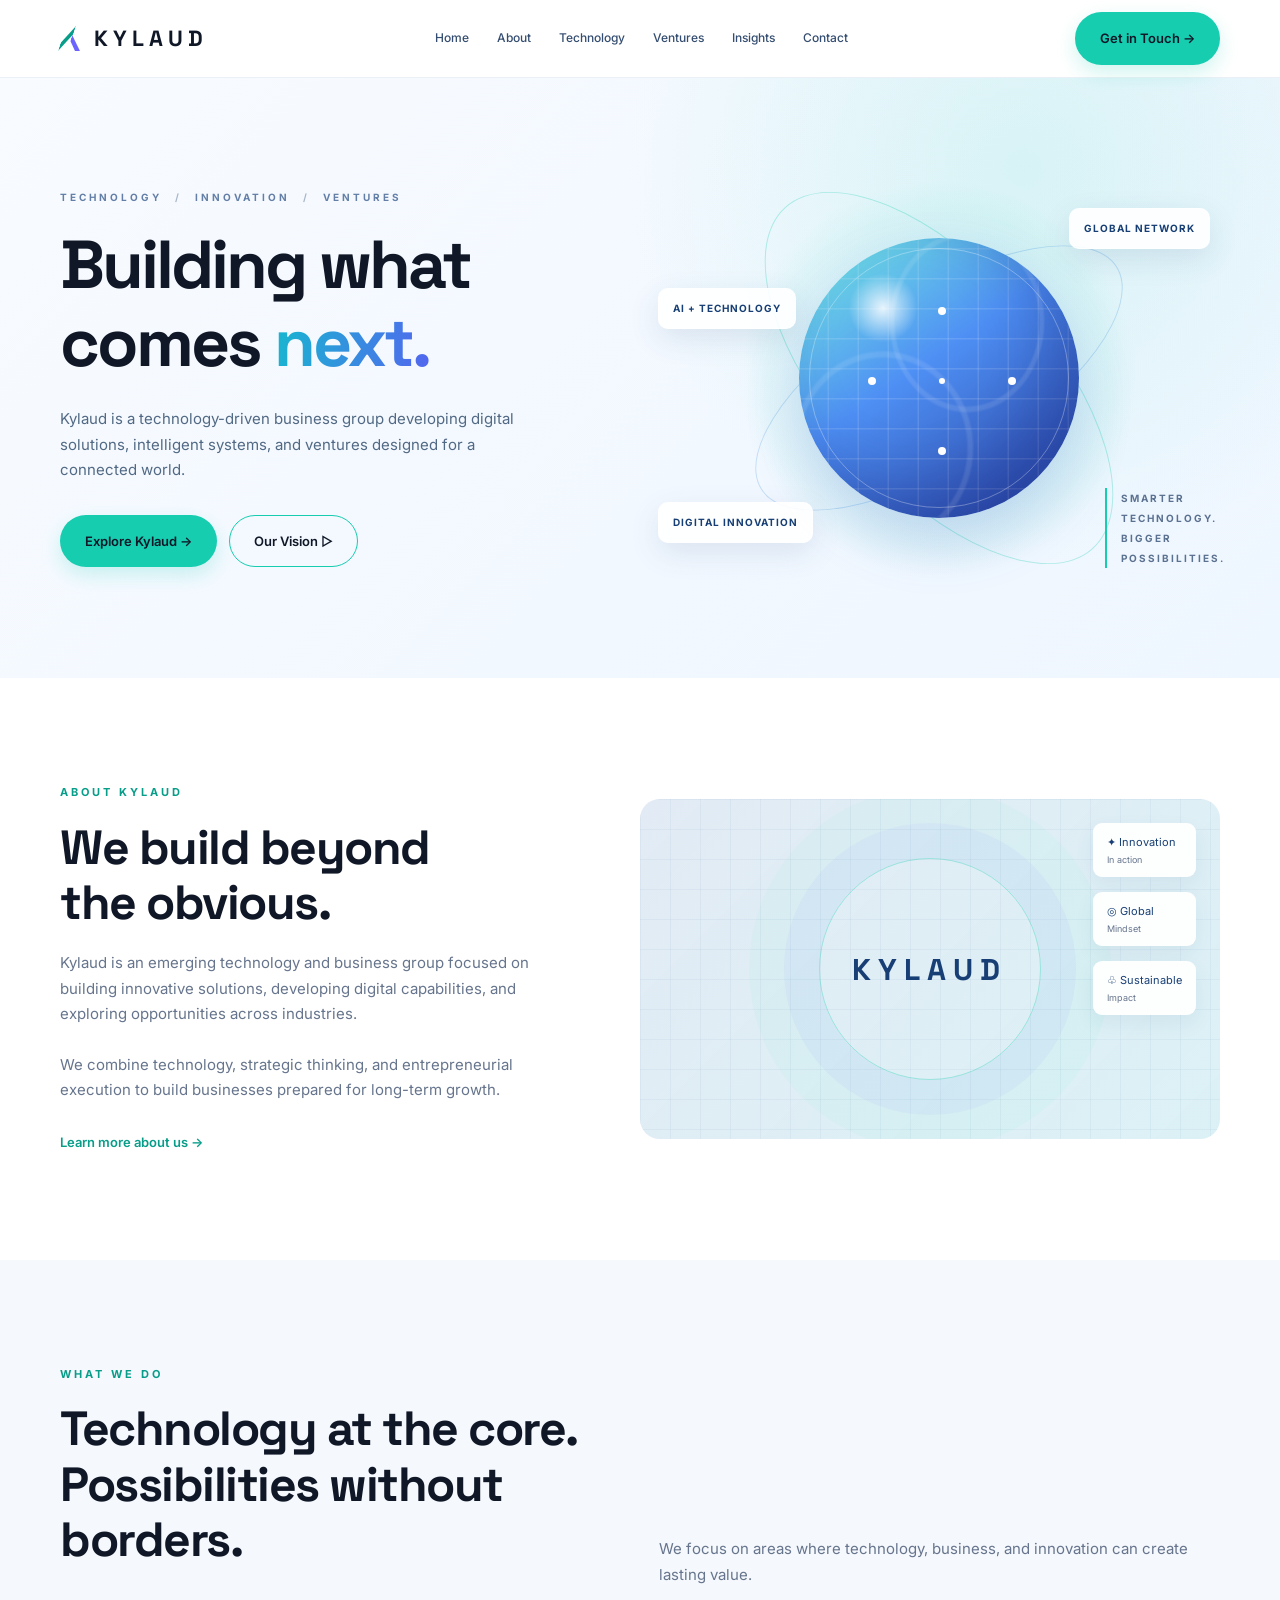
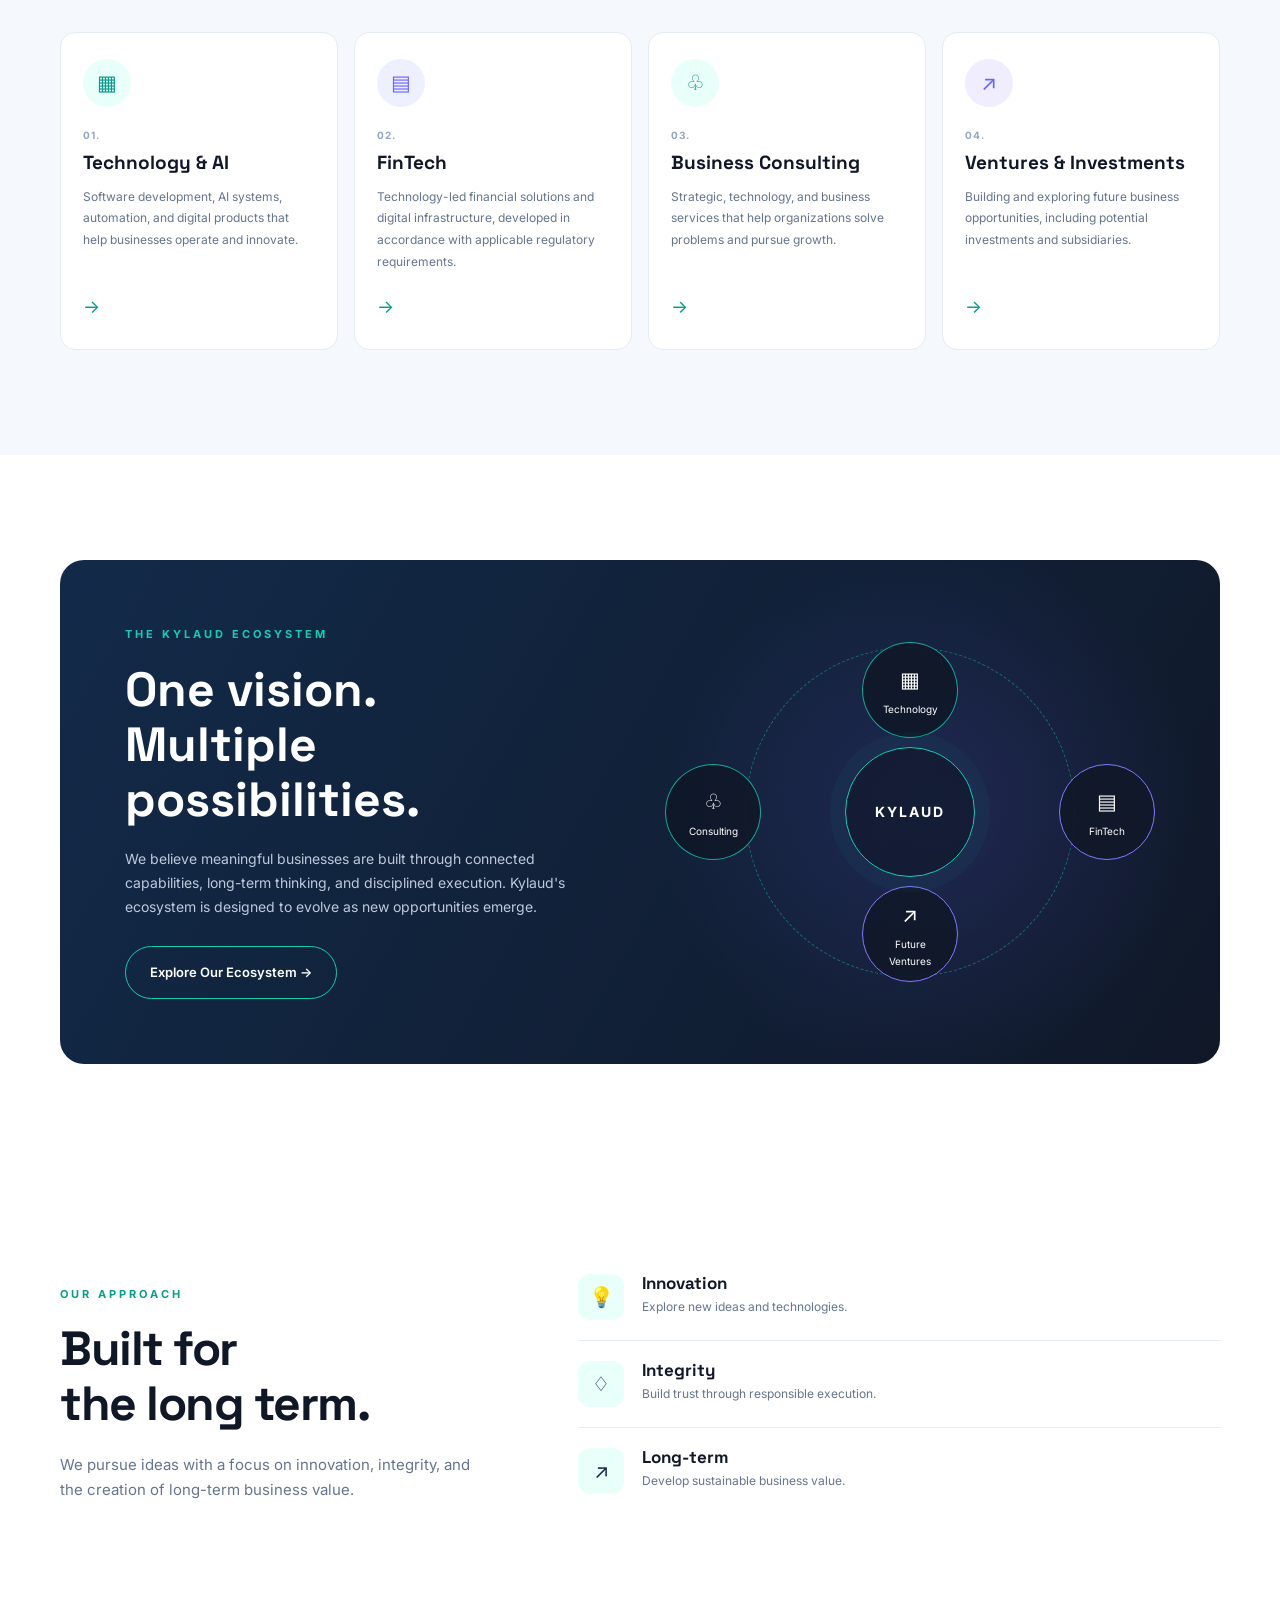
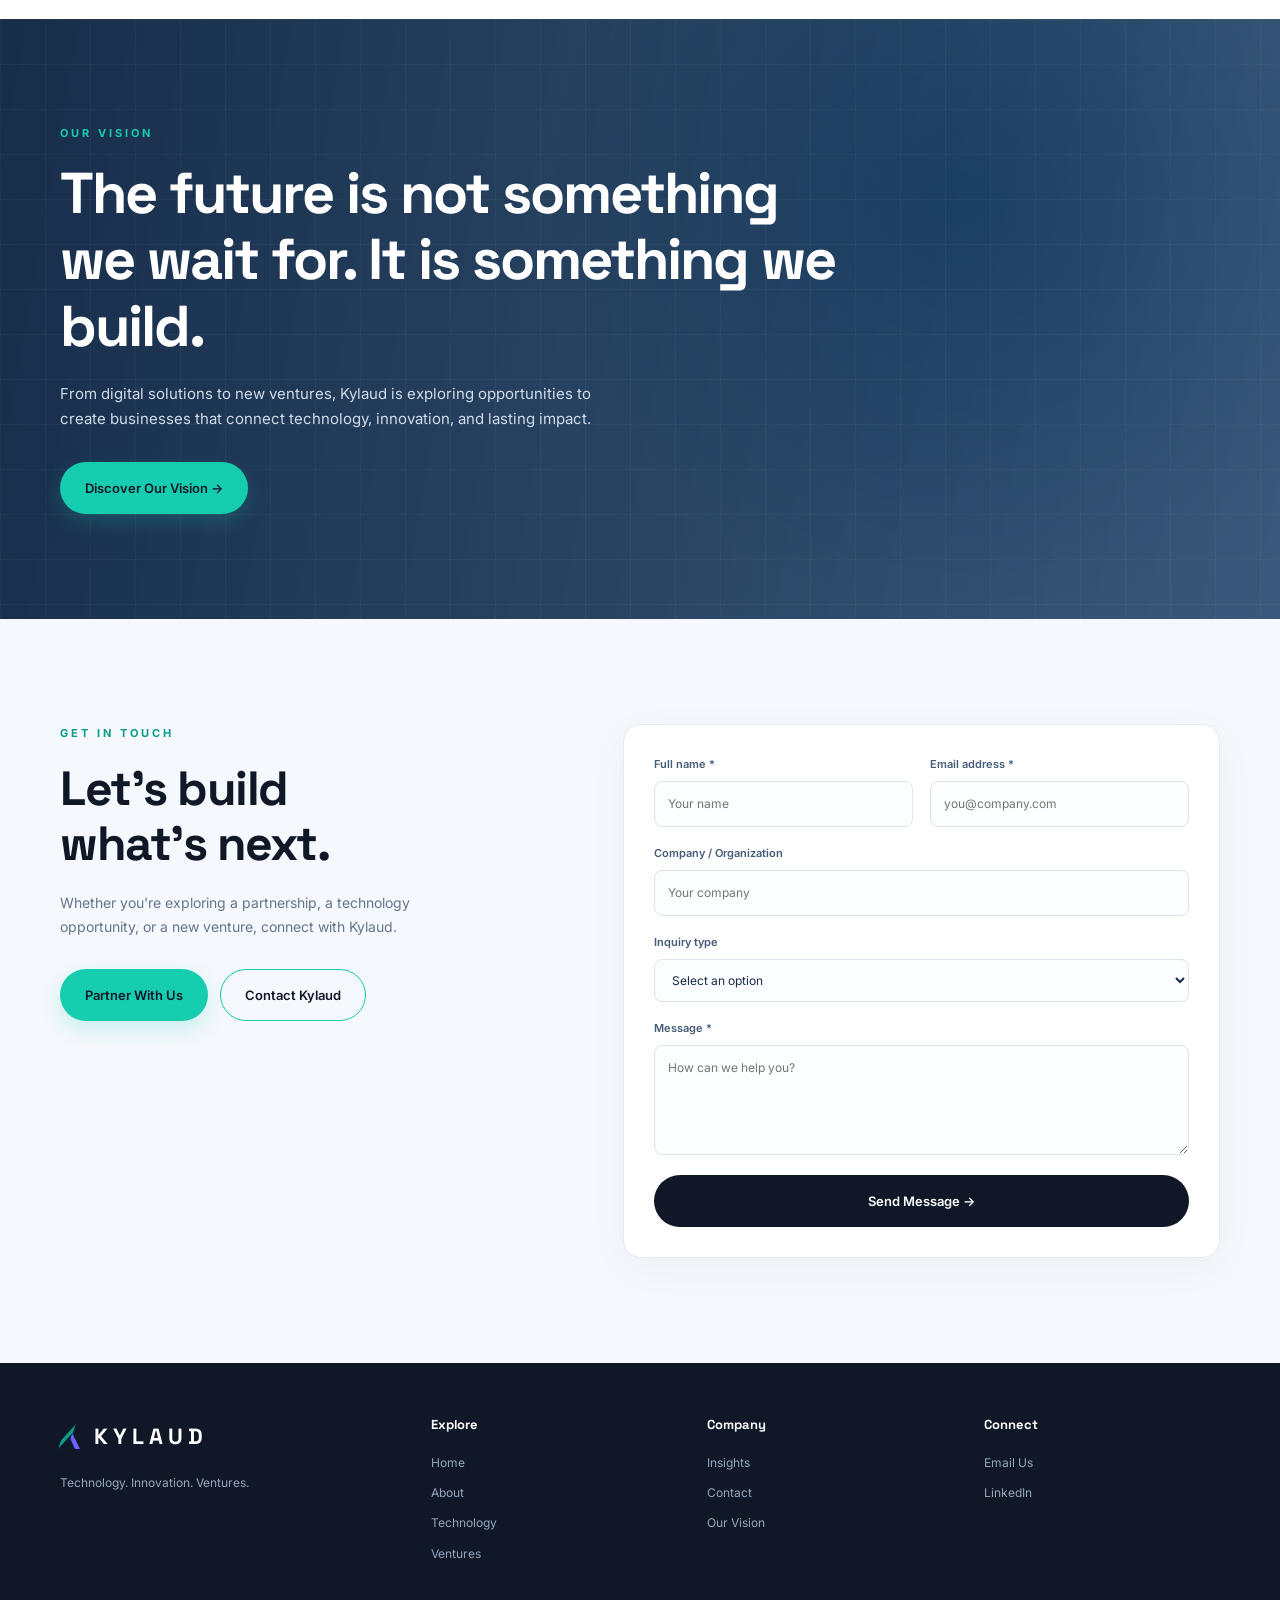
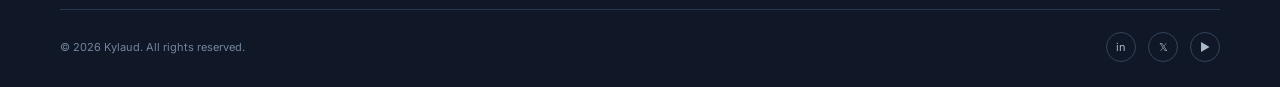
<file: preview.html>
<!DOCTYPE html>
<html lang="en">
<head>
  <meta charset="UTF-8" />
  <meta name="viewport" content="width=device-width, initial-scale=1.0" />
  <meta name="description" content="Kylaud — Technology, innovation and future ventures." />
  <title>Kylaud | Building What Comes Next</title>

  <link rel="preconnect" href="https://fonts.googleapis.com" />
  <link rel="preconnect" href="https://fonts.gstatic.com" crossorigin />
  <link href="https://fonts.googleapis.com/css2?family=Inter:wght@400;500;600;700&family=Space+Grotesk:wght@400;500;600;700&display=swap" rel="stylesheet" />

  <style>
    :root {
      --navy: #101828;
      --blue: #173f75;
      --mint: #16cdb0;
      --mint-dark: #079d89;
      --violet: #6c63ff;
      --white: #ffffff;
      --cloud: #f5f8fc;
      --text: #182b49;
      --muted: #66758d;
      --border: #e5ebf3;
      --shadow: 0 18px 55px rgba(23, 63, 117, 0.08);
      --radius: 20px;
    }

    * {
      margin: 0;
      padding: 0;
      box-sizing: border-box;
    }

    html {
      scroll-behavior: smooth;
      scroll-padding-top: 90px;
    }

    body {
      font-family: "Inter", sans-serif;
      color: var(--text);
      background: var(--white);
      line-height: 1.7;
    }

    h1, h2, h3, h4 {
      font-family: "Space Grotesk", sans-serif;
      line-height: 1.15;
      color: var(--navy);
    }

    a {
      color: inherit;
      text-decoration: none;
    }

    button, input, select, textarea {
      font: inherit;
    }

    button, a {
      -webkit-tap-highlight-color: transparent;
    }

    .container {
      width: min(1160px, calc(100% - 40px));
      margin: 0 auto;
    }

    .section {
      padding: 105px 0;
    }

    .section-label {
      color: var(--mint-dark);
      font-size: 11px;
      font-weight: 700;
      letter-spacing: 3px;
      text-transform: uppercase;
      margin-bottom: 18px;
    }

    .section-title {
      font-size: clamp(32px, 4vw, 48px);
      letter-spacing: -1.5px;
      margin-bottom: 20px;
    }

    .section-description {
      color: var(--muted);
      max-width: 580px;
      font-size: 15px;
    }

    .btn {
      display: inline-flex;
      align-items: center;
      justify-content: center;
      gap: 12px;
      border: 1px solid transparent;
      border-radius: 999px;
      padding: 14px 24px;
      font-size: 13px;
      font-weight: 600;
      cursor: pointer;
      transition: transform .25s ease, box-shadow .25s ease, background .25s ease;
    }

    .btn:hover {
      transform: translateY(-2px);
    }

    .btn-primary {
      background: var(--mint);
      color: var(--navy);
      box-shadow: 0 8px 20px rgba(22, 205, 176, .2);
    }

    .btn-primary:hover {
      background: #0bb99e;
    }

    .btn-outline {
      border-color: var(--mint);
      color: var(--navy);
      background: transparent;
    }

    .btn-outline:hover {
      background: #e9fffa;
    }

    .btn-dark {
      background: var(--navy);
      color: white;
    }

    .btn-dark:hover {
      background: #203252;
    }

    /* Navigation */
    .navbar {
      height: 78px;
      display: flex;
      align-items: center;
      justify-content: space-between;
      background: rgba(255, 255, 255, .94);
      backdrop-filter: blur(16px);
      border-bottom: 1px solid rgba(229, 235, 243, .75);
      position: sticky;
      top: 0;
      z-index: 1000;
    }

    .nav-inner {
      display: flex;
      align-items: center;
      justify-content: space-between;
      gap: 30px;
    }

    .logo {
      display: inline-flex;
      align-items: center;
      gap: 10px;
      font-family: "Space Grotesk", sans-serif;
      font-size: 22px;
      font-weight: 700;
      letter-spacing: 5px;
      color: var(--navy);
    }

    .logo-mark {
      width: 24px;
      height: 25px;
      position: relative;
      display: inline-block;
      transform: skew(-18deg);
    }

    .logo-mark::before {
      content: "";
      position: absolute;
      left: 2px;
      top: 0;
      width: 10px;
      height: 25px;
      background: var(--mint-dark);
      clip-path: polygon(100% 0, 100% 32%, 0 100%, 0 68%);
    }

    .logo-mark::after {
      content: "";
      position: absolute;
      right: 0;
      bottom: 0;
      width: 13px;
      height: 16px;
      background: var(--violet);
      clip-path: polygon(0 0, 100% 100%, 62% 100%, 0 36%);
    }

    .nav-links {
      display: flex;
      align-items: center;
      gap: 28px;
    }

    .nav-links a {
      font-size: 12px;
      font-weight: 500;
      color: #344d70;
      transition: color .2s ease;
    }

    .nav-links a:hover {
      color: var(--mint-dark);
    }

    .menu-toggle {
      display: none;
      border: 0;
      background: transparent;
      cursor: pointer;
      font-size: 24px;
      color: var(--navy);
    }

    /* Hero */
    .hero {
      background:
        radial-gradient(circle at 80% 15%, rgba(22, 205, 176, .12), transparent 35%),
        linear-gradient(135deg, #f8fbff 0%, #eef6ff 100%);
      overflow: hidden;
    }

    .hero-inner {
      min-height: 600px;
      display: grid;
      grid-template-columns: 1fr 1fr;
      align-items: center;
      gap: 35px;
      padding: 80px 0;
    }

    .eyebrow {
      display: flex;
      align-items: center;
      flex-wrap: wrap;
      gap: 13px;
      color: #637fa7;
      font-size: 10px;
      font-weight: 700;
      letter-spacing: 3px;
      text-transform: uppercase;
      margin-bottom: 20px;
    }

    .eyebrow span {
      color: #a7b6c9;
    }

    .hero h1 {
      font-size: clamp(45px, 5.3vw, 70px);
      letter-spacing: -3px;
      max-width: 600px;
      margin-bottom: 24px;
    }

    .hero h1 .highlight {
      background: linear-gradient(100deg, #16b9cf, #5365ef);
      color: transparent;
      -webkit-background-clip: text;
      background-clip: text;
    }

    .hero-description {
      font-size: 15px;
      color: #516984;
      max-width: 490px;
      margin-bottom: 32px;
    }

    .hero-actions {
      display: flex;
      flex-wrap: wrap;
      gap: 12px;
    }

    .hero-visual {
      min-height: 420px;
      position: relative;
      display: grid;
      place-items: center;
    }

    .hero-visual::before {
      content: "";
      position: absolute;
      width: 400px;
      height: 400px;
      border-radius: 50%;
      background: radial-gradient(circle, rgba(75, 148, 255, .14), rgba(22, 205, 176, .05) 60%, transparent 70%);
    }

    .orbit {
      position: absolute;
      border: 1px solid rgba(56, 138, 219, .25);
      border-radius: 50%;
      width: 420px;
      height: 170px;
      transform: rotate(-32deg);
    }

    .orbit.two {
      width: 460px;
      height: 220px;
      transform: rotate(48deg);
      border-color: rgba(22, 205, 176, .3);
    }

    .globe {
      width: 280px;
      height: 280px;
      border-radius: 50%;
      position: relative;
      overflow: hidden;
      background:
        radial-gradient(circle at 30% 25%, rgba(255,255,255,.85), transparent 12%),
        repeating-linear-gradient(0deg, transparent 0 28px, rgba(255,255,255,.13) 29px 30px),
        repeating-linear-gradient(90deg, transparent 0 28px, rgba(255,255,255,.12) 29px 30px),
        linear-gradient(145deg, #75efe1, #4e8ff4 45%, #273d9b);
      box-shadow:
        0 25px 55px rgba(37, 106, 185, .2),
        inset -30px -25px 60px rgba(20, 38, 126, .3);
    }

    .globe::before {
      content: "";
      position: absolute;
      inset: 10px;
      border: 1px solid rgba(255,255,255,.3);
      border-radius: 50%;
    }

    .globe::after {
      content: "";
      position: absolute;
      inset: 0;
      background:
        radial-gradient(ellipse at 60% 30%, transparent 0 30%, rgba(255,255,255,.1) 31% 32%, transparent 33%),
        radial-gradient(ellipse at 30% 75%, transparent 0 30%, rgba(255,255,255,.1) 31% 32%, transparent 33%);
    }

    .globe-center {
      position: absolute;
      left: 50%;
      top: 50%;
      width: 6px;
      height: 6px;
      border-radius: 50%;
      background: white;
      box-shadow:
        0 -70px 0 1px white,
        70px 0 0 1px white,
        0 70px 0 1px white,
        -70px 0 0 1px white;
      z-index: 2;
    }

    .floating-tag {
      position: absolute;
      padding: 11px 14px;
      background: rgba(255,255,255,.9);
      border: 1px solid rgba(255,255,255,.7);
      border-radius: 10px;
      box-shadow: 0 10px 30px rgba(40, 85, 130, .12);
      font-size: 10px;
      font-weight: 700;
      letter-spacing: 1px;
      color: var(--blue);
    }

    .tag-one {
      top: 40px;
      right: 10px;
    }

    .tag-two {
      bottom: 45px;
      left: 0;
    }

    .tag-three {
      top: 120px;
      left: 0;
    }

    .visual-note {
      position: absolute;
      right: -5px;
      bottom: 20px;
      border-left: 2px solid var(--mint);
      padding-left: 14px;
      font-size: 10px;
      line-height: 2;
      letter-spacing: 2px;
      font-weight: 700;
      color: #5b7190;
      text-transform: uppercase;
    }

    /* About */
    .about-grid {
      display: grid;
      grid-template-columns: 1fr 1.15fr;
      align-items: center;
      gap: 75px;
    }

    .about-copy p {
      font-size: 15px;
      color: var(--muted);
      margin-bottom: 25px;
      max-width: 490px;
    }

    .text-link {
      display: inline-flex;
      gap: 10px;
      align-items: center;
      color: var(--mint-dark);
      font-weight: 600;
      font-size: 13px;
    }

    .about-image {
      height: 340px;
      border-radius: var(--radius);
      overflow: hidden;
      position: relative;
      background:
        linear-gradient(135deg, rgba(21, 56, 112, .05), rgba(22, 205, 176, .08)),
        #edf4fc;
    }

    .about-image::before {
      content: "";
      position: absolute;
      width: 220px;
      height: 220px;
      border: 1px solid rgba(22, 205, 176, .35);
      border-radius: 50%;
      left: 50%;
      top: 50%;
      transform: translate(-50%, -50%);
      box-shadow:
        0 0 0 35px rgba(108, 99, 255, .05),
        0 0 0 70px rgba(22, 205, 176, .035);
    }

    .about-image::after {
      content: "KYLAUD";
      position: absolute;
      left: 50%;
      top: 50%;
      transform: translate(-50%, -50%);
      font-family: "Space Grotesk", sans-serif;
      font-size: 30px;
      font-weight: 700;
      letter-spacing: 7px;
      color: var(--blue);
    }

    .about-image-grid {
      position: absolute;
      inset: 0;
      background-image:
        linear-gradient(rgba(60, 110, 160, .06) 1px, transparent 1px),
        linear-gradient(90deg, rgba(60, 110, 160, .06) 1px, transparent 1px);
      background-size: 30px 30px;
    }

    .about-points {
      position: absolute;
      right: 24px;
      top: 24px;
      display: flex;
      flex-direction: column;
      gap: 15px;
    }

    .point {
      background: rgba(255,255,255,.95);
      padding: 10px 14px;
      border-radius: 9px;
      font-size: 11px;
      color: var(--blue);
      box-shadow: 0 8px 20px rgba(30, 80, 130, .07);
    }

    .point span {
      display: block;
      font-size: 9px;
      color: var(--muted);
    }

    /* Services */
    .services {
      background: var(--cloud);
    }

    .section-heading-row {
      display: flex;
      justify-content: space-between;
      align-items: flex-end;
      gap: 30px;
      margin-bottom: 45px;
    }

    .services-grid {
      display: grid;
      grid-template-columns: repeat(4, 1fr);
      gap: 16px;
    }

    .service-card {
      background: white;
      border: 1px solid var(--border);
      border-radius: 15px;
      padding: 26px 22px;
      min-height: 280px;
      display: flex;
      flex-direction: column;
      transition: transform .25s ease, box-shadow .25s ease;
    }

    .service-card:hover {
      transform: translateY(-5px);
      box-shadow: var(--shadow);
    }

    .service-icon {
      width: 48px;
      height: 48px;
      border-radius: 50%;
      background: #e8fffa;
      display: grid;
      place-items: center;
      color: var(--mint-dark);
      font-size: 21px;
      margin-bottom: 20px;
    }

    .service-card:nth-child(2) .service-icon {
      background: #edf0ff;
      color: var(--violet);
    }

    .service-card:nth-child(4) .service-icon {
      background: #f0edff;
      color: var(--violet);
    }

    .service-number {
      font-size: 10px;
      color: #94a6bd;
      font-weight: 700;
      letter-spacing: 1px;
      margin-bottom: 8px;
    }

    .service-card h3 {
      font-size: 19px;
      margin-bottom: 12px;
    }

    .service-card p {
      color: var(--muted);
      font-size: 12px;
      line-height: 1.8;
    }

    .service-arrow {
      margin-top: auto;
      padding-top: 20px;
      font-size: 18px;
      color: var(--mint-dark);
    }

    /* Ecosystem */
    .ecosystem {
      background: var(--white);
    }

    .ecosystem-panel {
      background:
        radial-gradient(circle at 75% 50%, rgba(108,99,255,.16), transparent 30%),
        linear-gradient(120deg, #122a49, #101828);
      border-radius: 24px;
      padding: 65px;
      color: white;
      display: grid;
      grid-template-columns: 1fr 1fr;
      align-items: center;
      gap: 50px;
      overflow: hidden;
    }

    .ecosystem-panel h2 {
      color: white;
      font-size: clamp(32px, 4vw, 48px);
      margin-bottom: 20px;
    }

    .ecosystem-panel p {
      color: #bdcadb;
      font-size: 14px;
      max-width: 440px;
      margin-bottom: 28px;
    }

    .ecosystem-panel .section-label {
      color: var(--mint);
    }

    .ecosystem-visual {
      min-height: 350px;
      display: grid;
      place-items: center;
      position: relative;
    }

    .ecosystem-core {
      width: 130px;
      height: 130px;
      border: 1px solid var(--mint);
      border-radius: 50%;
      display: grid;
      place-items: center;
      text-align: center;
      position: relative;
      z-index: 2;
      background: rgba(16, 24, 40, .65);
      box-shadow: 0 0 0 15px rgba(22, 205, 176, .04);
    }

    .ecosystem-core strong {
      font-size: 14px;
      letter-spacing: 2px;
    }

    .ecosystem-ring {
      position: absolute;
      width: 330px;
      height: 330px;
      border: 1px dashed rgba(22, 205, 176, .45);
      border-radius: 50%;
    }

    .ecosystem-node {
      position: absolute;
      background: rgba(16, 24, 40, .9);
      border: 1px solid rgba(22, 205, 176, .8);
      border-radius: 50%;
      width: 96px;
      height: 96px;
      display: grid;
      place-items: center;
      text-align: center;
      font-size: 10px;
      color: white;
      padding: 10px;
    }

    .ecosystem-node:nth-child(3) {
      top: 5px;
      left: 50%;
      transform: translateX(-50%);
    }

    .ecosystem-node:nth-child(4) {
      right: 0;
      top: 50%;
      transform: translateY(-50%);
      border-color: #817bff;
    }

    .ecosystem-node:nth-child(5) {
      bottom: 5px;
      left: 50%;
      transform: translateX(-50%);
      border-color: #817bff;
    }

    .ecosystem-node:nth-child(6) {
      left: 0;
      top: 50%;
      transform: translateY(-50%);
    }

    .ecosystem-node span {
      display: block;
      font-size: 21px;
      margin-bottom: 3px;
    }

    /* Approach */
    .approach-grid {
      display: grid;
      grid-template-columns: .8fr 1.2fr;
      gap: 90px;
      align-items: center;
    }

    .principles {
      display: flex;
      flex-direction: column;
      gap: 20px;
    }

    .principle {
      display: flex;
      gap: 18px;
      align-items: flex-start;
      padding-bottom: 20px;
      border-bottom: 1px solid var(--border);
    }

    .principle:last-child {
      border-bottom: 0;
    }

    .principle-icon {
      width: 46px;
      height: 46px;
      flex-shrink: 0;
      border-radius: 12px;
      background: #e8fffa;
      display: grid;
      place-items: center;
      font-size: 20px;
    }

    .principle h3 {
      font-size: 17px;
      margin-bottom: 4px;
    }

    .principle p {
      font-size: 12px;
      color: var(--muted);
    }

    /* Vision */
    .vision {
      background:
        linear-gradient(100deg, rgba(13, 37, 67, .96), rgba(26, 61, 100, .86)),
        radial-gradient(circle at 75% 30%, #3e8aa0, transparent 40%);
      color: white;
      position: relative;
      overflow: hidden;
    }

    .vision::before {
      content: "";
      position: absolute;
      inset: 0;
      background-image:
        linear-gradient(rgba(255,255,255,.035) 1px, transparent 1px),
        linear-gradient(90deg, rgba(255,255,255,.035) 1px, transparent 1px);
      background-size: 45px 45px;
    }

    .vision-inner {
      position: relative;
      z-index: 1;
      max-width: 780px;
    }

    .vision h2 {
      color: white;
      font-size: clamp(36px, 4.5vw, 58px);
      letter-spacing: -2px;
      margin-bottom: 22px;
    }

    .vision p {
      color: #d1dcea;
      font-size: 15px;
      max-width: 570px;
      margin-bottom: 30px;
    }

    .vision .section-label {
      color: var(--mint);
    }

    /* Contact */
    .contact {
      background: var(--cloud);
    }

    .contact-grid {
      display: grid;
      grid-template-columns: .9fr 1.1fr;
      gap: 75px;
      align-items: start;
    }

    .contact-info p {
      color: var(--muted);
      font-size: 14px;
      margin-bottom: 30px;
      max-width: 420px;
    }

    .contact-actions {
      display: flex;
      flex-wrap: wrap;
      gap: 12px;
    }

    .contact-form {
      background: white;
      padding: 30px;
      border-radius: 18px;
      border: 1px solid var(--border);
      box-shadow: 0 10px 40px rgba(25, 60, 100, .04);
    }

    .form-grid {
      display: grid;
      grid-template-columns: 1fr 1fr;
      gap: 17px;
    }

    .form-group {
      display: flex;
      flex-direction: column;
      gap: 7px;
    }

    .form-group.full {
      grid-column: 1 / -1;
    }

    .form-group label {
      font-size: 11px;
      font-weight: 600;
      color: #455c79;
    }

    .form-group input,
    .form-group select,
    .form-group textarea {
      width: 100%;
      border: 1px solid #dce5ef;
      border-radius: 8px;
      padding: 12px 13px;
      font-size: 12px;
      color: var(--text);
      outline: none;
      background: #fcfdff;
      transition: border-color .2s ease, box-shadow .2s ease;
    }

    .form-group input:focus,
    .form-group select:focus,
    .form-group textarea:focus {
      border-color: var(--mint-dark);
      box-shadow: 0 0 0 3px rgba(22, 205, 176, .1);
    }

    .form-group textarea {
      resize: vertical;
      min-height: 110px;
    }

    .form-submit {
      margin-top: 20px;
      width: 100%;
    }

    .form-status {
      margin-top: 12px;
      font-size: 12px;
      color: var(--mint-dark);
      display: none;
    }

    /* Footer */
    .footer {
      background: var(--navy);
      color: white;
      padding: 55px 0 25px;
    }

    .footer-grid {
      display: grid;
      grid-template-columns: 1.4fr 1fr 1fr 1fr;
      gap: 40px;
      padding-bottom: 45px;
    }

    .footer .logo {
      color: white;
      margin-bottom: 18px;
    }

    .footer-description {
      color: #94a6bd;
      font-size: 12px;
      max-width: 250px;
    }

    .footer h4 {
      color: white;
      font-size: 13px;
      margin-bottom: 20px;
    }

    .footer-links {
      display: flex;
      flex-direction: column;
      gap: 10px;
    }

    .footer-links a {
      color: #94a6bd;
      font-size: 12px;
      transition: color .2s ease;
    }

    .footer-links a:hover {
      color: var(--mint);
    }

    .footer-bottom {
      border-top: 1px solid #26364e;
      padding-top: 22px;
      display: flex;
      justify-content: space-between;
      align-items: center;
      gap: 20px;
    }

    .footer-bottom p {
      color: #72849e;
      font-size: 11px;
    }

    .footer-socials {
      display: flex;
      gap: 12px;
    }

    .footer-socials a {
      width: 30px;
      height: 30px;
      border: 1px solid #34445c;
      border-radius: 50%;
      display: grid;
      place-items: center;
      font-size: 11px;
      color: #a9b8ca;
    }

    .footer-socials a:hover {
      border-color: var(--mint);
      color: var(--mint);
    }

    /* Responsive */
    @media (max-width: 1024px) {
      .services-grid {
        grid-template-columns: repeat(2, 1fr);
      }

      .ecosystem-panel {
        padding: 45px;
      }

      .about-grid,
      .approach-grid,
      .contact-grid {
        gap: 45px;
      }

      .footer-grid {
        grid-template-columns: 1.4fr 1fr 1fr;
      }
    }

    @media (max-width: 768px) {
      .container {
        width: min(100% - 32px, 600px);
      }

      .section {
        padding: 75px 0;
      }

      .navbar {
        height: 70px;
      }

      .nav-links {
        position: absolute;
        top: 70px;
        left: 0;
        right: 0;
        display: none;
        flex-direction: column;
        align-items: stretch;
        padding: 20px 24px;
        background: white;
        border-bottom: 1px solid var(--border);
        gap: 0;
      }

      .nav-links.active {
        display: flex;
      }

      .nav-links a {
        padding: 12px 0;
      }

      .nav-cta {
        display: none;
      }

      .menu-toggle {
        display: block;
      }

      .hero-inner {
        grid-template-columns: 1fr;
        padding: 65px 0 35px;
      }

      .hero h1 {
        letter-spacing: -2px;
      }

      .hero-visual {
        min-height: 350px;
      }

      .hero-visual::before {
        width: 310px;
        height: 310px;
      }

      .globe {
        width: 230px;
        height: 230px;
      }

      .orbit {
        width: 350px;
        height: 150px;
      }

      .orbit.two {
        width: 370px;
        height: 190px;
      }

      .tag-one {
        right: 0;
      }

      .tag-three {
        left: 0;
      }

      .visual-note {
        display: none;
      }

      .about-grid,
      .approach-grid,
      .contact-grid {
        grid-template-columns: 1fr;
      }

      .about-image {
        height: 300px;
      }

      .section-heading-row {
        display: block;
      }

      .section-heading-row .section-description {
        margin-top: 20px;
      }

      .ecosystem-panel {
        grid-template-columns: 1fr;
        padding: 35px 25px;
        gap: 20px;
      }

      .ecosystem-visual {
        min-height: 320px;
      }

      .ecosystem-ring {
        width: 290px;
        height: 290px;
      }

      .ecosystem-node {
        width: 78px;
        height: 78px;
        font-size: 9px;
      }

      .ecosystem-core {
        width: 110px;
        height: 110px;
      }

      .contact-grid {
        gap: 35px;
      }

      .footer-grid {
        grid-template-columns: 1fr 1fr;
        gap: 35px;
      }

      .footer-brand {
        grid-column: 1 / -1;
      }

      .footer-bottom {
        flex-direction: column;
        align-items: flex-start;
      }
    }

    @media (max-width: 480px) {
      .hero-actions .btn,
      .contact-actions .btn {
        width: 100%;
      }

      .services-grid {
        grid-template-columns: 1fr;
      }

      .service-card {
        min-height: auto;
      }

      .form-grid {
        grid-template-columns: 1fr;
      }

      .form-group.full {
        grid-column: auto;
      }

      .contact-form {
        padding: 22px;
      }

      .footer-grid {
        grid-template-columns: 1fr 1fr;
      }

      .tag-three {
        left: -5px;
      }

      .tag-one {
        right: -5px;
      }
    }
  </style>
</head>

<body>

  <!-- NAVIGATION -->
  <header class="navbar">
    <div class="container nav-inner">
      <a href="#home" class="logo" aria-label="Kylaud Home">
        <span class="logo-mark"></span>
        KYLAUD
      </a>

      <nav class="nav-links" id="navLinks" aria-label="Main navigation">
        <a href="#home">Home</a>
        <a href="#about">About</a>
        <a href="#technology">Technology</a>
        <a href="#ventures">Ventures</a>
        <a href="#insights">Insights</a>
        <a href="#contact">Contact</a>
      </nav>

      <a href="#contact" class="btn btn-primary nav-cta">Get in Touch →</a>

      <button class="menu-toggle" id="menuToggle" aria-label="Toggle navigation" aria-expanded="false">
        ☰
      </button>
    </div>
  </header>

  <main>

    <!-- HERO -->
    <section class="hero" id="home">
      <div class="container hero-inner">
        <div class="hero-copy">
          <div class="eyebrow">
            Technology <span>/</span> Innovation <span>/</span> Ventures
          </div>

          <h1>
            Building what<br />
            comes <span class="highlight">next.</span>
          </h1>

          <p class="hero-description">
            Kylaud is a technology-driven business group developing digital solutions,
            intelligent systems, and ventures designed for a connected world.
          </p>

          <div class="hero-actions">
            <a href="#technology" class="btn btn-primary">Explore Kylaud →</a>
            <a href="#about" class="btn btn-outline">Our Vision ▷</a>
          </div>
        </div>

        <div class="hero-visual" aria-label="Abstract digital ecosystem illustration">
          <div class="orbit"></div>
          <div class="orbit two"></div>

          <div class="globe">
            <div class="globe-center"></div>
          </div>

          <div class="floating-tag tag-one">GLOBAL NETWORK</div>
          <div class="floating-tag tag-two">DIGITAL INNOVATION</div>
          <div class="floating-tag tag-three">AI + TECHNOLOGY</div>

          <div class="visual-note">
            Smarter<br />
            technology.<br />
            Bigger<br />
            possibilities.
          </div>
        </div>
      </div>
    </section>

    <!-- ABOUT -->
    <section class="section about" id="about">
      <div class="container about-grid">
        <div class="about-copy">
          <div class="section-label">About Kylaud</div>

          <h2 class="section-title">
            We build beyond<br />
            the obvious.
          </h2>

          <p>
            Kylaud is an emerging technology and business group focused on
            building innovative solutions, developing digital capabilities,
            and exploring opportunities across industries.
          </p>

          <p>
            We combine technology, strategic thinking, and entrepreneurial
            execution to build businesses prepared for long-term growth.
          </p>

          <a href="#ventures" class="text-link">
            Learn more about us →
          </a>
        </div>

        <div class="about-image" aria-label="Abstract technology illustration">
          <div class="about-image-grid"></div>

          <div class="about-points">
            <div class="point">
              ✦ Innovation
              <span>In action</span>
            </div>

            <div class="point">
              ◎ Global
              <span>Mindset</span>
            </div>

            <div class="point">
              ♧ Sustainable
              <span>Impact</span>
            </div>
          </div>
        </div>
      </div>
    </section>

    <!-- SERVICES -->
    <section class="section services" id="technology">
      <div class="container">
        <div class="section-heading-row">
          <div>
            <div class="section-label">What We Do</div>
            <h2 class="section-title">
              Technology at the core.<br />
              Possibilities without borders.
            </h2>
          </div>

          <p class="section-description">
            We focus on areas where technology, business, and innovation
            can create lasting value.
          </p>
        </div>

        <div class="services-grid">

          <article class="service-card">
            <div class="service-icon">▦</div>
            <div class="service-number">01.</div>
            <h3>Technology & AI</h3>
            <p>
              Software development, AI systems, automation, and digital
              products that help businesses operate and innovate.
            </p>
            <div class="service-arrow">→</div>
          </article>

          <article class="service-card">
            <div class="service-icon">▤</div>
            <div class="service-number">02.</div>
            <h3>FinTech</h3>
            <p>
              Technology-led financial solutions and digital infrastructure,
              developed in accordance with applicable regulatory requirements.
            </p>
            <div class="service-arrow">→</div>
          </article>

          <article class="service-card">
            <div class="service-icon">♧</div>
            <div class="service-number">03.</div>
            <h3>Business Consulting</h3>
            <p>
              Strategic, technology, and business services that help
              organizations solve problems and pursue growth.
            </p>
            <div class="service-arrow">→</div>
          </article>

          <article class="service-card">
            <div class="service-icon">↗</div>
            <div class="service-number">04.</div>
            <h3>Ventures & Investments</h3>
            <p>
              Building and exploring future business opportunities,
              including potential investments and subsidiaries.
            </p>
            <div class="service-arrow">→</div>
          </article>

        </div>
      </div>
    </section>

    <!-- ECOSYSTEM -->
    <section class="section ecosystem" id="ventures">
      <div class="container">
        <div class="ecosystem-panel">
          <div>
            <div class="section-label">The Kylaud Ecosystem</div>

            <h2>
              One vision.<br />
              Multiple possibilities.
            </h2>

            <p>
              We believe meaningful businesses are built through connected
              capabilities, long-term thinking, and disciplined execution.
              Kylaud's ecosystem is designed to evolve as new opportunities emerge.
            </p>

            <a href="#contact" class="btn btn-outline" style="color:white;">
              Explore Our Ecosystem →
            </a>
          </div>

          <div class="ecosystem-visual">
            <div class="ecosystem-ring"></div>

            <div class="ecosystem-core">
              <strong>KYLAUD</strong>
            </div>

            <div class="ecosystem-node">
              <div><span>▦</span>Technology</div>
            </div>

            <div class="ecosystem-node">
              <div><span>▤</span>FinTech</div>
            </div>

            <div class="ecosystem-node">
              <div><span>↗</span>Future Ventures</div>
            </div>

            <div class="ecosystem-node">
              <div><span>♧</span>Consulting</div>
            </div>
          </div>
        </div>
      </div>
    </section>

    <!-- APPROACH -->
    <section class="section approach" id="insights">
      <div class="container approach-grid">

        <div>
          <div class="section-label">Our Approach</div>

          <h2 class="section-title">
            Built for<br />
            the long term.
          </h2>

          <p class="section-description">
            We pursue ideas with a focus on innovation, integrity, and
            the creation of long-term business value.
          </p>
        </div>

        <div class="principles">

          <div class="principle">
            <div class="principle-icon">💡</div>
            <div>
              <h3>Innovation</h3>
              <p>Explore new ideas and technologies.</p>
            </div>
          </div>

          <div class="principle">
            <div class="principle-icon">♢</div>
            <div>
              <h3>Integrity</h3>
              <p>Build trust through responsible execution.</p>
            </div>
          </div>

          <div class="principle">
            <div class="principle-icon">↗</div>
            <div>
              <h3>Long-term</h3>
              <p>Develop sustainable business value.</p>
            </div>
          </div>

        </div>
      </div>
    </section>

    <!-- VISION -->
    <section class="section vision">
      <div class="container">
        <div class="vision-inner">
          <div class="section-label">Our Vision</div>

          <h2>
            The future is not something
            we wait for. It is something we build.
          </h2>

          <p>
            From digital solutions to new ventures, Kylaud is exploring
            opportunities to create businesses that connect technology,
            innovation, and lasting impact.
          </p>

          <a href="#contact" class="btn btn-primary">
            Discover Our Vision →
          </a>
        </div>
      </div>
    </section>

    <!-- CONTACT -->
    <section class="section contact" id="contact">
      <div class="container contact-grid">

        <div class="contact-info">
          <div class="section-label">Get in Touch</div>

          <h2 class="section-title">
            Let's build<br />
            what's next.
          </h2>

          <p>
            Whether you're exploring a partnership, a technology opportunity,
            or a new venture, connect with Kylaud.
          </p>

          <div class="contact-actions">
            <a href="mailto:hello@kylaud.com" class="btn btn-primary">
              Partner With Us
            </a>

            <a href="mailto:hello@kylaud.com" class="btn btn-outline">
              Contact Kylaud
            </a>
          </div>
        </div>

        <form class="contact-form" id="contactForm">
          <div class="form-grid">

            <div class="form-group">
              <label for="name">Full name *</label>
              <input type="text" id="name" name="name" placeholder="Your name" required />
            </div>

            <div class="form-group">
              <label for="email">Email address *</label>
              <input type="email" id="email" name="email" placeholder="you@company.com" required />
            </div>

            <div class="form-group full">
              <label for="company">Company / Organization</label>
              <input type="text" id="company" name="company" placeholder="Your company" />
            </div>

            <div class="form-group full">
              <label for="inquiry">Inquiry type</label>
              <select id="inquiry" name="inquiry">
                <option value="">Select an option</option>
                <option value="partnership">Partnership</option>
                <option value="technology">Technology</option>
                <option value="consulting">Consulting</option>
                <option value="ventures">Ventures</option>
                <option value="other">Other</option>
              </select>
            </div>

            <div class="form-group full">
              <label for="message">Message *</label>
              <textarea id="message" name="message" placeholder="How can we help you?" required></textarea>
            </div>

          </div>

          <button type="submit" class="btn btn-dark form-submit">
            Send Message →
          </button>

          <p class="form-status" id="formStatus">
            Thank you. Your message has been captured in this demo.
            Connect this form to a backend or email service before launch.
          </p>
        </form>

      </div>
    </section>

  </main>

  <!-- FOOTER -->
  <footer class="footer">
    <div class="container">

      <div class="footer-grid">

        <div class="footer-brand">
          <a href="#home" class="logo">
            <span class="logo-mark"></span>
            KYLAUD
          </a>

          <p class="footer-description">
            Technology. Innovation. Ventures.
          </p>
        </div>

        <div>
          <h4>Explore</h4>
          <div class="footer-links">
            <a href="#home">Home</a>
            <a href="#about">About</a>
            <a href="#technology">Technology</a>
            <a href="#ventures">Ventures</a>
          </div>
        </div>

        <div>
          <h4>Company</h4>
          <div class="footer-links">
            <a href="#insights">Insights</a>
            <a href="#contact">Contact</a>
            <a href="#about">Our Vision</a>
          </div>
        </div>

        <div>
          <h4>Connect</h4>
          <div class="footer-links">
            <a href="mailto:hello@kylaud.com">Email Us</a>
            <a href="https://www.linkedin.com/" target="_blank" rel="noopener">LinkedIn</a>
          </div>
        </div>

      </div>

      <div class="footer-bottom">
        <p>© <span id="year"></span> Kylaud. All rights reserved.</p>

        <div class="footer-socials">
          <a href="https://www.linkedin.com/" target="_blank" rel="noopener" aria-label="LinkedIn">in</a>
          <a href="#" aria-label="X">𝕏</a>
          <a href="#" aria-label="YouTube">▶</a>
        </div>
      </div>

    </div>
  </footer>

  <script>
    // Mobile navigation
    const menuToggle = document.getElementById("menuToggle");
    const navLinks = document.getElementById("navLinks");

    menuToggle.addEventListener("click", () => {
      const isOpen = navLinks.classList.toggle("active");
      menuToggle.setAttribute("aria-expanded", String(isOpen));
      menuToggle.textContent = isOpen ? "✕" : "☰";
    });

    // Close navigation after clicking a link
    document.querySelectorAll(".nav-links a").forEach(link => {
      link.addEventListener("click", () => {
        navLinks.classList.remove("active");
        menuToggle.setAttribute("aria-expanded", "false");
        menuToggle.textContent = "☰";
      });
    });

    // Dynamic copyright year
    document.getElementById("year").textContent = new Date().getFullYear();

    // Demo contact form
    // Replace this with your real form backend or email service.
    const contactForm = document.getElementById("contactForm");
    const formStatus = document.getElementById("formStatus");

    contactForm.addEventListener("submit", (event) => {
      event.preventDefault();

      formStatus.style.display = "block";
      contactForm.reset();
    });
  </script>

</body>
</html>
</file>
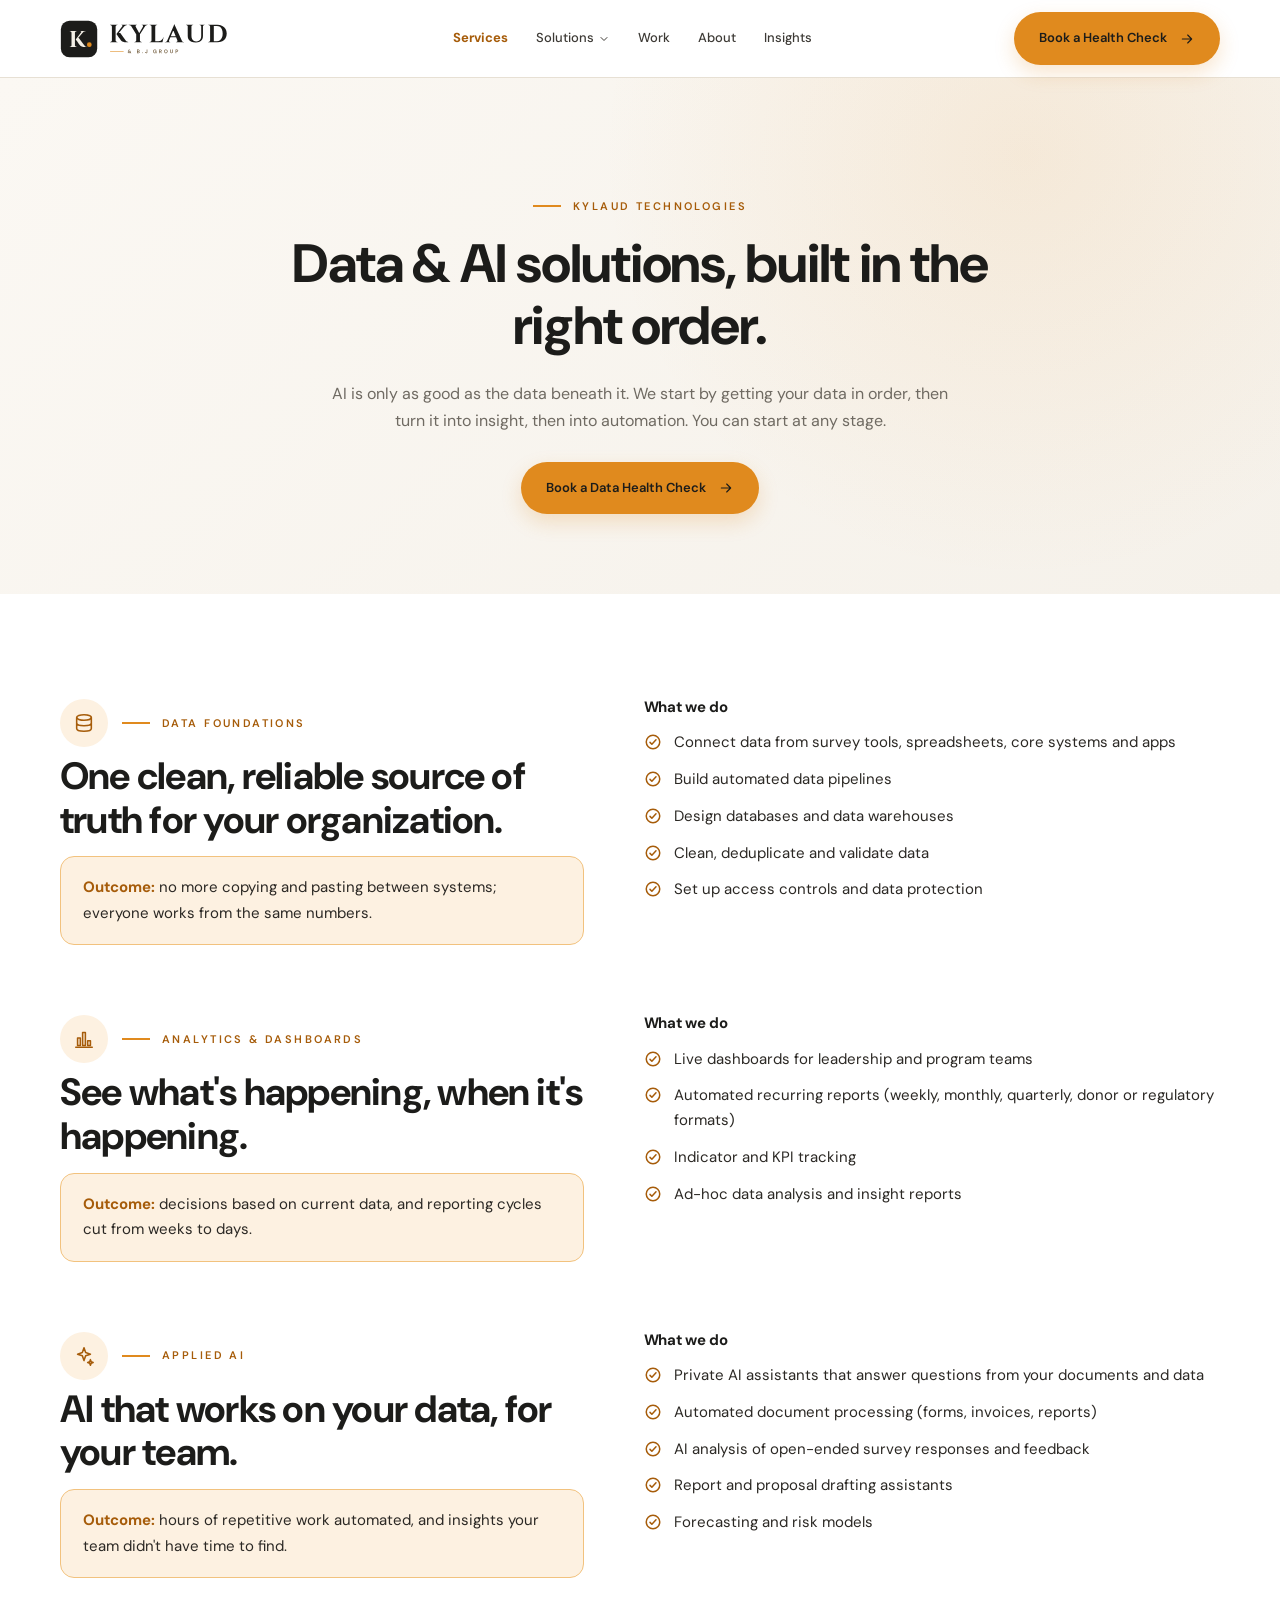
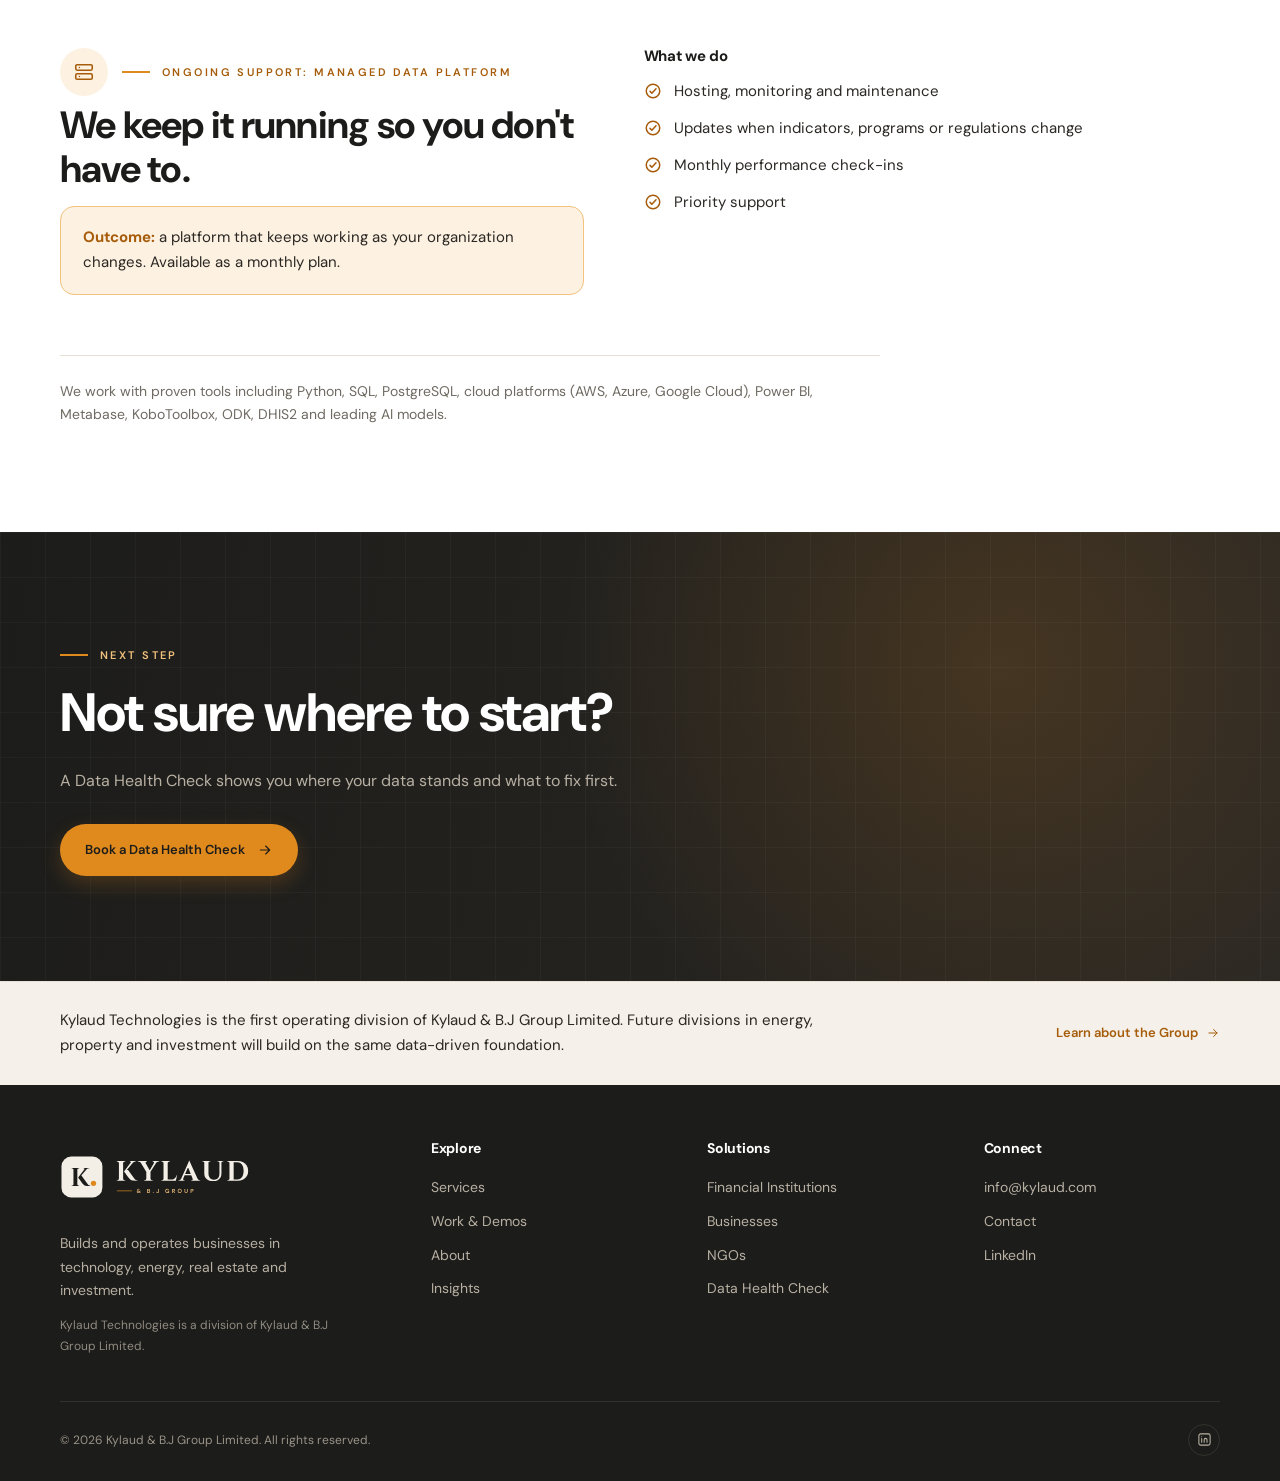
<file: services.html>
<!DOCTYPE html>
<html lang="en">
<head>
  <meta charset="UTF-8" />
  <meta name="viewport" content="width=device-width, initial-scale=1.0" />
  <meta name="description" content="Data foundations, analytics and dashboards, and applied AI, built in the right order, plus a managed data platform to keep it running." />
  <title>Services | Kylaud Technologies · Kylaud & B.J Group</title>

  <link rel="preconnect" href="https://fonts.googleapis.com" />
  <link rel="preconnect" href="https://fonts.gstatic.com" crossorigin />
  <link rel="icon" href="images/kylaud-logo-pack/icons/favicon.ico" sizes="any" />
  <link rel="icon" type="image/png" sizes="32x32" href="images/kylaud-logo-pack/icons/kylaud-icon-32.png" />
  <link rel="apple-touch-icon" href="images/kylaud-logo-pack/icons/kylaud-icon-180.png" />
  <meta name="theme-color" content="#1C1C1A" />
  <link href="https://fonts.googleapis.com/css2?family=DM+Sans:wght@400;500;600;700&display=swap" rel="stylesheet" />
  <link href="css/style.css" rel="stylesheet" />
</head>

<body>

  <header class="navbar">
    <div class="container nav-inner">
      <a href="index.html" class="logo" aria-label="Kylaud &amp; B.J Group home">
        <img src="images/kylaud-logo-pack/svg/kylaud-logo-primary.svg" alt="Kylaud &amp; B.J Group" width="203" height="66" />
      </a>

      <nav class="nav-links" id="navLinks" aria-label="Main navigation">
        <a href="services.html" class="active">Services</a>
        <div class="nav-dropdown">
          <span class="nav-drop-label" tabindex="0" aria-haspopup="true">Solutions <svg class="chev" viewBox="0 0 24 24"><path d="m6 9 6 6 6-6"/></svg></span>
          <div class="nav-dropdown-menu">
            <a href="finance.html">Financial Institutions</a>
            <a href="businesses.html">Businesses</a>
            <a href="ngos.html">NGOs</a>
          </div>
        </div>
        <a href="work.html">Work</a>
        <a href="about.html">About</a>
        <a href="insights.html">Insights</a>
        <a href="health-check.html" class="btn btn-primary nav-cta-mobile">Book a Health Check</a>
      </nav>

      <a href="health-check.html" class="btn btn-primary nav-cta">Book a Health Check <svg class="icon" viewBox="0 0 24 24"><path d="M5 12h14M13 6l6 6-6 6"/></svg></a>

      <button class="menu-toggle" id="menuToggle" aria-label="Toggle navigation" aria-expanded="false">
        <svg class="icon ic-open" viewBox="0 0 24 24"><path d="M4 7h16M4 12h16M4 17h16"/></svg>
        <svg class="icon ic-close" viewBox="0 0 24 24"><path d="M6 6l12 12M18 6 6 18"/></svg>
      </button>
    </div>
  </header>

  <main>

    <section class="page-hero">
      <div class="container">
        <div class="eyebrow">Kylaud Technologies</div>
        <h1>Data &amp; AI solutions, built in the right order.</h1>
        <p>AI is only as good as the data beneath it. We start by getting your data in order, then turn it into insight, then into automation. You can start at any stage.</p>
        <div class="hero-actions"><a href="health-check.html" class="btn btn-primary">Book a Data Health Check <svg class="icon" viewBox="0 0 24 24"><path d="M5 12h14M13 6l6 6-6 6"/></svg></a></div>
      </div>
    </section>

    <section class="section">
      <div class="container">
        <div class="split" id="foundations">
          <div>
            <div class="service-head"><div class="service-icon"><svg class="icon" viewBox="0 0 24 24"><ellipse cx="12" cy="6" rx="8" ry="3"/><path d="M4 6v6c0 1.7 3.6 3 8 3s8-1.3 8-3V6M4 12v6c0 1.7 3.6 3 8 3s8-1.3 8-3v-6"/></svg></div><div class="section-label" style="margin:0;">Data Foundations</div></div>
            <h2>One clean, reliable source of truth for your organization.</h2>
            <div class="callout"><strong>Outcome:</strong> no more copying and pasting between systems; everyone works from the same numbers.</div>
          </div>
          <div>
            <h4 style="font-size:15px; margin-bottom:14px;">What we do</h4>
            <ul class="checklist">
              <li>Connect data from survey tools, spreadsheets, core systems and apps</li>
              <li>Build automated data pipelines</li>
              <li>Design databases and data warehouses</li>
              <li>Clean, deduplicate and validate data</li>
              <li>Set up access controls and data protection</li>
            </ul>
          </div>
        </div>

        <div class="split" id="analytics">
          <div>
            <div class="service-head"><div class="service-icon"><svg class="icon" viewBox="0 0 24 24"><path d="M3 21h18"/><rect x="5" y="11" width="3" height="8"/><rect x="10.5" y="5" width="3" height="14"/><rect x="16" y="14" width="3" height="5"/></svg></div><div class="section-label" style="margin:0;">Analytics &amp; Dashboards</div></div>
            <h2>See what's happening, when it's happening.</h2>
            <div class="callout"><strong>Outcome:</strong> decisions based on current data, and reporting cycles cut from weeks to days.</div>
          </div>
          <div>
            <h4 style="font-size:15px; margin-bottom:14px;">What we do</h4>
            <ul class="checklist">
              <li>Live dashboards for leadership and program teams</li>
              <li>Automated recurring reports (weekly, monthly, quarterly, donor or regulatory formats)</li>
              <li>Indicator and KPI tracking</li>
              <li>Ad-hoc data analysis and insight reports</li>
            </ul>
          </div>
        </div>

        <div class="split" id="ai">
          <div>
            <div class="service-head"><div class="service-icon"><svg class="icon" viewBox="0 0 24 24"><path d="M12 3l1.8 5.2L19 10l-5.2 1.8L12 17l-1.8-5.2L5 10l5.2-1.8L12 3Z"/><path d="M19 16l.8 2.2L22 19l-2.2.8L19 22l-.8-2.2L16 19l2.2-.8L19 16Z"/></svg></div><div class="section-label" style="margin:0;">Applied AI</div></div>
            <h2>AI that works on your data, for your team.</h2>
            <div class="callout"><strong>Outcome:</strong> hours of repetitive work automated, and insights your team didn't have time to find.</div>
          </div>
          <div>
            <h4 style="font-size:15px; margin-bottom:14px;">What we do</h4>
            <ul class="checklist">
              <li>Private AI assistants that answer questions from your documents and data</li>
              <li>Automated document processing (forms, invoices, reports)</li>
              <li>AI analysis of open-ended survey responses and feedback</li>
              <li>Report and proposal drafting assistants</li>
              <li>Forecasting and risk models</li>
            </ul>
          </div>
        </div>

        <div class="split" id="managed">
          <div>
            <div class="service-head"><div class="service-icon"><svg class="icon" viewBox="0 0 24 24"><rect x="3" y="4" width="18" height="6" rx="1.5"/><rect x="3" y="14" width="18" height="6" rx="1.5"/><path d="M7 7h.01M7 17h.01"/></svg></div><div class="section-label" style="margin:0;">Ongoing support: Managed Data Platform</div></div>
            <h2>We keep it running so you don't have to.</h2>
            <div class="callout"><strong>Outcome:</strong> a platform that keeps working as your organization changes. Available as a monthly plan.</div>
          </div>
          <div>
            <h4 style="font-size:15px; margin-bottom:14px;">What we do</h4>
            <ul class="checklist">
              <li>Hosting, monitoring and maintenance</li>
              <li>Updates when indicators, programs or regulations change</li>
              <li>Monthly performance check-ins</li>
              <li>Priority support</li>
            </ul>
          </div>
        </div>

        <p class="tech-line">We work with proven tools including Python, SQL, PostgreSQL, cloud platforms (AWS, Azure, Google Cloud), Power BI, Metabase, KoboToolbox, ODK, DHIS2 and leading AI models.</p>
      </div>
    </section>

    <section class="section vision">
      <div class="container">
        <div class="vision-inner">
          <div class="section-label">Next step</div>
          <h2>Not sure where to start?</h2>
          <p>A Data Health Check shows you where your data stands and what to fix first.</p>
          <div class="vision-actions"><a href="health-check.html" class="btn btn-primary">Book a Data Health Check <svg class="icon" viewBox="0 0 24 24"><path d="M5 12h14M13 6l6 6-6 6"/></svg></a></div>
        </div>
      </div>
    </section>

  </main>

    <div class="roadmap-strip">
      <div class="container">
        <p>Kylaud Technologies is the first operating division of Kylaud &amp; B.J Group Limited. Future divisions in energy, property and investment will build on the same data-driven foundation.</p>
        <a href="about.html#roadmap" class="text-link">Learn about the Group <svg class="icon" viewBox="0 0 24 24"><path d="M5 12h14M13 6l6 6-6 6"/></svg></a>
      </div>
    </div>

  <footer class="footer">
    <div class="container">

      <div class="footer-grid">
        <div class="footer-brand">
          <a href="index.html" class="logo" aria-label="Kylaud &amp; B.J Group home">
            <img src="images/kylaud-logo-pack/svg/kylaud-logo-reversed.svg" alt="Kylaud &amp; B.J Group" width="228" height="74" />
          </a>
          <p class="footer-description">
            Builds and operates businesses in technology, energy, real estate and investment.
          </p>
          <p class="footer-legal">Kylaud Technologies is a division of Kylaud &amp; B.J Group Limited.</p>
        </div>

        <div>
          <h4>Explore</h4>
          <div class="footer-links">
            <a href="services.html">Services</a>
            <a href="work.html">Work &amp; Demos</a>
            <a href="about.html">About</a>
            <a href="insights.html">Insights</a>
          </div>
        </div>

        <div>
          <h4>Solutions</h4>
          <div class="footer-links">
            <a href="finance.html">Financial Institutions</a>
            <a href="businesses.html">Businesses</a>
            <a href="ngos.html">NGOs</a>
            <a href="health-check.html">Data Health Check</a>
          </div>
        </div>

        <div>
          <h4>Connect</h4>
          <div class="footer-links">
            <a href="mailto:info@kylaud.com">info@kylaud.com</a>
            <a href="contact.html">Contact</a>
            <a href="https://www.linkedin.com/company/kylaud" target="_blank" rel="noopener">LinkedIn</a>
          </div>
        </div>
      </div>

      <div class="footer-bottom">
        <p>&copy; <span id="year"></span> Kylaud &amp; B.J Group Limited. All rights reserved.</p>

        <div class="footer-socials">
          <a href="https://www.linkedin.com/company/kylaud" target="_blank" rel="noopener" aria-label="LinkedIn">
            <svg class="icon" viewBox="0 0 24 24"><rect x="3" y="3" width="18" height="18" rx="3"/><path d="M7.5 10.5v6M7.5 7.6v.1M11.5 16.5v-4c0-1.4 1-2.3 2.2-2.3 1.3 0 2.3.9 2.3 2.3v4"/></svg>
          </a>
        </div>
      </div>
    </div>
  </footer>

  <script src="js/main.js"></script>

</body>
</html>
</file>
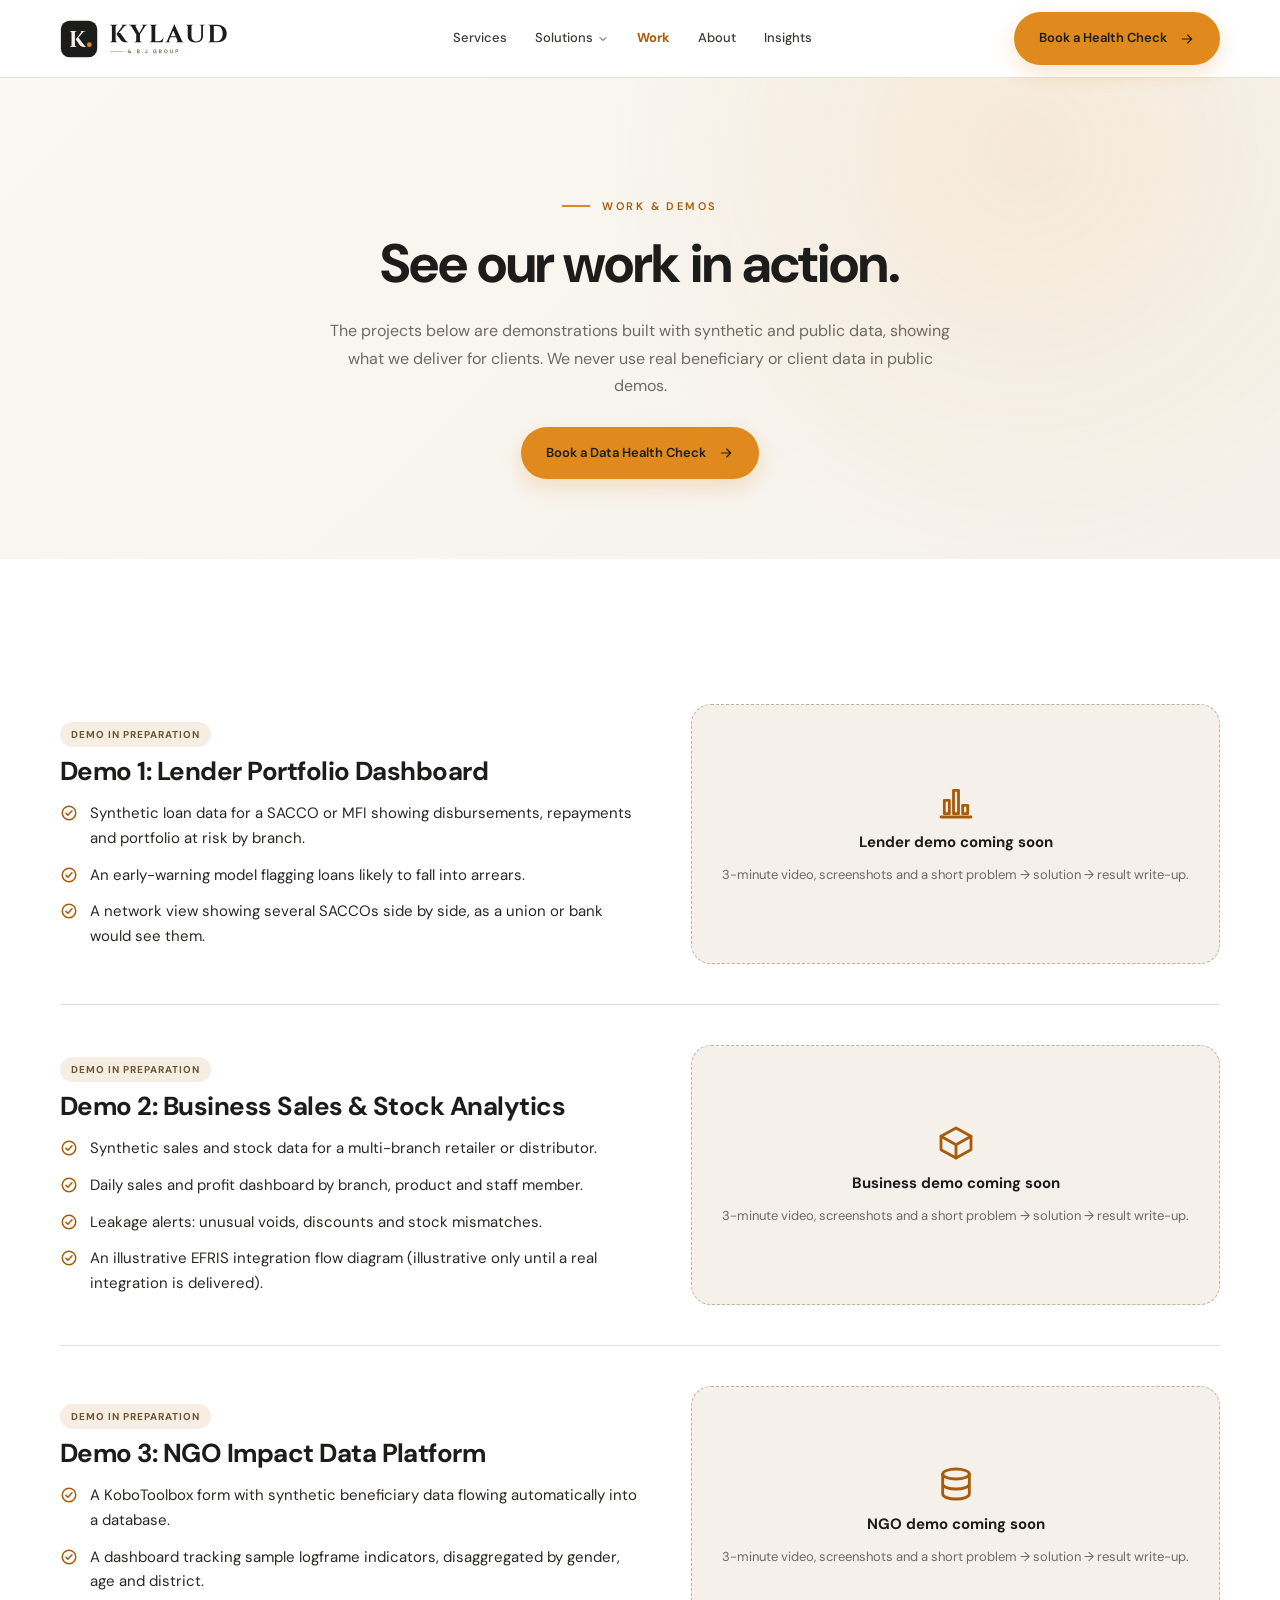
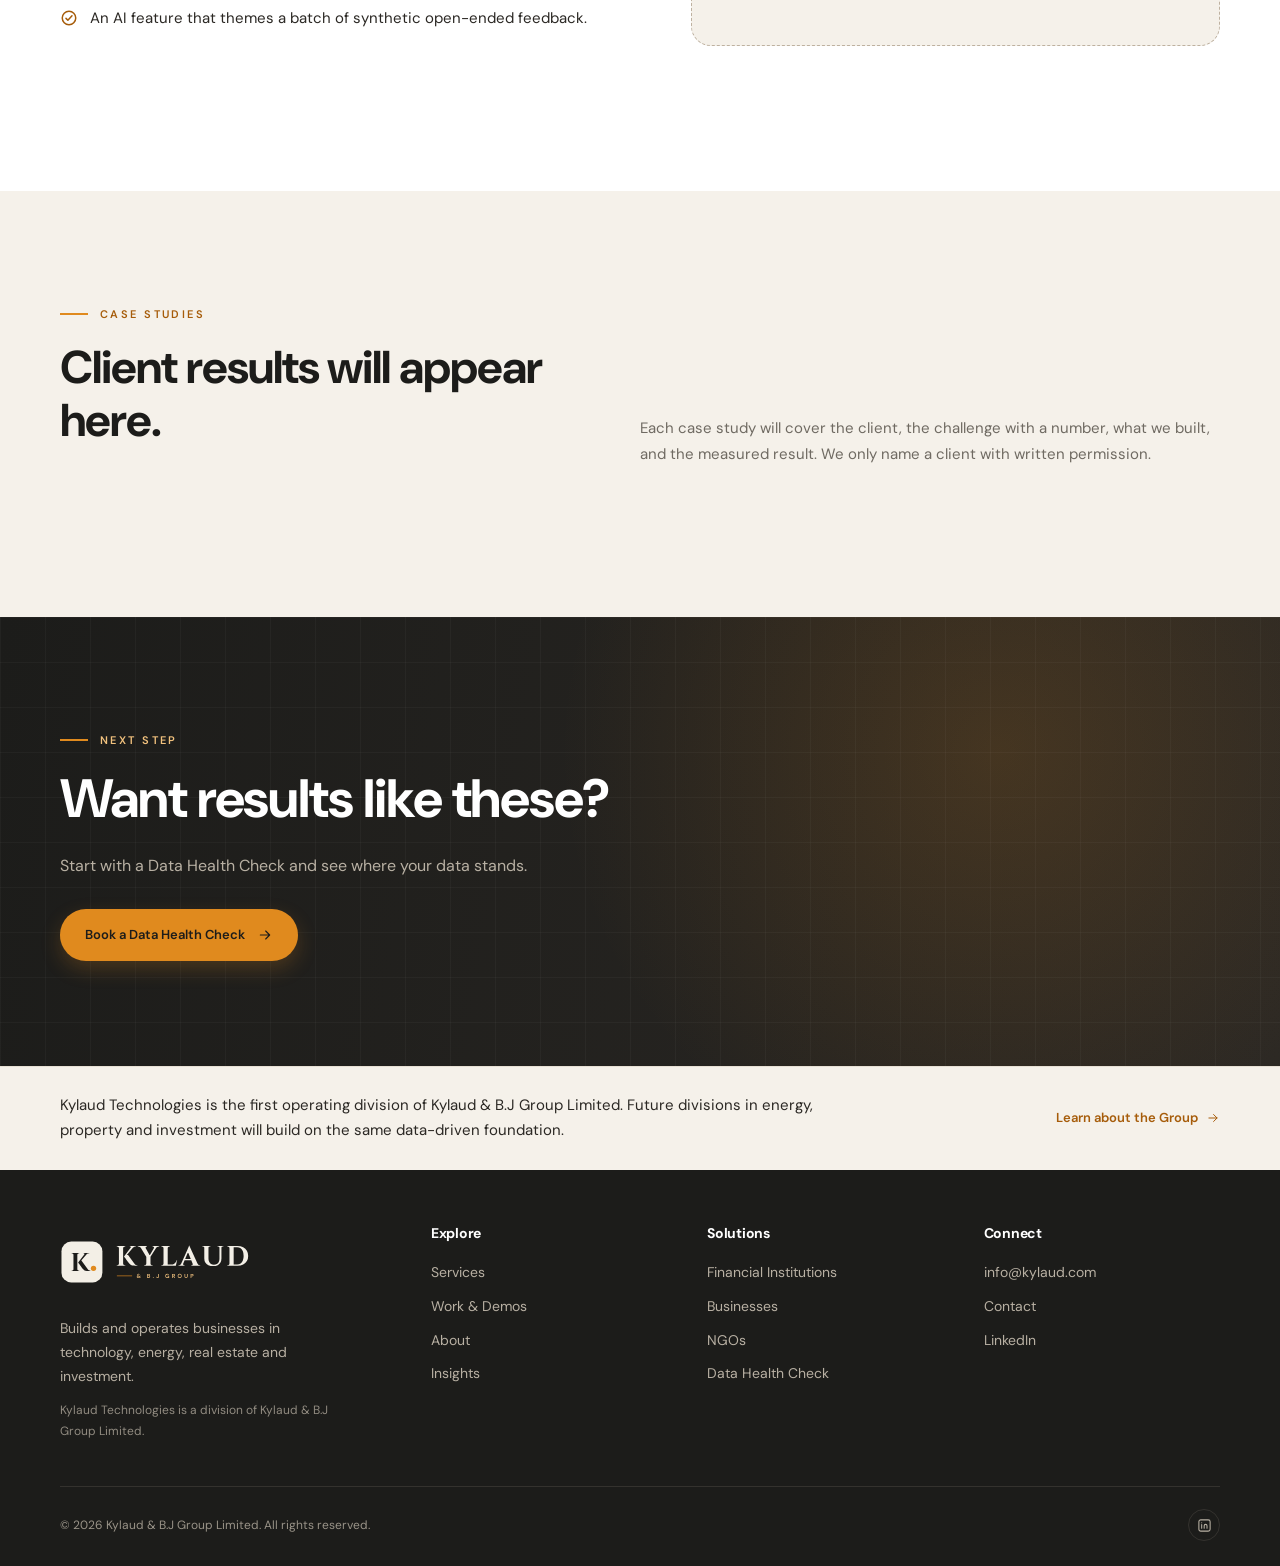
<file: work.html>
<!DOCTYPE html>
<html lang="en">
<head>
  <meta charset="UTF-8" />
  <meta name="viewport" content="width=device-width, initial-scale=1.0" />
  <meta name="description" content="Demonstrations of what Kylaud Technologies delivers for lenders, businesses and NGOs, built with synthetic and public data." />
  <title>Work & Demos | Kylaud Technologies · Kylaud & B.J Group</title>

  <link rel="preconnect" href="https://fonts.googleapis.com" />
  <link rel="preconnect" href="https://fonts.gstatic.com" crossorigin />
  <link rel="icon" href="images/kylaud-logo-pack/icons/favicon.ico" sizes="any" />
  <link rel="icon" type="image/png" sizes="32x32" href="images/kylaud-logo-pack/icons/kylaud-icon-32.png" />
  <link rel="apple-touch-icon" href="images/kylaud-logo-pack/icons/kylaud-icon-180.png" />
  <meta name="theme-color" content="#1C1C1A" />
  <link href="https://fonts.googleapis.com/css2?family=DM+Sans:wght@400;500;600;700&display=swap" rel="stylesheet" />
  <link href="css/style.css" rel="stylesheet" />
</head>

<body>

  <header class="navbar">
    <div class="container nav-inner">
      <a href="index.html" class="logo" aria-label="Kylaud &amp; B.J Group home">
        <img src="images/kylaud-logo-pack/svg/kylaud-logo-primary.svg" alt="Kylaud &amp; B.J Group" width="203" height="66" />
      </a>

      <nav class="nav-links" id="navLinks" aria-label="Main navigation">
        <a href="services.html">Services</a>
        <div class="nav-dropdown">
          <span class="nav-drop-label" tabindex="0" aria-haspopup="true">Solutions <svg class="chev" viewBox="0 0 24 24"><path d="m6 9 6 6 6-6"/></svg></span>
          <div class="nav-dropdown-menu">
            <a href="finance.html">Financial Institutions</a>
            <a href="businesses.html">Businesses</a>
            <a href="ngos.html">NGOs</a>
          </div>
        </div>
        <a href="work.html" class="active">Work</a>
        <a href="about.html">About</a>
        <a href="insights.html">Insights</a>
        <a href="health-check.html" class="btn btn-primary nav-cta-mobile">Book a Health Check</a>
      </nav>

      <a href="health-check.html" class="btn btn-primary nav-cta">Book a Health Check <svg class="icon" viewBox="0 0 24 24"><path d="M5 12h14M13 6l6 6-6 6"/></svg></a>

      <button class="menu-toggle" id="menuToggle" aria-label="Toggle navigation" aria-expanded="false">
        <svg class="icon ic-open" viewBox="0 0 24 24"><path d="M4 7h16M4 12h16M4 17h16"/></svg>
        <svg class="icon ic-close" viewBox="0 0 24 24"><path d="M6 6l12 12M18 6 6 18"/></svg>
      </button>
    </div>
  </header>

  <main>

    <section class="page-hero">
      <div class="container">
        <div class="eyebrow">Work &amp; demos</div>
        <h1>See our work in action.</h1>
        <p>The projects below are demonstrations built with synthetic and public data, showing what we deliver for clients. We never use real beneficiary or client data in public demos.</p>
        <div class="hero-actions"><a href="health-check.html" class="btn btn-primary">Book a Data Health Check <svg class="icon" viewBox="0 0 24 24"><path d="M5 12h14M13 6l6 6-6 6"/></svg></a></div>
      </div>
    </section>

    <section class="section" id="demos">
      <div class="container">
        <div class="demo" id="demo-lender">
          <div>
            <span class="badge">Demo in preparation</span>
            <h3>Demo 1: Lender Portfolio Dashboard</h3>
            <ul class="checklist">
              <li>Synthetic loan data for a SACCO or MFI showing disbursements, repayments and portfolio at risk by branch.</li>
              <li>An early-warning model flagging loans likely to fall into arrears.</li>
              <li>A network view showing several SACCOs side by side, as a union or bank would see them.</li>
            </ul>
          </div>
          <div class="video-slot"><svg class="icon" viewBox="0 0 24 24"><path d="M3 21h18"/><rect x="5" y="11" width="3" height="8"/><rect x="10.5" y="5" width="3" height="14"/><rect x="16" y="14" width="3" height="5"/></svg><strong>Lender demo coming soon</strong><span>3-minute video, screenshots and a short problem &rarr; solution &rarr; result write-up.</span></div>
        </div>
        <div class="demo" id="demo-business">
          <div>
            <span class="badge">Demo in preparation</span>
            <h3>Demo 2: Business Sales &amp; Stock Analytics</h3>
            <ul class="checklist">
              <li>Synthetic sales and stock data for a multi-branch retailer or distributor.</li>
              <li>Daily sales and profit dashboard by branch, product and staff member.</li>
              <li>Leakage alerts: unusual voids, discounts and stock mismatches.</li>
              <li>An illustrative EFRIS integration flow diagram (illustrative only until a real integration is delivered).</li>
            </ul>
          </div>
          <div class="video-slot"><svg class="icon" viewBox="0 0 24 24"><path d="m12 3 9 5v8l-9 5-9-5V8l9-5Z"/><path d="m3 8 9 5 9-5M12 13v8"/></svg><strong>Business demo coming soon</strong><span>3-minute video, screenshots and a short problem &rarr; solution &rarr; result write-up.</span></div>
        </div>
        <div class="demo" id="demo-ngo">
          <div>
            <span class="badge">Demo in preparation</span>
            <h3>Demo 3: NGO Impact Data Platform</h3>
            <ul class="checklist">
              <li>A KoboToolbox form with synthetic beneficiary data flowing automatically into a database.</li>
              <li>A dashboard tracking sample logframe indicators, disaggregated by gender, age and district.</li>
              <li>An AI feature that themes a batch of synthetic open-ended feedback.</li>
            </ul>
          </div>
          <div class="video-slot"><svg class="icon" viewBox="0 0 24 24"><ellipse cx="12" cy="6" rx="8" ry="3"/><path d="M4 6v6c0 1.7 3.6 3 8 3s8-1.3 8-3V6M4 12v6c0 1.7 3.6 3 8 3s8-1.3 8-3v-6"/></svg><strong>NGO demo coming soon</strong><span>3-minute video, screenshots and a short problem &rarr; solution &rarr; result write-up.</span></div>
        </div>
      </div>
    </section>

    <section class="section services">
      <div class="container">
        <div class="section-heading-row" style="">
          <div>
            <div class="section-label">Case studies</div>
            <h2 class="section-title">Client results will appear here.</h2>
          </div>
          <p class="section-description">Each case study will cover the client, the challenge with a number, what we built, and the measured result. We only name a client with written permission.</p>
        </div>
      </div>
    </section>

    <section class="section vision">
      <div class="container">
        <div class="vision-inner">
          <div class="section-label">Next step</div>
          <h2>Want results like these?</h2>
          <p>Start with a Data Health Check and see where your data stands.</p>
          <div class="vision-actions"><a href="health-check.html" class="btn btn-primary">Book a Data Health Check <svg class="icon" viewBox="0 0 24 24"><path d="M5 12h14M13 6l6 6-6 6"/></svg></a></div>
        </div>
      </div>
    </section>

  </main>

    <div class="roadmap-strip">
      <div class="container">
        <p>Kylaud Technologies is the first operating division of Kylaud &amp; B.J Group Limited. Future divisions in energy, property and investment will build on the same data-driven foundation.</p>
        <a href="about.html#roadmap" class="text-link">Learn about the Group <svg class="icon" viewBox="0 0 24 24"><path d="M5 12h14M13 6l6 6-6 6"/></svg></a>
      </div>
    </div>

  <footer class="footer">
    <div class="container">

      <div class="footer-grid">
        <div class="footer-brand">
          <a href="index.html" class="logo" aria-label="Kylaud &amp; B.J Group home">
            <img src="images/kylaud-logo-pack/svg/kylaud-logo-reversed.svg" alt="Kylaud &amp; B.J Group" width="228" height="74" />
          </a>
          <p class="footer-description">
            Builds and operates businesses in technology, energy, real estate and investment.
          </p>
          <p class="footer-legal">Kylaud Technologies is a division of Kylaud &amp; B.J Group Limited.</p>
        </div>

        <div>
          <h4>Explore</h4>
          <div class="footer-links">
            <a href="services.html">Services</a>
            <a href="work.html">Work &amp; Demos</a>
            <a href="about.html">About</a>
            <a href="insights.html">Insights</a>
          </div>
        </div>

        <div>
          <h4>Solutions</h4>
          <div class="footer-links">
            <a href="finance.html">Financial Institutions</a>
            <a href="businesses.html">Businesses</a>
            <a href="ngos.html">NGOs</a>
            <a href="health-check.html">Data Health Check</a>
          </div>
        </div>

        <div>
          <h4>Connect</h4>
          <div class="footer-links">
            <a href="mailto:info@kylaud.com">info@kylaud.com</a>
            <a href="contact.html">Contact</a>
            <a href="https://www.linkedin.com/company/kylaud" target="_blank" rel="noopener">LinkedIn</a>
          </div>
        </div>
      </div>

      <div class="footer-bottom">
        <p>&copy; <span id="year"></span> Kylaud &amp; B.J Group Limited. All rights reserved.</p>

        <div class="footer-socials">
          <a href="https://www.linkedin.com/company/kylaud" target="_blank" rel="noopener" aria-label="LinkedIn">
            <svg class="icon" viewBox="0 0 24 24"><rect x="3" y="3" width="18" height="18" rx="3"/><path d="M7.5 10.5v6M7.5 7.6v.1M11.5 16.5v-4c0-1.4 1-2.3 2.2-2.3 1.3 0 2.3.9 2.3 2.3v4"/></svg>
          </a>
        </div>
      </div>
    </div>
  </footer>

  <script src="js/main.js"></script>

</body>
</html>
</file>
<file: css/style.css>
:root {
  --charcoal: #1C1C1A;
  --brown: #6B5433;
  --amber: #E08A1E;
  --amber-deep: #A65C0A;
  --sand: #F2C27E;

  --white: #FFFFFF;
  --cream: #F5F1EA;
  --ink: #2B2824;
  --stone: #6F6A62;
  --linen: #E7E0D4;

  --amber-hover: #C9760F;
  --charcoal-hover: #34322E;
  --nav-text: #3D3A35;
  --footer-text: #B8B0A3;
  --amber-tint: #FDF1E1;
  --sand-tint: #F6EEE2;
  --error: #B3261E;

  --font-logo: 'Cinzel', Georgia, serif;
  --font-sans: 'DM Sans', 'Segoe UI', system-ui, sans-serif;

  --shadow: 0 18px 55px rgba(28, 28, 26, 0.08);
  --radius: 20px;
}

* {
  margin: 0;
  padding: 0;
  box-sizing: border-box;
}

html {
  scroll-behavior: smooth;
  scroll-padding-top: 90px;
}

body {
  font-family: var(--font-sans);
  font-weight: 400;
  color: var(--ink);
  background: var(--white);
  line-height: 1.7;
}

h1, h2, h3, h4 {
  font-family: var(--font-sans);
  font-weight: 700;
  letter-spacing: -0.02em;
  line-height: 1.15;
  color: var(--charcoal);
}

a {
  color: inherit;
  text-decoration: none;
}

button, input, select, textarea {
  font: inherit;
}

button, a {
  -webkit-tap-highlight-color: transparent;
}

img {
  max-width: 100%;
  display: block;
}

.container {
  width: min(1160px, calc(100% - 40px));
  margin: 0 auto;
}

.section {
  padding: 105px 0;
}

/* Section labels echo the logo's "& B.J GROUP" line */
.section-label,
.eyebrow {
  display: inline-flex;
  align-items: center;
  gap: 12px;
  color: var(--amber-deep);
  font-size: 11px;
  font-weight: 600;
  letter-spacing: 0.22em;
  text-transform: uppercase;
  margin-bottom: 18px;
}

.section-label::before,
.eyebrow::before {
  content: "";
  width: 28px;
  height: 2px;
  background: var(--amber);
  flex-shrink: 0;
}

.eyebrow span { color: var(--brown); }

.section-title {
  font-size: clamp(32px, 4vw, 46px);
  margin-bottom: 20px;
}

.section-description {
  color: var(--stone);
  max-width: 580px;
  font-size: 15px;
}

.icon {
  display: block;
  fill: none;
  stroke: currentColor;
  stroke-width: 1.7;
  stroke-linecap: round;
  stroke-linejoin: round;
}

/* Buttons: amber uses charcoal text, never white */
.btn {
  display: inline-flex;
  align-items: center;
  justify-content: center;
  gap: 12px;
  border: 1px solid transparent;
  border-radius: 999px;
  padding: 14px 24px;
  font-size: 13px;
  font-weight: 600;
  cursor: pointer;
  transition: transform .25s ease, box-shadow .25s ease, background .25s ease;
}

.btn:hover { transform: translateY(-2px); }
.btn .icon { width: 16px; height: 16px; flex-shrink: 0; }

.btn-primary {
  background: var(--amber);
  color: var(--charcoal);
  box-shadow: 0 8px 20px rgba(224, 138, 30, .22);
}

.btn-primary:hover { background: var(--amber-hover); }

.btn-outline {
  border-color: var(--amber);
  color: var(--charcoal);
  background: transparent;
}

.btn-outline:hover { background: var(--amber-tint); }

.btn-dark {
  background: var(--charcoal);
  color: var(--white);
}

.btn-dark:hover { background: var(--charcoal-hover); }

.btn:disabled { opacity: .6; cursor: default; transform: none; }

/* Navigation */
.navbar {
  height: 78px;
  display: flex;
  align-items: center;
  justify-content: space-between;
  background: rgba(255, 255, 255, .95);
  backdrop-filter: blur(16px);
  border-bottom: 1px solid var(--linen);
  position: sticky;
  top: 0;
  z-index: 1000;
}

.nav-inner {
  display: flex;
  align-items: center;
  justify-content: space-between;
  gap: 30px;
}

.logo { display: inline-flex; align-items: center; }
.logo img { height: 66px; width: auto; margin-left: -12px; }

.nav-links {
  display: flex;
  align-items: center;
  gap: 28px;
}

.nav-links a,
.nav-drop-label {
  font-size: 13px;
  font-weight: 500;
  color: var(--nav-text);
  transition: color .2s ease;
}

.nav-links a:hover,
.nav-links a.active,
.nav-dropdown:hover .nav-drop-label,
.nav-dropdown:focus-within .nav-drop-label,
.nav-dropdown.active .nav-drop-label {
  color: var(--amber-deep);
}

.nav-links a.active,
.nav-dropdown.active .nav-drop-label { font-weight: 700; }

.nav-links a.btn,
.nav-links a.btn:hover { color: var(--charcoal); }

.nav-dropdown { position: relative; }

.nav-drop-label {
  cursor: pointer;
  display: inline-flex;
  align-items: center;
  gap: 4px;
  padding: 8px 0;
}

.nav-drop-label .chev {
  width: 12px;
  height: 12px;
  fill: none;
  stroke: currentColor;
  stroke-width: 2;
  stroke-linecap: round;
  stroke-linejoin: round;
}

.nav-dropdown-menu {
  position: absolute;
  top: 100%;
  left: -16px;
  min-width: 220px;
  background: var(--white);
  border: 1px solid var(--linen);
  border-radius: 12px;
  box-shadow: var(--shadow);
  padding: 8px;
  display: none;
  flex-direction: column;
}

.nav-dropdown:hover .nav-dropdown-menu,
.nav-dropdown:focus-within .nav-dropdown-menu { display: flex; }

.nav-dropdown-menu a { padding: 10px 12px; border-radius: 8px; }
.nav-dropdown-menu a:hover { background: var(--cream); }

.nav-cta-mobile { display: none; }

.menu-toggle {
  display: none;
  border: 0;
  background: transparent;
  cursor: pointer;
  color: var(--charcoal);
}

.menu-toggle .icon { width: 24px; height: 24px; }
.menu-toggle .ic-close { display: none; }
.menu-toggle[aria-expanded="true"] .ic-open { display: none; }
.menu-toggle[aria-expanded="true"] .ic-close { display: block; }

/* Heroes */
.hero,
.page-hero {
  background:
    radial-gradient(circle at 80% 15%, rgba(224, 138, 30, .10), transparent 38%),
    linear-gradient(135deg, #FBF8F3 0%, var(--cream) 100%);
}

.hero { overflow: hidden; }

.hero-inner {
  min-height: 560px;
  display: grid;
  grid-template-columns: 1fr 1fr;
  align-items: center;
  gap: 35px;
  padding: 90px 0 80px;
}

.hero h1 {
  font-size: clamp(36px, 4.4vw, 56px);
  max-width: 640px;
  margin-bottom: 24px;
}

.hero h1 .highlight { color: var(--amber-deep); }

.hero-description {
  font-size: 16px;
  color: var(--stone);
  max-width: 500px;
  margin-bottom: 32px;
}

.hero-actions {
  display: flex;
  flex-wrap: wrap;
  gap: 12px;
}

.page-hero {
  padding: 110px 0 80px;
  text-align: center;
}

.page-hero .eyebrow { justify-content: center; }

.page-hero h1 {
  font-size: clamp(36px, 5vw, 54px);
  max-width: 800px;
  margin: 0 auto 22px;
}

.page-hero p {
  color: var(--stone);
  font-size: 16px;
  max-width: 640px;
  margin: 0 auto;
}

.page-hero .hero-actions {
  justify-content: center;
  margin-top: 28px;
}

/* Hero dashboard illustration */
.dash-wrap {
  display: flex;
  flex-direction: column;
  align-items: center;
}

.dash {
  width: min(460px, 100%);
  background: var(--white);
  border: 1px solid var(--linen);
  border-radius: 18px;
  box-shadow: 0 30px 70px rgba(28, 28, 26, .12);
  padding: 18px 20px 20px;
}

.dash-top {
  display: flex;
  align-items: center;
  gap: 6px;
  margin-bottom: 16px;
}

.dash-top span {
  width: 9px;
  height: 9px;
  border-radius: 50%;
  background: var(--linen);
}

.dash-top em {
  margin-left: 10px;
  font-style: normal;
  font-size: 11px;
  font-weight: 600;
  color: var(--stone);
}

.dash-kpis {
  display: grid;
  grid-template-columns: repeat(3, 1fr);
  gap: 10px;
  margin-bottom: 16px;
}

.dash-kpis div {
  background: var(--cream);
  border-radius: 10px;
  padding: 10px 12px;
}

.dash-kpis small {
  display: block;
  font-size: 10px;
  color: var(--stone);
}

.dash-kpis strong {
  display: block;
  font-size: 22px;
  letter-spacing: -0.02em;
  color: var(--charcoal);
  line-height: 1.3;
}

.dash-kpis i {
  font-style: normal;
  font-size: 10px;
  font-weight: 600;
  color: var(--stone);
}

.dash-kpis i.up { color: var(--amber-deep); }
.dash-kpis i.down { color: var(--brown); }

.dash-chart {
  height: 110px;
  display: flex;
  align-items: flex-end;
  gap: 8px;
  padding: 10px 4px 0;
  border-bottom: 1px solid var(--linen);
  margin-bottom: 14px;
}

.dash-chart b {
  flex: 1;
  border-radius: 5px 5px 0 0;
  background: var(--amber);
}

.dash-chart b.alt { background: var(--sand); }

.dash-alerts {
  list-style: none;
  display: flex;
  flex-direction: column;
  gap: 8px;
}

.dash-alerts li {
  display: flex;
  align-items: center;
  gap: 9px;
  font-size: 12px;
  color: var(--ink);
}

.dash-alerts .dot {
  width: 8px;
  height: 8px;
  border-radius: 50%;
  background: var(--sand);
  flex-shrink: 0;
}

.dash-alerts .dot.warn { background: var(--amber); }

.dash-caption {
  text-align: center;
  font-size: 10px;
  letter-spacing: 0.18em;
  text-transform: uppercase;
  color: var(--stone);
  font-weight: 600;
  margin-top: 16px;
}

/* Two-column copy blocks */
.about-grid {
  display: grid;
  grid-template-columns: 1fr 1.15fr;
  align-items: center;
  gap: 75px;
}

.about-copy p {
  font-size: 15px;
  color: var(--stone);
  margin-bottom: 25px;
  max-width: 490px;
}

.text-link {
  display: inline-flex;
  gap: 8px;
  align-items: center;
  color: var(--amber-deep);
  font-weight: 600;
  font-size: 13px;
}

.text-link .icon { width: 14px; height: 14px; }

.split {
  display: grid;
  grid-template-columns: 1fr 1.1fr;
  gap: 60px;
  align-items: start;
}

.split + .split { margin-top: 70px; }
.split h2 { font-size: clamp(28px, 3.4vw, 38px); margin: 8px 0 14px; }
.split p.lead { color: var(--stone); font-size: 15px; margin-bottom: 20px; }
.split p.formal {
  font-family: var(--font-logo);
  font-weight: 500;
  font-size: 19px;
  line-height: 1.6;
  letter-spacing: 0.01em;
  color: var(--charcoal);
}

/* Cards */
.services { background: var(--cream); }

.section-heading-row {
  display: flex;
  justify-content: space-between;
  align-items: flex-end;
  gap: 30px;
  margin-bottom: 45px;
}

.services-grid {
  display: grid;
  grid-template-columns: repeat(4, 1fr);
  gap: 16px;
}

.services-grid.cols-3 { grid-template-columns: repeat(3, 1fr); }

.service-card {
  background: var(--white);
  border: 1px solid var(--linen);
  border-radius: 15px;
  padding: 26px 22px;
  min-height: 280px;
  display: flex;
  flex-direction: column;
  color: inherit;
  transition: transform .25s ease, box-shadow .25s ease;
}

.service-card.compact { min-height: auto; }

.service-card:hover {
  transform: translateY(-5px);
  box-shadow: var(--shadow);
}

.service-icon {
  width: 48px;
  height: 48px;
  border-radius: 50%;
  background: var(--amber-tint);
  display: grid;
  place-items: center;
  color: var(--amber-deep);
  margin-bottom: 20px;
}

.service-icon .icon { width: 22px; height: 22px; }

.service-card.alt .service-icon {
  background: var(--sand-tint);
  color: var(--brown);
}

.service-card h3 { font-size: 19px; margin-bottom: 12px; }

.service-card p {
  color: var(--stone);
  font-size: 14px;
  line-height: 1.75;
}

.service-card .card-link {
  margin-top: auto;
  padding-top: 18px;
  color: var(--amber-deep);
  font-weight: 600;
  font-size: 13px;
}

.service-head { display: flex; align-items: center; gap: 14px; }
.service-head .service-icon { margin: 0; flex-shrink: 0; }

/* Process steps */
.steps {
  display: grid;
  grid-template-columns: repeat(4, 1fr);
  gap: 16px;
}

.step {
  background: var(--white);
  border: 1px solid var(--linen);
  border-radius: 15px;
  padding: 24px 22px;
}

.step-number {
  width: 34px;
  height: 34px;
  border-radius: 50%;
  background: var(--charcoal);
  color: var(--white);
  display: grid;
  place-items: center;
  font-weight: 700;
  font-size: 14px;
  margin-bottom: 16px;
}

.step h3 { font-size: 17px; margin-bottom: 8px; }
.step p { font-size: 14px; color: var(--stone); line-height: 1.7; }

/* Check lists */
.checklist {
  list-style: none;
  display: flex;
  flex-direction: column;
  gap: 12px;
}

.checklist li {
  position: relative;
  padding-left: 30px;
  font-size: 15px;
  color: var(--ink);
  line-height: 1.65;
}

.checklist li::before {
  content: "";
  position: absolute;
  left: 0;
  top: 3px;
  width: 18px;
  height: 18px;
  background: url("data:image/svg+xml,%3Csvg xmlns='http://www.w3.org/2000/svg' viewBox='0 0 24 24' fill='none' stroke='%23A65C0A' stroke-width='2' stroke-linecap='round' stroke-linejoin='round'%3E%3Ccircle cx='12' cy='12' r='9'/%3E%3Cpath d='m8 12.5 2.5 2.5 5.5-6'/%3E%3C/svg%3E") center / contain no-repeat;
}

.checklist.dots li::before {
  width: 8px;
  height: 8px;
  top: 10px;
  left: 4px;
  border-radius: 50%;
  background: var(--amber);
}

/* Callouts, badges, tables, FAQ */
.callout {
  background: var(--amber-tint);
  border: 1px solid var(--sand);
  border-radius: 14px;
  padding: 18px 22px;
  font-size: 15px;
  color: var(--ink);
}

.callout strong { color: var(--amber-deep); }

.badge {
  display: inline-block;
  padding: 4px 11px;
  border-radius: 999px;
  font-size: 10px;
  font-weight: 700;
  letter-spacing: 0.1em;
  text-transform: uppercase;
  background: var(--sand-tint);
  color: var(--brown);
}

.badge.live { background: var(--amber-tint); color: var(--amber-deep); }

.data-table {
  width: 100%;
  border-collapse: collapse;
  background: var(--white);
  border: 1px solid var(--linen);
  font-size: 15px;
}

.data-table th,
.data-table td {
  text-align: left;
  padding: 16px 20px;
  border-bottom: 1px solid var(--linen);
  vertical-align: top;
}

.data-table th {
  background: var(--cream);
  font-size: 11px;
  letter-spacing: 0.18em;
  text-transform: uppercase;
  color: var(--brown);
}

.data-table tr:last-child td { border-bottom: 0; }
.data-table td:first-child { font-weight: 600; color: var(--charcoal); }

.faq { display: flex; flex-direction: column; gap: 12px; max-width: 820px; }

.faq details {
  background: var(--white);
  border: 1px solid var(--linen);
  border-radius: 14px;
  padding: 18px 22px;
}

.faq summary {
  cursor: pointer;
  font-weight: 600;
  color: var(--charcoal);
  font-size: 16px;
  list-style: none;
  display: flex;
  justify-content: space-between;
  align-items: center;
  gap: 16px;
}

.faq summary::-webkit-details-marker { display: none; }

.faq summary::after {
  content: "";
  width: 16px;
  height: 16px;
  flex-shrink: 0;
  background: url("data:image/svg+xml,%3Csvg xmlns='http://www.w3.org/2000/svg' viewBox='0 0 24 24' fill='none' stroke='%23A65C0A' stroke-width='2' stroke-linecap='round' stroke-linejoin='round'%3E%3Cpath d='m6 9 6 6 6-6'/%3E%3C/svg%3E") center / contain no-repeat;
  transition: transform .2s ease;
}

.faq details[open] summary::after { transform: rotate(180deg); }
.faq details p { margin-top: 12px; color: var(--stone); font-size: 15px; }

/* Media placeholder and demos */
.video-slot {
  min-height: 260px;
  border-radius: var(--radius);
  background: var(--cream);
  border: 1px dashed rgba(107, 84, 51, .4);
  display: flex;
  flex-direction: column;
  align-items: center;
  justify-content: center;
  gap: 8px;
  text-align: center;
  padding: 24px;
  color: var(--stone);
}

.video-slot .icon { width: 40px; height: 40px; color: var(--amber-deep); }
.video-slot strong { color: var(--charcoal); font-size: 15px; }
.video-slot span { font-size: 13px; }

.demo {
  display: grid;
  grid-template-columns: 1.1fr 1fr;
  gap: 50px;
  align-items: center;
  padding: 40px 0;
  border-bottom: 1px solid var(--linen);
}

.demo:last-of-type { border-bottom: 0; }
.demo h3 { font-size: 26px; margin: 10px 0 14px; }

.tech-line {
  font-size: 14px;
  color: var(--stone);
  border-top: 1px solid var(--linen);
  padding-top: 24px;
  margin-top: 60px;
  max-width: 820px;
}

.founder {
  max-width: 820px;
  font-size: 18px;
  color: var(--ink);
  border-left: 3px solid var(--amber);
  padding-left: 24px;
}

.integrity {
  background: var(--charcoal);
  color: var(--white);
  border-radius: 24px;
  padding: 50px 55px;
  display: grid;
  grid-template-columns: auto 1fr;
  gap: 28px;
  align-items: start;
}

.integrity .service-icon { background: rgba(242, 194, 126, .14); color: var(--sand); margin: 0; }
.integrity .section-label { color: var(--sand); }
.integrity h2 { color: var(--white); font-size: 30px; margin-bottom: 12px; }
.integrity p { color: var(--footer-text); font-size: 16px; max-width: 720px; }

/* CTA band */
.vision {
  background:
    radial-gradient(circle at 78% 30%, rgba(224, 138, 30, .16), transparent 42%),
    linear-gradient(100deg, var(--charcoal), var(--ink));
  color: var(--white);
  position: relative;
  overflow: hidden;
}

.vision::before {
  content: "";
  position: absolute;
  inset: 0;
  background-image:
    linear-gradient(rgba(255,255,255,.03) 1px, transparent 1px),
    linear-gradient(90deg, rgba(255,255,255,.03) 1px, transparent 1px);
  background-size: 45px 45px;
}

.vision-inner {
  position: relative;
  z-index: 1;
  max-width: 780px;
}

.vision .section-label { color: var(--sand); }

.vision h2 {
  color: var(--white);
  font-size: clamp(34px, 4.5vw, 54px);
  margin-bottom: 22px;
}

.vision p {
  color: var(--footer-text);
  font-size: 16px;
  max-width: 570px;
  margin-bottom: 30px;
}

.vision-actions { display: flex; flex-wrap: wrap; gap: 12px; }

.roadmap-strip {
  background: var(--cream);
  border-top: 1px solid var(--linen);
  padding: 26px 0;
  font-size: 15px;
  color: var(--ink);
}

.roadmap-strip .container {
  display: flex;
  justify-content: space-between;
  align-items: center;
  gap: 24px;
  flex-wrap: wrap;
}

.roadmap-strip p { max-width: 780px; }

/* Contact and forms */
.contact { background: var(--cream); }

.contact-grid {
  display: grid;
  grid-template-columns: .9fr 1.1fr;
  gap: 75px;
  align-items: start;
}

.contact-info p {
  color: var(--stone);
  font-size: 15px;
  margin-bottom: 30px;
  max-width: 420px;
}

.contact-actions {
  display: flex;
  flex-wrap: wrap;
  gap: 12px;
  margin-bottom: 40px;
}

.contact-highlights { display: flex; flex-direction: column; gap: 22px; }
.contact-highlight { display: flex; gap: 16px; align-items: flex-start; }

.contact-highlight .icon {
  width: 44px;
  height: 44px;
  flex-shrink: 0;
  border-radius: 12px;
  background: var(--amber-tint);
  color: var(--amber-deep);
  display: grid;
  place-items: center;
}

.contact-highlight .icon svg { width: 22px; height: 22px; }
.contact-highlight h4 { font-size: 16px; margin-bottom: 3px; }
.contact-highlight p { color: var(--stone); font-size: 14px; margin: 0; }

.contact-form {
  background: var(--white);
  padding: 30px;
  border-radius: 18px;
  border: 1px solid var(--linen);
  box-shadow: 0 10px 40px rgba(28, 28, 26, .05);
}

.form-grid {
  display: grid;
  grid-template-columns: 1fr 1fr;
  gap: 17px;
}

.form-group { display: flex; flex-direction: column; gap: 7px; }
.form-group.full { grid-column: 1 / -1; }

.form-group label {
  font-size: 12px;
  font-weight: 600;
  color: var(--nav-text);
}

.form-group input,
.form-group select,
.form-group textarea {
  width: 100%;
  border: 1px solid var(--linen);
  border-radius: 8px;
  padding: 12px 13px;
  font-size: 14px;
  color: var(--ink);
  outline: none;
  background: var(--white);
  transition: border-color .2s ease, box-shadow .2s ease;
}

.form-group input:focus,
.form-group select:focus,
.form-group textarea:focus {
  border-color: var(--amber-deep);
  box-shadow: 0 0 0 3px rgba(224, 138, 30, .16);
}

.form-group textarea { resize: vertical; min-height: 110px; }

.form-submit { margin-top: 20px; width: 100%; }

.notice { font-size: 13px; color: var(--stone); margin-top: 14px; }

.form-status {
  display: none;
  margin-top: 12px;
  font-size: 14px;
  font-weight: 600;
  color: var(--amber-deep);
}

.form-status.show { display: block; }
.form-status.error { color: var(--error); }

/* Footer */
.footer {
  background: var(--charcoal);
  color: var(--white);
  padding: 55px 0 25px;
}

.footer-grid {
  display: grid;
  grid-template-columns: 1.4fr 1fr 1fr 1fr;
  gap: 40px;
  padding-bottom: 45px;
}

.footer .logo { margin-bottom: 18px; }
.footer .logo img { height: 74px; margin-left: -13px; }

.footer-description {
  color: var(--footer-text);
  font-size: 14px;
  max-width: 260px;
}

.footer-legal {
  color: var(--footer-text);
  opacity: .75;
  font-size: 12px;
  margin-top: 12px;
  max-width: 280px;
}

.footer h4 {
  color: var(--white);
  font-size: 14px;
  margin-bottom: 20px;
}

.footer-links { display: flex; flex-direction: column; gap: 10px; }

.footer-links a {
  color: var(--footer-text);
  font-size: 14px;
  transition: color .2s ease;
}

.footer-links a:hover { color: var(--sand); }

.footer-bottom {
  border-top: 1px solid var(--charcoal-hover);
  padding-top: 22px;
  display: flex;
  justify-content: space-between;
  align-items: center;
  gap: 20px;
}

.footer-bottom p { color: var(--footer-text); opacity: .8; font-size: 12px; }

.footer-socials { display: flex; gap: 12px; }

.footer-socials a {
  width: 32px;
  height: 32px;
  border: 1px solid var(--charcoal-hover);
  border-radius: 50%;
  display: grid;
  place-items: center;
  color: var(--footer-text);
}

.footer-socials a:hover { border-color: var(--sand); color: var(--sand); }
.footer-socials .icon { width: 15px; height: 15px; }

/* Responsive */
@media (max-width: 1024px) {
  .services-grid { grid-template-columns: repeat(2, 1fr); }
  .steps { grid-template-columns: repeat(2, 1fr); }
  .about-grid, .contact-grid { gap: 45px; }
  .split, .demo { gap: 36px; }
  .footer-grid { grid-template-columns: 1.4fr 1fr 1fr; }
}

@media (max-width: 768px) {
  .container { width: min(100% - 32px, 600px); }
  .section { padding: 75px 0; }
  .navbar { height: 70px; }
  .logo img { height: 56px; }

  .nav-links {
    position: absolute;
    top: 70px;
    left: 0;
    right: 0;
    display: none;
    flex-direction: column;
    align-items: stretch;
    padding: 20px 24px;
    background: var(--white);
    border-bottom: 1px solid var(--linen);
    gap: 0;
  }

  .nav-links.active { display: flex; }
  .nav-links a { padding: 12px 0; }
  .nav-links a.btn { padding: 14px 24px; justify-content: center; }
  .nav-cta { display: none; }
  .nav-cta-mobile { display: inline-flex; margin-top: 12px; }
  .menu-toggle { display: block; }
  .nav-drop-label { padding: 12px 0; }

  .nav-dropdown-menu {
    position: static;
    display: flex;
    border: 0;
    box-shadow: none;
    padding: 0 0 0 14px;
    min-width: 0;
  }

  .hero-inner { grid-template-columns: 1fr; padding: 60px 0 45px; }
  .page-hero { padding: 80px 0 50px; }
  .about-grid, .contact-grid, .split, .demo { grid-template-columns: 1fr; }
  .contact-grid { gap: 35px; }
  .section-heading-row { display: block; }
  .section-heading-row .section-description { margin-top: 20px; }
  .integrity { grid-template-columns: 1fr; padding: 32px 26px; }
  .data-table th, .data-table td { padding: 12px 14px; }
  .roadmap-strip .container { flex-direction: column; align-items: flex-start; }
  .footer-grid { grid-template-columns: 1fr 1fr; gap: 35px; }
  .footer-brand { grid-column: 1 / -1; }
  .footer-bottom { flex-direction: column; align-items: flex-start; }
}

@media (max-width: 480px) {
  .hero-actions .btn,
  .contact-actions .btn,
  .vision-actions .btn { width: 100%; }

  .services-grid,
  .services-grid.cols-3,
  .steps { grid-template-columns: 1fr; }

  .service-card { min-height: auto; }
  .form-grid { grid-template-columns: 1fr; }
  .form-group.full { grid-column: auto; }
  .contact-form { padding: 22px; }
}

.service-card .card-img {
  width: calc(100% + 44px);
  max-width: none;
  margin: -26px -22px 20px;
  height: auto;
  aspect-ratio: 3 / 2;
  object-fit: cover;
  border-radius: 15px 15px 0 0;
  background: var(--white);
}
</file>
